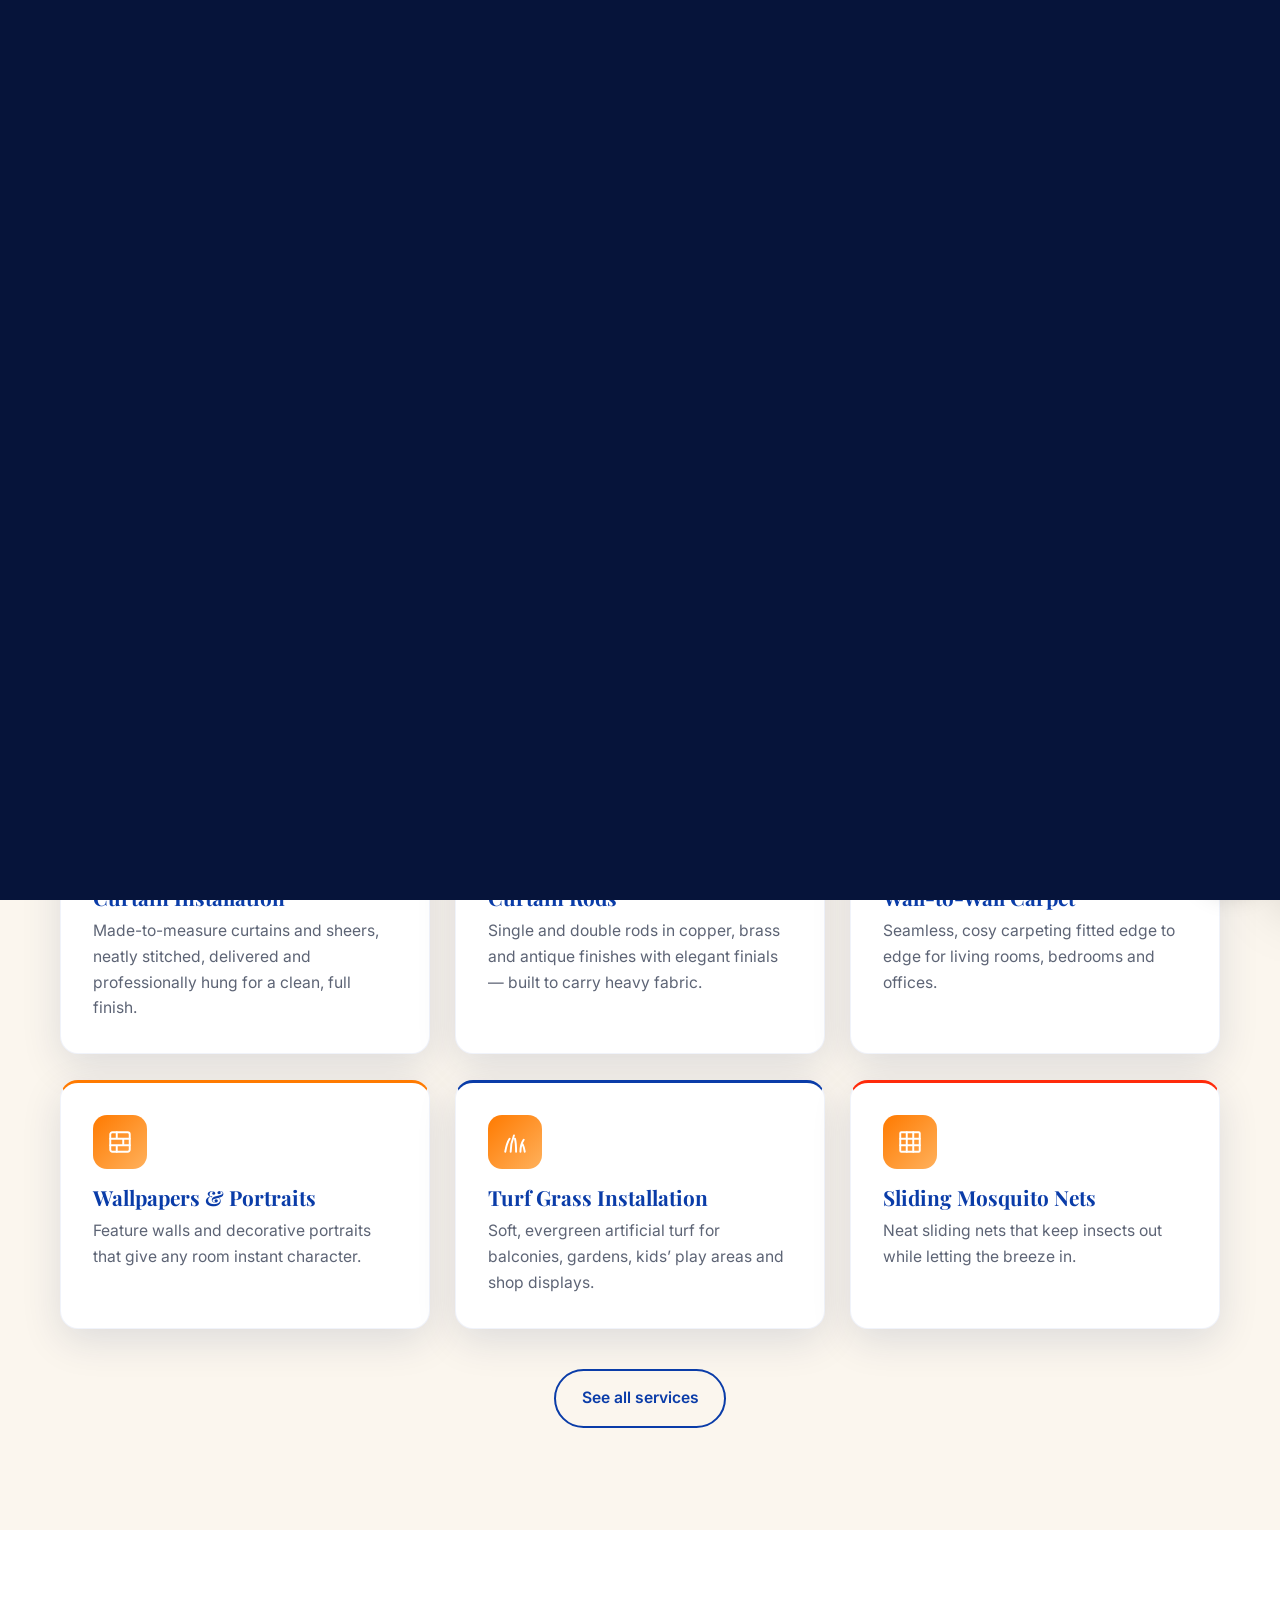
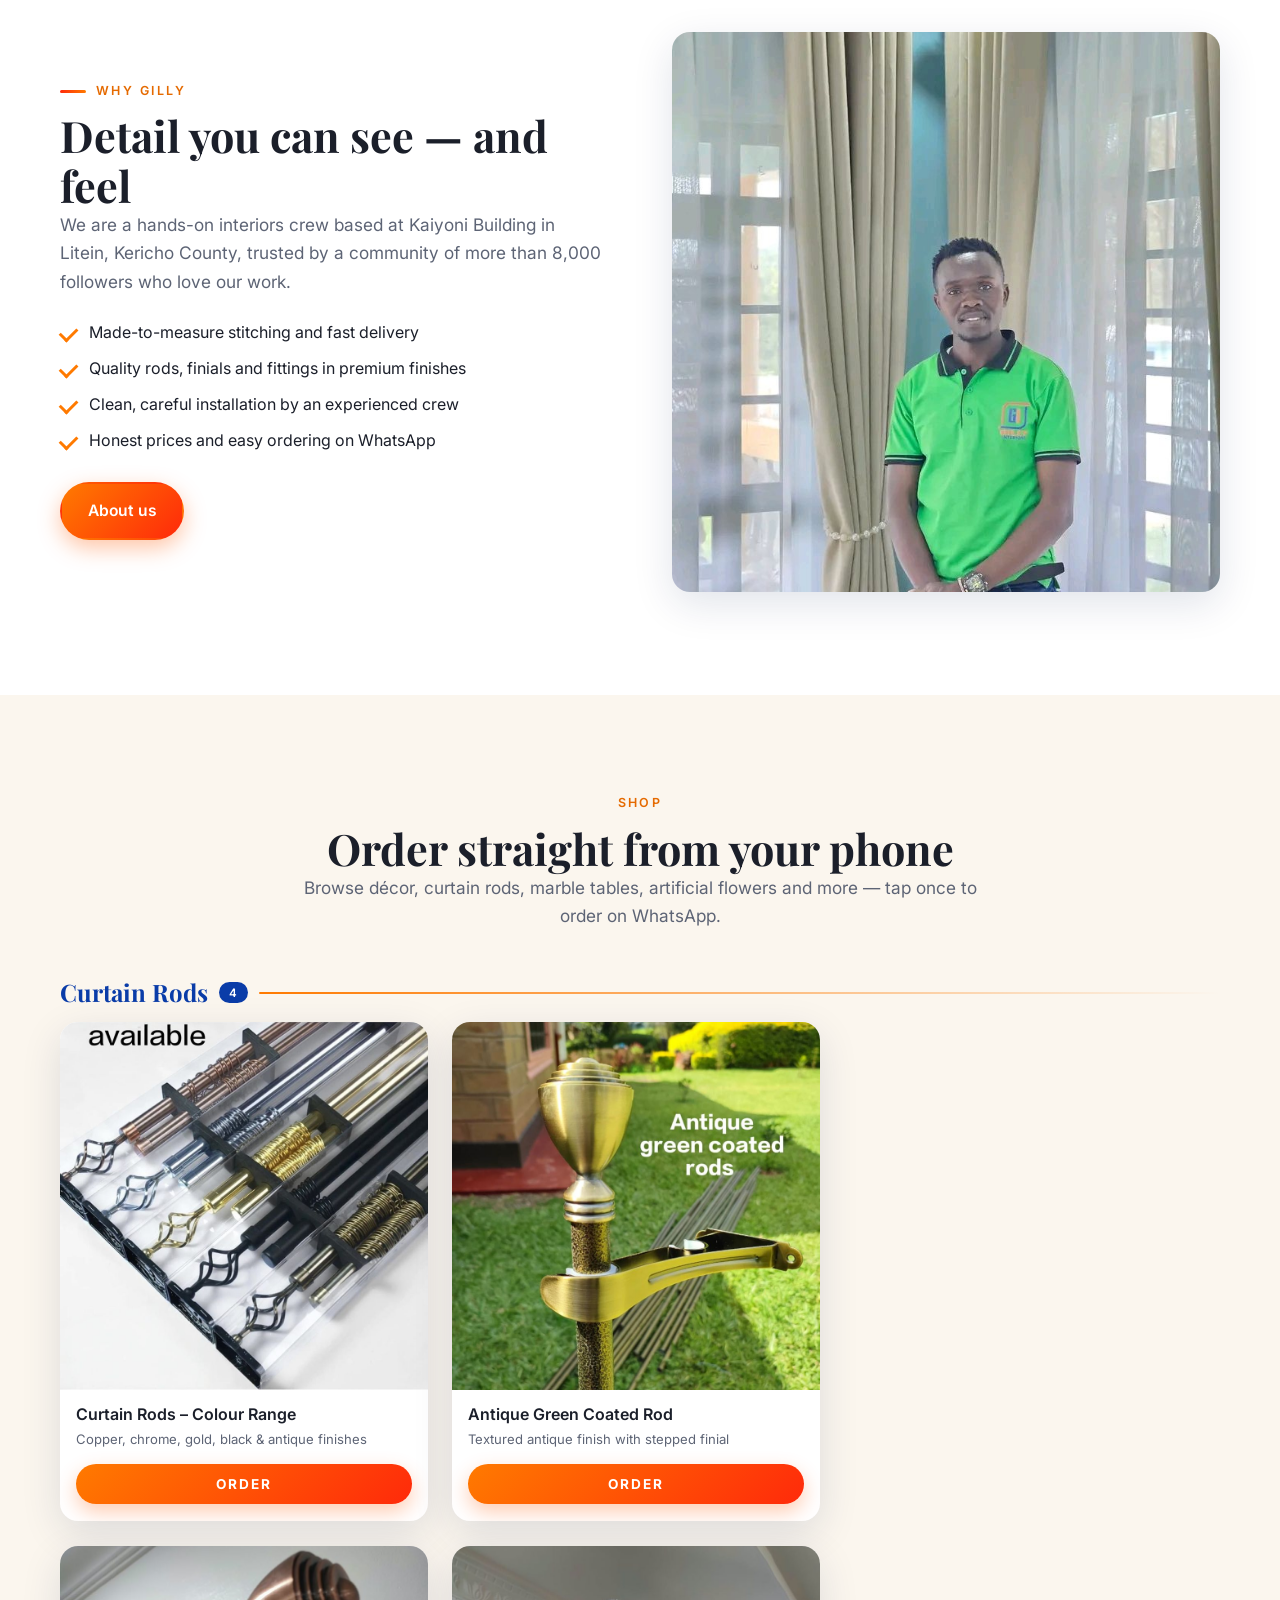
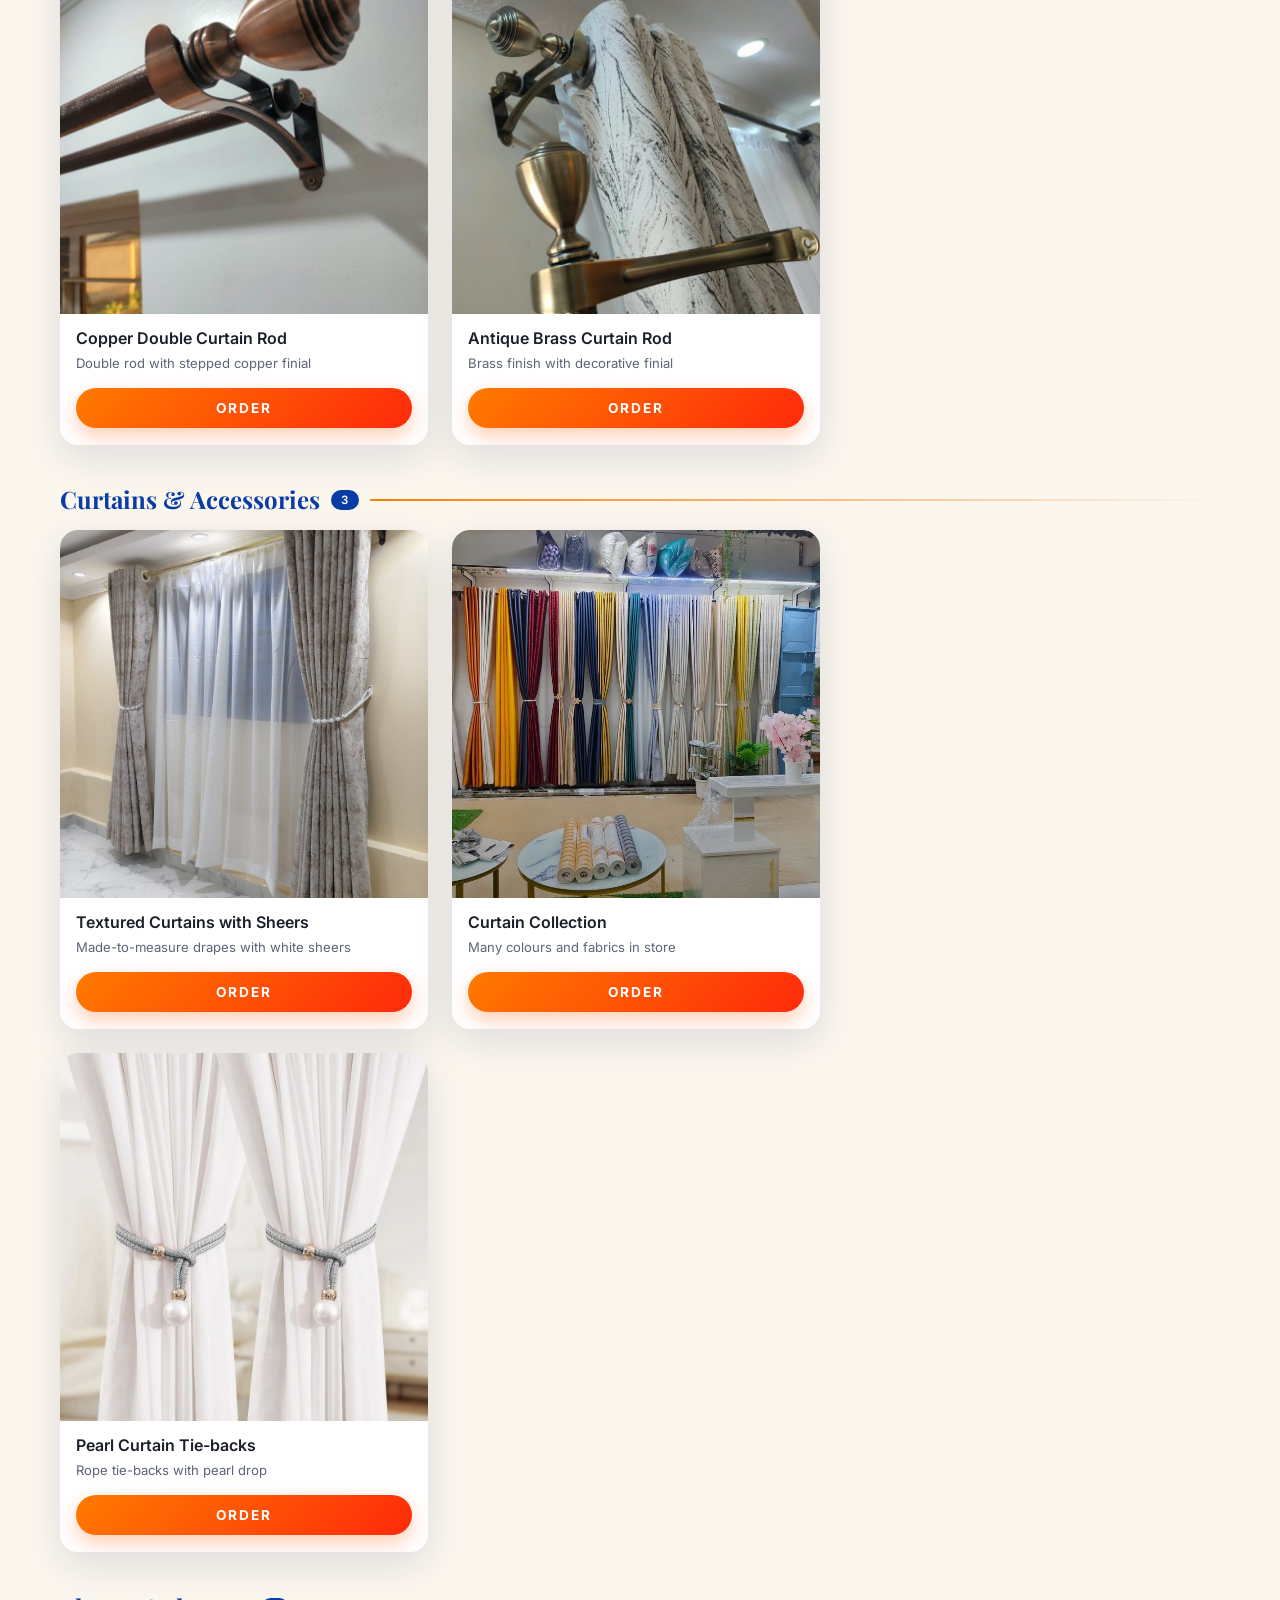
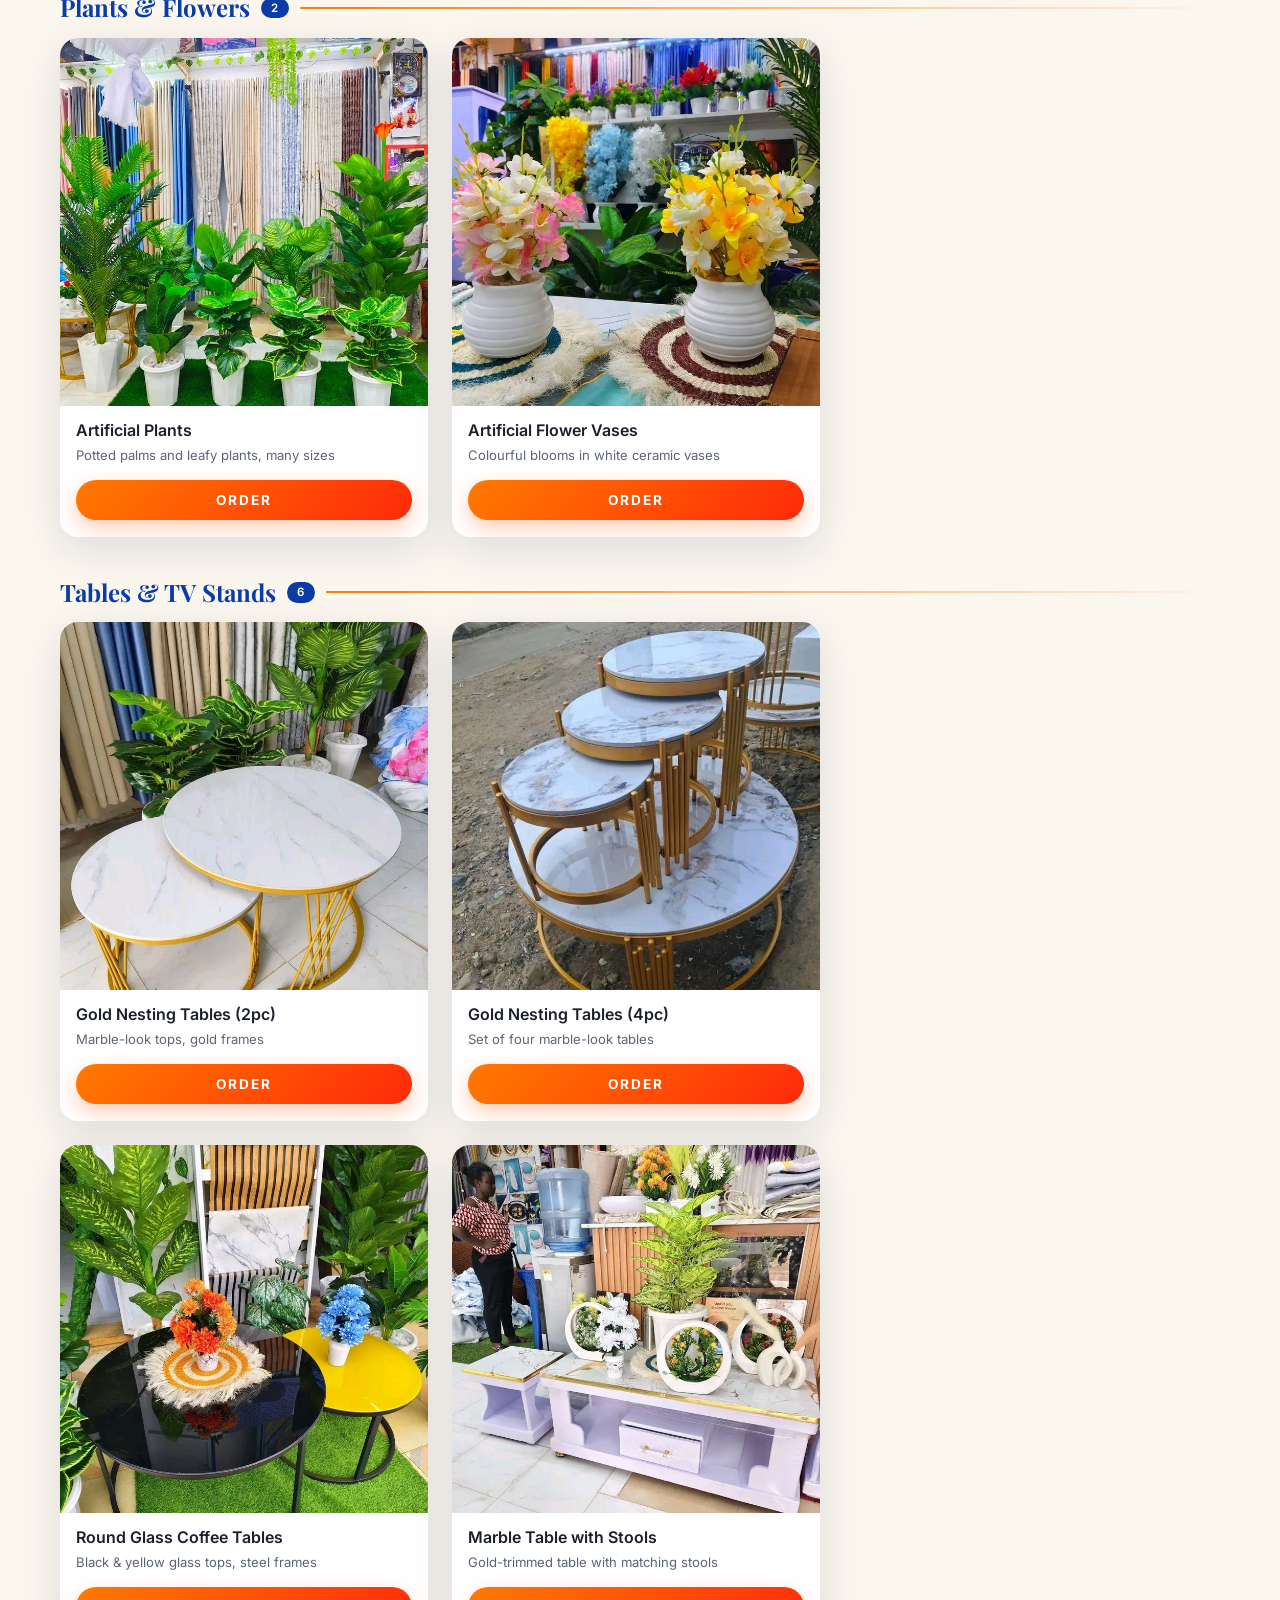
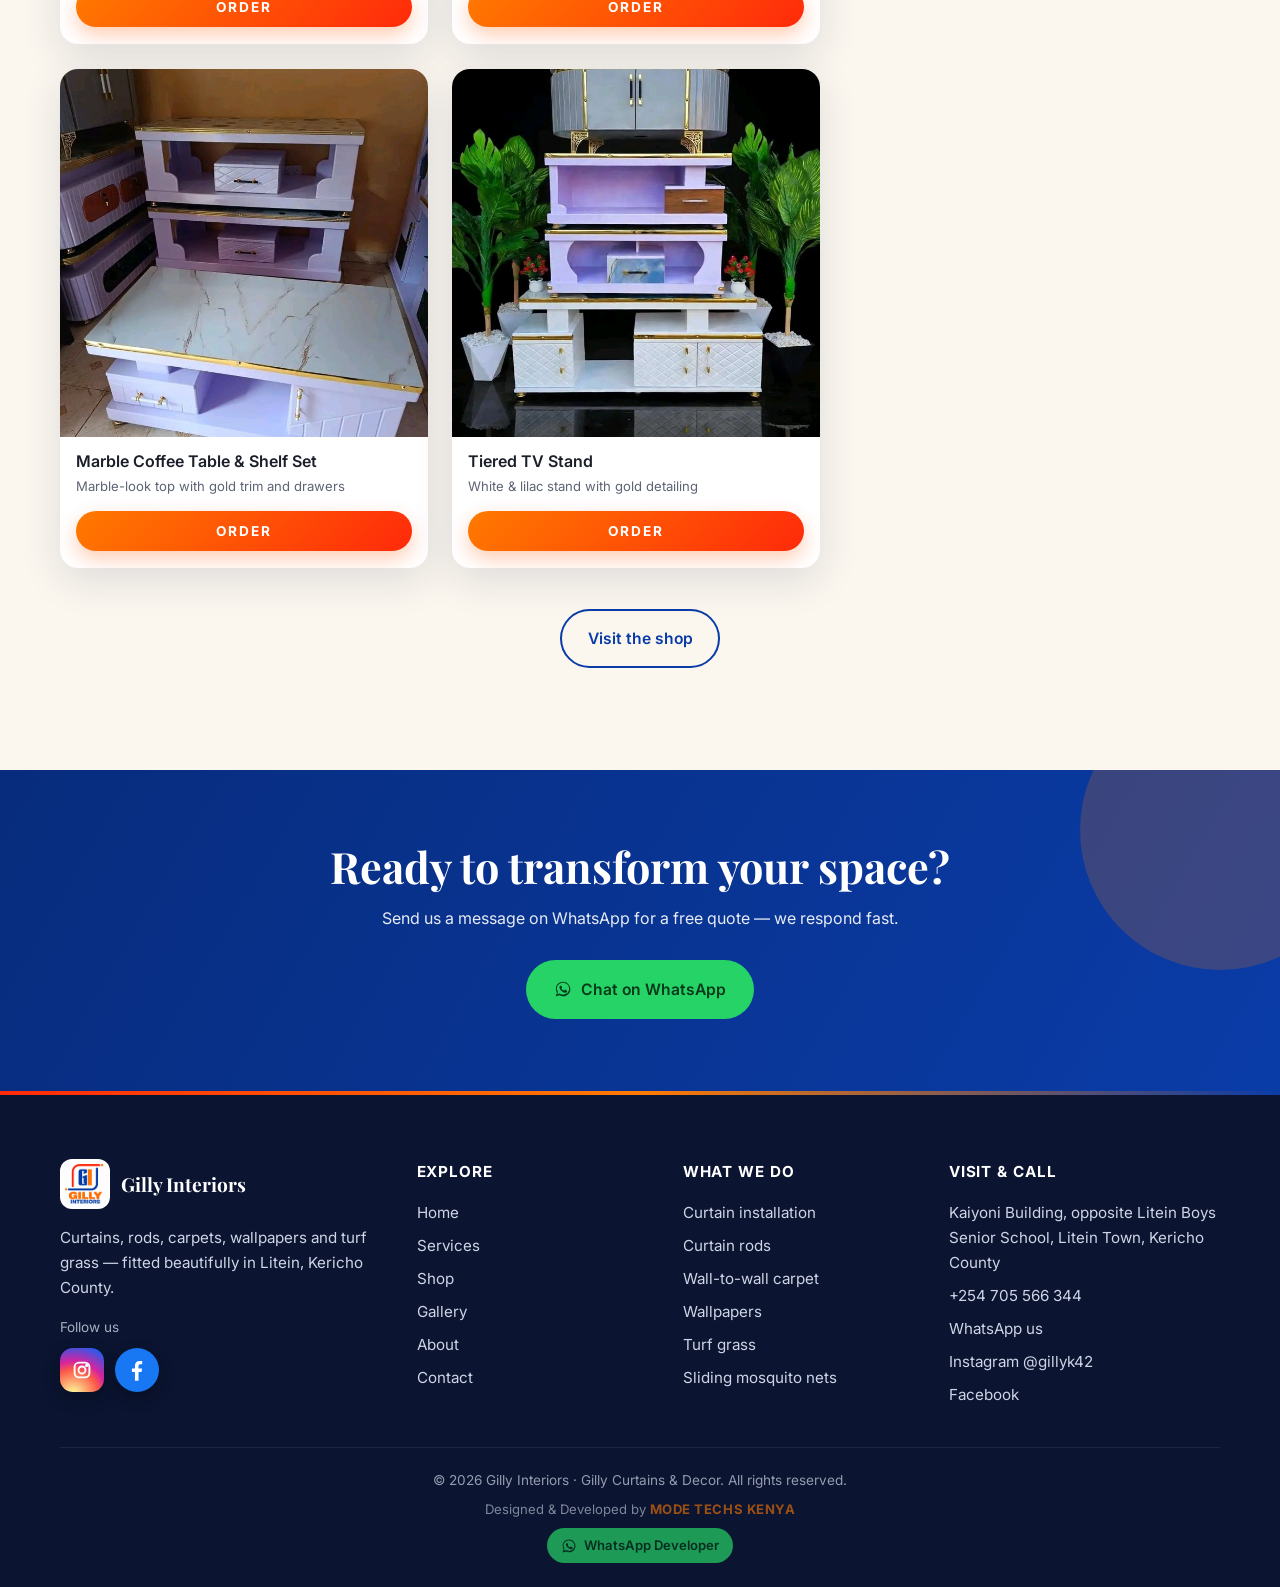
<file: index.html>
<!DOCTYPE html>
<html lang="en"><head>
<meta charset="utf-8"><meta name="viewport" content="width=device-width,initial-scale=1">
<title>Gilly Interiors | Curtains, Rods, Carpets & Décor in Litein, Kericho County</title>
<meta name="description" content="Gilly Interiors – curtain stitching & installation, curtain rods, wall-to-wall carpet, wallpapers, turf grass and sliding mosquito nets. Order online.">
<meta property="og:title" content="Gilly Interiors | Curtains, Rods, Carpets & Décor in Litein, Kericho County"><meta property="og:description" content="Gilly Interiors – curtain stitching & installation, curtain rods, wall-to-wall carpet, wallpapers, turf grass and sliding mosquito nets. Order online."><meta property="og:image" content="https://gillyinteriors.co.ke/img/logo.png"><meta property="og:image:secure_url" content="https://gillyinteriors.co.ke/img/logo.png"><meta property="og:image:type" content="image/png"><meta property="og:image:width" content="480"><meta property="og:image:height" content="480"><meta property="og:url" content="https://gillyinteriors.co.ke/"><meta property="og:site_name" content="Gilly Interiors"><meta name="twitter:card" content="summary"><meta name="twitter:image" content="https://gillyinteriors.co.ke/img/logo.png"><meta property="og:type" content="website">
<meta name="theme-color" content="#0a3ca8">
<link rel="icon" href="https://gillyinteriors.co.ke/favicon.ico" sizes="48x48"><link rel="icon" type="image/png" href="https://gillyinteriors.co.ke/img/favicon-96.png" sizes="96x96"><link rel="icon" type="image/png" href="https://gillyinteriors.co.ke/img/favicon-192.png" sizes="192x192"><link rel="apple-touch-icon" href="https://gillyinteriors.co.ke/img/apple-touch-icon.png">
<link rel="preconnect" href="https://fonts.googleapis.com"><link rel="preconnect" href="https://fonts.gstatic.com" crossorigin>
<link href="https://fonts.googleapis.com/css2?family=Inter:wght@400;500;600;700&family=Playfair+Display:ital,wght@0,600;0,700;1,600&display=swap" rel="stylesheet">
<link rel="stylesheet" href="./style.css">
<script type="application/ld+json">{"@context":"https://schema.org","@type":"HomeAndConstructionBusiness","name":"Gilly Interiors","image":"img/logo.png","telephone":"+254705566344","address":{"@type":"PostalAddress","streetAddress":"Kaiyoni Building, opposite Litein Boys Senior School","addressLocality":"Litein","addressRegion":"Kericho County","addressCountry":"KE"},"sameAs":["https://instagram.com/gillyk42","https://www.facebook.com/share/1J3zjnJ5XR/"]}</script>
<noscript><style>#loader{display:none!important}</style></noscript>
<link rel="preload" as="image" href="img/intro.jpg">
</head><body>
<div id="loader" aria-hidden="true"><div class="ld-half l"><div class="ld-img"></div></div><div class="ld-half r"><div class="ld-img"></div></div><div class="ld-ui"><div class="ld-bar"><i></i></div><span class="ld-txt">Dressing your space <b>0%</b></span></div></div>
<header class="site-header hero-top"><div class="container nav">
<a href="index.html" class="brand"><img decoding="async" src="img/logo.png" alt="Gilly Interiors logo"><span>Gilly Interiors</span></a>
<button class="burger" aria-label="Menu"><span></span><span></span><span></span></button>
<ul class="nav-links"><li><a href="index.html" class="active">Home</a></li><li><a href="services.html" class="">Services</a></li><li><a href="shop.html" class="">Shop</a></li><li><a href="gallery.html" class="">Gallery</a></li><li><a href="about.html" class="">About</a></li><li><a href="contact.html" class="">Contact</a></li><li><a class="btn btn-wa" style="color:#07391b!important" target="_blank" rel="noopener" href="https://wa.me/254705566344?text=Hello%20Gilly%20Interiors">WhatsApp Us</a></li><li class="nav-social"><div class="social"><a class="soc ig" href="https://instagram.com/gillyk42" target="_blank" rel="noopener" aria-label="Gilly Interiors on Instagram"><svg viewBox="0 0 24 24" fill="none" stroke="#fff" stroke-width="1.9"><rect x="4.6" y="4.6" width="14.8" height="14.8" rx="4.4"/><circle cx="12" cy="12" r="3.5"/><circle cx="16.6" cy="7.4" r=".6" fill="#fff"/></svg></a><a class="soc fb" href="https://www.facebook.com/share/1J3zjnJ5XR/" target="_blank" rel="noopener" aria-label="Gilly Interiors on Facebook"><svg viewBox="0 0 24 24" fill="#fff"><path d="M13.4 22v-8.2h2.8l.5-3.3h-3.3V8.4c0-.9.4-1.7 1.8-1.7h1.6V3.8s-1.3-.2-2.5-.2c-2.6 0-4.2 1.600-4.200 4.400v2.500H7.300v3.300h2.800V22z"/></svg></a></div></li></ul>
</div></header>
<section class="hero"><div class="slides"><div class="slide" data-src="img/sunlit-palms.jpg"></div><div class="slide" data-src="img/arched-corridor.jpg"></div><div class="slide" data-src="img/golden-arches.jpg"></div><div class="slide" data-src="img/teal-lounge.jpg"></div><div class="slide" data-src="img/sage-wall.jpg"></div><div class="slide" data-src="img/sunset-glow.jpg"></div><div class="slide" data-src="img/bright-living.jpg"></div><div class="slide" data-src="img/orange-accent.jpg"></div></div>
<div class="container hero-inner"><img decoding="async" class="hero-logo" src="img/logo.png" alt="Gilly Interiors logo">
<h1>Interiors that feel like <em>home</em></h1>
<p>Curtains, rods, carpets, wallpapers and turf grass — stitched, delivered and installed with care.</p>
<div class="hero-cta"><a class="btn btn-primary" href="services.html">Our Services</a><a class="btn btn-ghost" href="shop.html">Shop &amp; Order</a></div></div>
<span class="scroll-hint">Scroll</span><div class="dots"></div></section>
<div class="strip"><div class="container"><ul><li>Curtain stitching &amp; delivery</li><li>Professional installation</li><li>Order via WhatsApp</li><li>Serving from Litein, Kaiyoni Building Opposite Litein Boys Senior School</li></ul></div></div>
<section class="section"><div class="container"><div class="head center reveal"><span class="eyebrow">What we do</span><h2>Everything for a finished room</h2><p class="lead">From the first measurement to the last fold of fabric, one trusted team handles it all.</p></div>
<div class="grid g3"><div class="card reveal"><div class="ico"><svg viewBox="0 0 24 24"><path d="M3 4h18M5 4v16M19 4v16M5 8c3 2 4 6 3 12M19 8c-3 2-4 6-3 12M10 4c0 6 2 10 2 16M14 4c0 6-2 10-2 16"/></svg></div><h3>Curtain Installation</h3><p>Made-to-measure curtains and sheers, neatly stitched, delivered and professionally hung for a clean, full finish.</p></div><div class="card reveal"><div class="ico"><svg viewBox="0 0 24 24"><path d="M2 8h20M2 8v-2M22 8v-2M6 8v4M18 8v4M3 4h2M19 4h2"/><circle cx="3" cy="5" r="1.500"/><circle cx="21" cy="5" r="1.500"/></svg></div><h3>Curtain Rods</h3><p>Single and double rods in copper, brass and antique finishes with elegant finials — built to carry heavy fabric.</p></div><div class="card reveal"><div class="ico"><svg viewBox="0 0 24 24"><rect x="3" y="6" width="18" height="12" rx="1.500"/><path d="M3 10h18M3 14h18M7 6v12M17 6v12"/></svg></div><h3>Wall-to-Wall Carpet</h3><p>Seamless, cosy carpeting fitted edge to edge for living rooms, bedrooms and offices.</p></div><div class="card reveal"><div class="ico"><svg viewBox="0 0 24 24"><rect x="3" y="3" width="18" height="18" rx="2"/><path d="M3 9h18M3 15h18M9 3v6M15 9v6M9 15v6"/></svg></div><h3>Wallpapers & Portraits</h3><p>Feature walls and decorative portraits that give any room instant character.</p></div><div class="card reveal"><div class="ico"><svg viewBox="0 0 24 24"><path d="M3 21c1-6 2-9 4-12M8 21c0-6 1-10 3-15M13 21c0-5 0-8-1-12M17 21c0-5 1-8 3-11M21 21c-.5-3-1-5-2-7"/></svg></div><h3>Turf Grass Installation</h3><p>Soft, evergreen artificial turf for balconies, gardens, kids’ play areas and shop displays.</p></div><div class="card reveal"><div class="ico"><svg viewBox="0 0 24 24"><rect x="3" y="3" width="18" height="18" rx="1"/><path d="M3 9h18M3 15h18M9 3v18M15 3v18"/></svg></div><h3>Sliding Mosquito Nets</h3><p>Neat sliding nets that keep insects out while letting the breeze in.</p></div></div>
<div class="center reveal" style="margin-top:2.5rem"><a class="btn btn-outline" href="services.html">See all services</a></div></div></section>
<section class="section alt"><div class="container split"><div class="reveal"><span class="eyebrow">Why Gilly</span><h2>Detail you can see — and feel</h2>
<p class="lead">We are a hands-on interiors crew based at Kaiyoni Building in Litein, Kericho County, trusted by a community of more than 8,000 followers who love our work.</p>
<ul class="ticks"><li>Made-to-measure stitching and fast delivery</li><li>Quality rods, finials and fittings in premium finishes</li><li>Clean, careful installation by an experienced crew</li><li>Honest prices and easy ordering on WhatsApp</li></ul>
<a class="btn btn-primary" href="about.html">About us</a></div>
<div class="stack reveal"><img decoding="async" src="img/gilly-green.jpg" alt="Gilly Interiors team member beside installed curtains" loading="lazy"></div></div></section>
<section class="section"><div class="container"><div class="head center reveal"><span class="eyebrow">Shop</span><h2>Order straight from your phone</h2><p class="lead">Browse décor, curtain rods, marble tables, artificial flowers and more — tap once to order on WhatsApp.</p></div>
<div id="products" class="products" ></div><div class="center reveal" style="margin-top:2rem"><a class="btn btn-outline" href="shop.html">Visit the shop</a></div></div></section>
<section class="cta-band"><div class="container reveal"><h2>Ready to transform your space?</h2><p>Send us a message on WhatsApp for a free quote — we respond fast.</p><a class="btn btn-wa" target="_blank" rel="noopener" href="https://wa.me/254705566344?text=Hello%20Gilly%20Interiors%2C%20I%20would%20like%20a%20quote"><svg viewBox="0 0 32 32"><path d="M16 3C9 3 3.3 8.6 3.3 15.5c0 2.4.7 4.7 1.9 6.6L3 29l7.100-1.900c1.900 1 4 1.600 6.200 1.600 7 0 12.700-5.600 12.700-12.500S23 3 16 3zm0 22.800c-2 0-3.900-.6-5.500-1.600l-.4-.2-4.200 1.100 1.100-4.100-.3-.4a10.200 10.200 0 0 1-1.600-5.500C5.100 9.600 10 5.100 16 5.100s10.900 4.500 10.900 10.400S22 25.800 16 25.800zm6-7.700c-.3-.2-1.900-.9-2.200-1s-.5-.2-.7.200-.8 1-1 1.200-.4.200-.7.100a8.400 8.400 0 0 1-4.100-3.600c-.3-.6.300-.5.900-1.700.1-.2 0-.4 0-.5l-1-2.300c-.3-.6-.5-.5-.7-.5h-.6c-.2 0-.6.100-.9.400s-1.200 1.200-1.200 2.800 1.200 3.300 1.400 3.500 2.300 3.600 5.700 5c2.100.9 2.900 1 3.900.8.600-.1 1.900-.8 2.200-1.500s.3-1.400.2-1.500-.3-.2-.6-.4z"/></svg> Chat on WhatsApp</a></div></section><footer><div class="container"><div class="fgrid">
<div><div class="flogo"><img decoding="async" src="img/logo.png" alt=""><span>Gilly Interiors</span></div><p style="max-width:32ch;font-size:.95rem">Curtains, rods, carpets, wallpapers and turf grass — fitted beautifully in Litein, Kericho County.</p><p style="margin-top:1rem;font-size:.85rem;opacity:.8">Follow us</p><div class="social"><a class="soc ig" href="https://instagram.com/gillyk42" target="_blank" rel="noopener" aria-label="Gilly Interiors on Instagram"><svg viewBox="0 0 24 24" fill="none" stroke="#fff" stroke-width="1.9"><rect x="4.6" y="4.6" width="14.8" height="14.8" rx="4.4"/><circle cx="12" cy="12" r="3.5"/><circle cx="16.6" cy="7.4" r=".6" fill="#fff"/></svg></a><a class="soc fb" href="https://www.facebook.com/share/1J3zjnJ5XR/" target="_blank" rel="noopener" aria-label="Gilly Interiors on Facebook"><svg viewBox="0 0 24 24" fill="#fff"><path d="M13.4 22v-8.2h2.8l.5-3.3h-3.3V8.4c0-.9.4-1.7 1.8-1.7h1.6V3.8s-1.3-.2-2.5-.2c-2.6 0-4.2 1.600-4.200 4.400v2.500H7.300v3.300h2.800V22z"/></svg></a></div></div>
<div><h4>EXPLORE</h4><ul><li><a href="index.html">Home</a></li><li><a href="services.html">Services</a></li><li><a href="shop.html">Shop</a></li><li><a href="gallery.html">Gallery</a></li><li><a href="about.html">About</a></li><li><a href="contact.html">Contact</a></li></ul></div>
<div><h4>WHAT WE DO</h4><ul><li>Curtain installation</li><li>Curtain rods</li><li>Wall-to-wall carpet</li><li>Wallpapers</li><li>Turf grass</li><li>Sliding mosquito nets</li></ul></div>
<div><h4>VISIT &amp; CALL</h4><ul><li>Kaiyoni Building, opposite Litein Boys Senior School, Litein Town, Kericho County</li><li><a href="tel:+254705566344">+254 705 566 344</a></li><li><a href="https://wa.me/254705566344" target="_blank" rel="noopener">WhatsApp us</a></li><li><a href="https://www.instagram.com/gillyk42" target="_blank" rel="noopener">Instagram @gillyk42</a></li><li><a href="https://www.facebook.com/share/1J3zjnJ5XR/" target="_blank" rel="noopener">Facebook</a></li></ul></div>
</div><div class="copy">© 2026 Gilly Interiors · Gilly Curtains &amp; Decor. All rights reserved.<br><span class="credit">Designed &amp; Developed by <strong>MODE TECHS KENYA</strong></span><br><a class="dev-wa" href="https://wa.me/254141116200?text=Hello%20MODE%20TECHS%20KENYA%2C%20I%20saw%20your%20work%20on%20the%20Gilly%20Interiors%20website." target="_blank" rel="noopener" aria-label="WhatsApp the developer"><svg viewBox="0 0 32 32" aria-hidden="true"><path d="M16 3C9 3 3.3 8.6 3.3 15.5c0 2.4.7 4.7 1.9 6.6L3 29l7.100-1.900c1.900 1 4 1.600 6.200 1.600 7 0 12.700-5.600 12.700-12.500S23 3 16 3zm0 22.800c-2 0-3.900-.6-5.500-1.600l-.4-.2-4.200 1.100 1.100-4.100-.3-.4a10.200 10.200 0 0 1-1.600-5.500C5.100 9.600 10 5.100 16 5.100s10.900 4.500 10.900 10.400S22 25.800 16 25.800zm6-7.700c-.3-.2-1.900-.9-2.200-1s-.5-.2-.7.200-.8 1-1 1.200-.4.200-.7.100a8.400 8.400 0 0 1-4.100-3.600c-.3-.6.300-.5.900-1.700.1-.2 0-.4 0-.5l-1-2.300c-.3-.6-.5-.5-.7-.5h-.6c-.2 0-.6.100-.9.400s-1.200 1.200-1.200 2.800 1.200 3.300 1.400 3.500 2.300 3.600 5.700 5c2.100.9 2.900 1 3.900.8.600-.1 1.900-.8 2.200-1.500s.3-1.400.2-1.500-.3-.2-.6-.4z"/></svg>WhatsApp Developer</a></div></div></footer>
<a class="wa-float" aria-label="Chat on WhatsApp" target="_blank" rel="noopener" href="https://wa.me/254705566344?text=Hello%20Gilly%20Interiors"><svg viewBox="0 0 32 32"><path d="M16 3C9 3 3.3 8.6 3.3 15.5c0 2.4.7 4.7 1.9 6.6L3 29l7.100-1.900c1.900 1 4 1.600 6.200 1.600 7 0 12.700-5.600 12.700-12.500S23 3 16 3zm0 22.800c-2 0-3.900-.6-5.500-1.600l-.4-.2-4.200 1.100 1.100-4.100-.3-.4a10.200 10.200 0 0 1-1.600-5.500C5.100 9.600 10 5.100 16 5.100s10.900 4.500 10.900 10.400S22 25.800 16 25.800zm6-7.700c-.3-.2-1.900-.9-2.200-1s-.5-.2-.7.200-.8 1-1 1.200-.4.200-.7.100a8.400 8.400 0 0 1-4.100-3.600c-.3-.6.300-.5.900-1.700.1-.2 0-.4 0-.5l-1-2.300c-.3-.6-.5-.5-.7-.5h-.6c-.2 0-.6.100-.9.400s-1.200 1.200-1.200 2.800 1.200 3.300 1.400 3.500 2.300 3.600 5.700 5c2.100.9 2.900 1 3.900.8.600-.1 1.900-.8 2.200-1.500s.3-1.400.2-1.500-.3-.2-.6-.4z"/></svg></a>
<script src="./products.js?v=20261018"></script><script src="./live.js?v=20261018"></script>
</body></html>
</file>
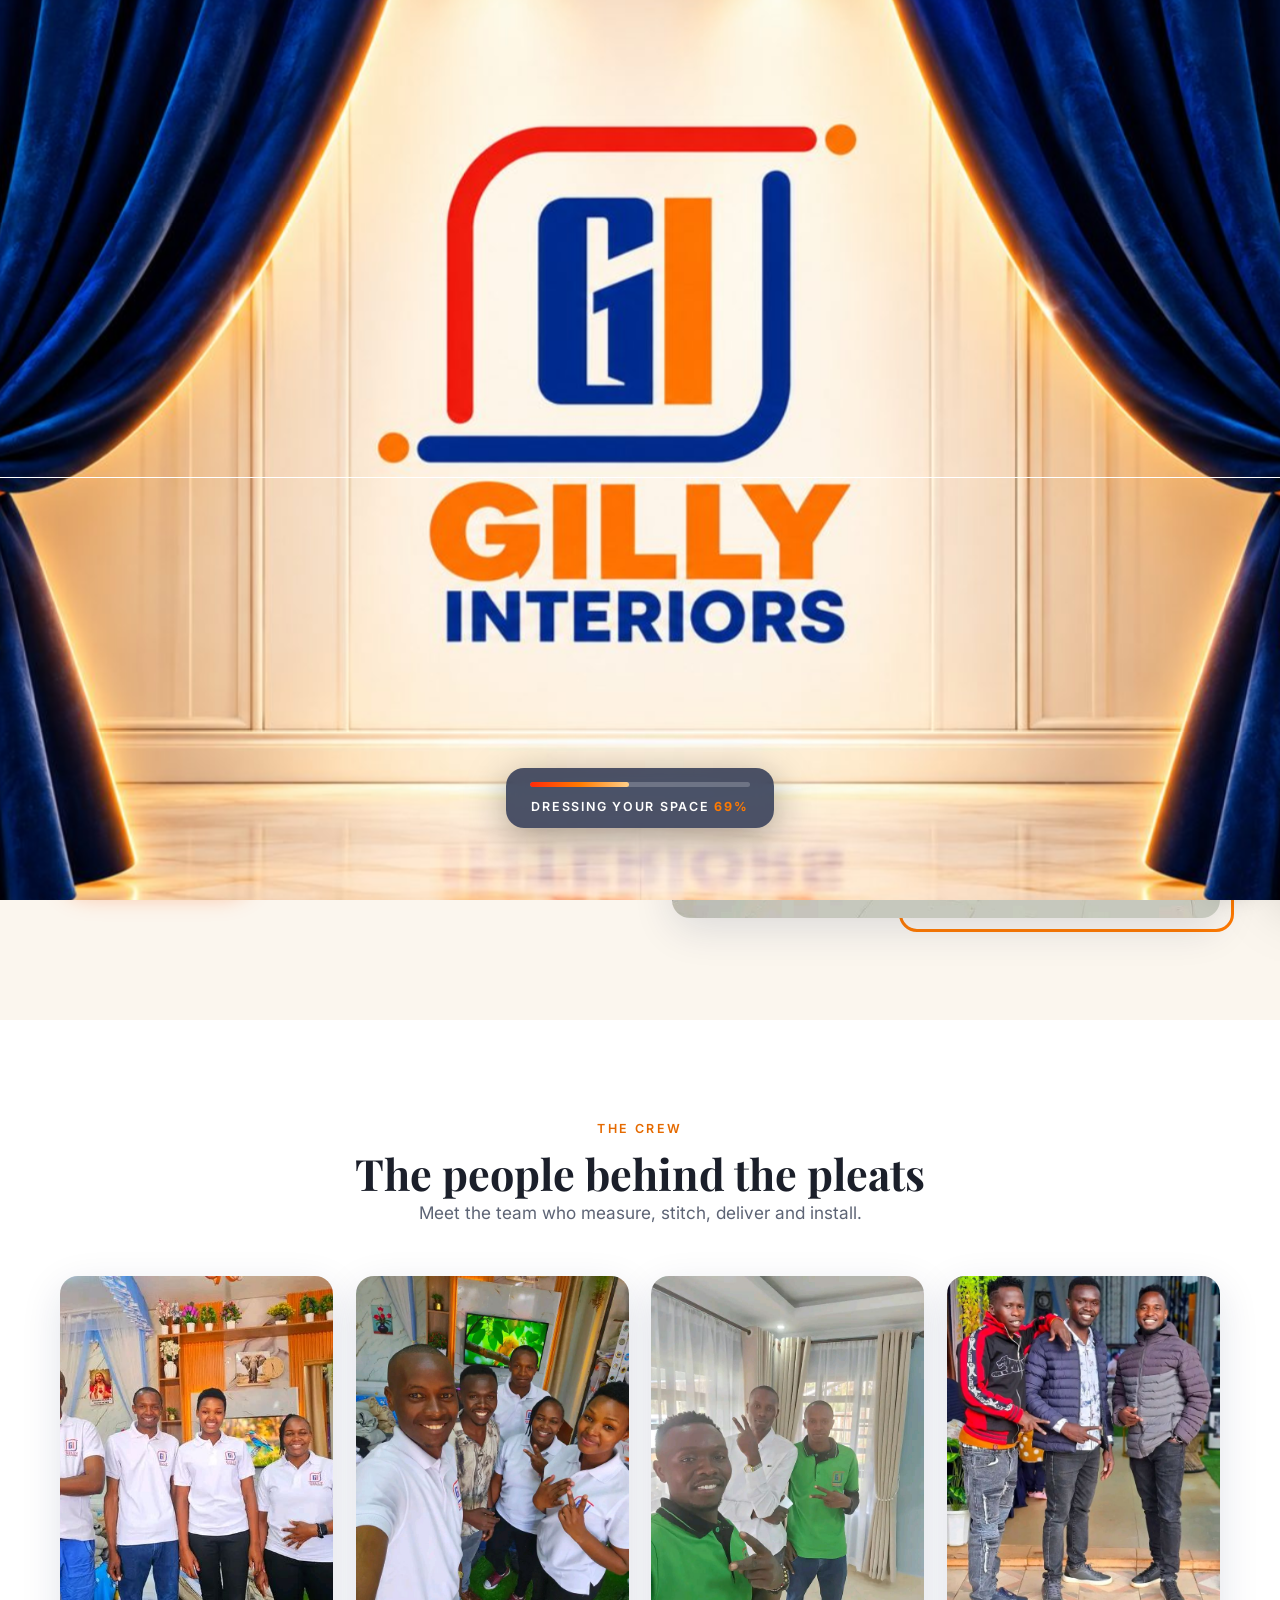
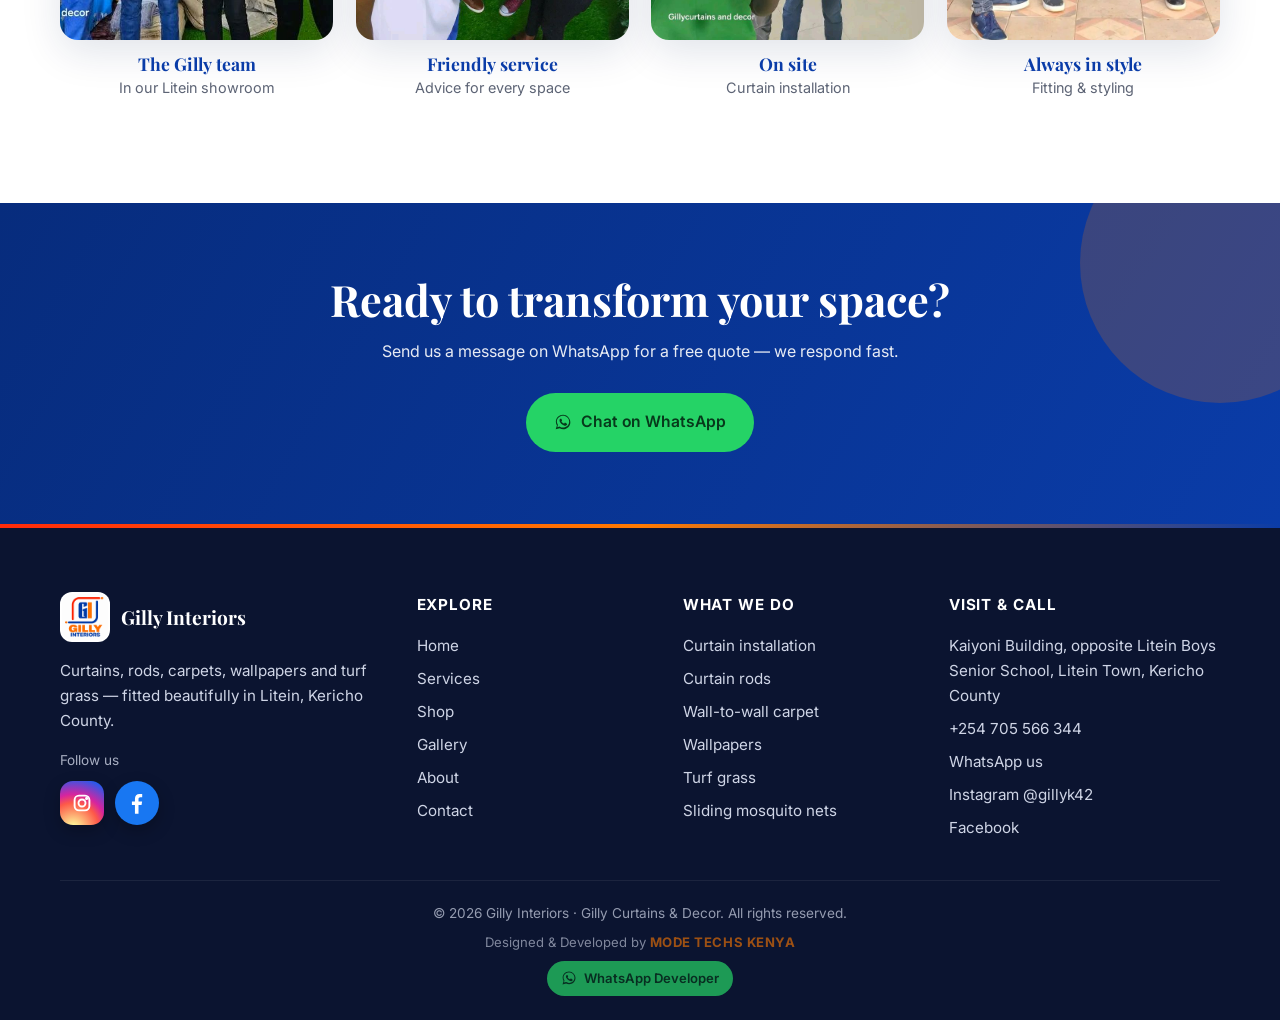
<file: about.html>
<!DOCTYPE html>
<html lang="en"><head>
<meta charset="utf-8"><meta name="viewport" content="width=device-width,initial-scale=1">
<title>About | Gilly Interiors</title>
<meta name="description" content="Meet the Gilly Interiors team – curtain, rod, carpet and décor specialists in Litein, Kericho County.">
<meta property="og:title" content="About | Gilly Interiors"><meta property="og:description" content="Meet the Gilly Interiors team – curtain, rod, carpet and décor specialists in Litein, Kericho County."><meta property="og:image" content="https://gillyinteriors.co.ke/img/logo.png"><meta property="og:image:secure_url" content="https://gillyinteriors.co.ke/img/logo.png"><meta property="og:image:type" content="image/png"><meta property="og:image:width" content="480"><meta property="og:image:height" content="480"><meta property="og:url" content="https://gillyinteriors.co.ke/about"><meta property="og:site_name" content="Gilly Interiors"><meta name="twitter:card" content="summary"><meta name="twitter:image" content="https://gillyinteriors.co.ke/img/logo.png"><meta property="og:type" content="website">
<meta name="theme-color" content="#0a3ca8">
<link rel="icon" href="https://gillyinteriors.co.ke/favicon.ico" sizes="48x48"><link rel="icon" type="image/png" href="https://gillyinteriors.co.ke/img/favicon-96.png" sizes="96x96"><link rel="icon" type="image/png" href="https://gillyinteriors.co.ke/img/favicon-192.png" sizes="192x192"><link rel="apple-touch-icon" href="https://gillyinteriors.co.ke/img/apple-touch-icon.png">
<link rel="preconnect" href="https://fonts.googleapis.com"><link rel="preconnect" href="https://fonts.gstatic.com" crossorigin>
<link href="https://fonts.googleapis.com/css2?family=Inter:wght@400;500;600;700&family=Playfair+Display:ital,wght@0,600;0,700;1,600&display=swap" rel="stylesheet">
<link rel="stylesheet" href="./style.css">
<script type="application/ld+json">{"@context":"https://schema.org","@type":"HomeAndConstructionBusiness","name":"Gilly Interiors","image":"img/logo.png","telephone":"+254705566344","address":{"@type":"PostalAddress","streetAddress":"Kaiyoni Building, opposite Litein Boys Senior School","addressLocality":"Litein","addressRegion":"Kericho County","addressCountry":"KE"},"sameAs":["https://instagram.com/gillyk42","https://www.facebook.com/share/1J3zjnJ5XR/"]}</script>
<noscript><style>#loader{display:none!important}</style></noscript>
<link rel="preload" as="image" href="img/intro.jpg">
</head><body>
<div id="loader" aria-hidden="true"><div class="ld-half l"><div class="ld-img"></div></div><div class="ld-half r"><div class="ld-img"></div></div><div class="ld-ui"><div class="ld-bar"><i></i></div><span class="ld-txt">Dressing your space <b>0%</b></span></div></div>
<header class="site-header"><div class="container nav">
<a href="index.html" class="brand"><img decoding="async" src="img/logo.png" alt="Gilly Interiors logo"><span>Gilly Interiors</span></a>
<button class="burger" aria-label="Menu"><span></span><span></span><span></span></button>
<ul class="nav-links"><li><a href="index.html" class="">Home</a></li><li><a href="services.html" class="">Services</a></li><li><a href="shop.html" class="">Shop</a></li><li><a href="gallery.html" class="">Gallery</a></li><li><a href="about.html" class="active">About</a></li><li><a href="contact.html" class="">Contact</a></li><li><a class="btn btn-wa" style="color:#07391b!important" target="_blank" rel="noopener" href="https://wa.me/254705566344?text=Hello%20Gilly%20Interiors">WhatsApp Us</a></li><li class="nav-social"><div class="social"><a class="soc ig" href="https://instagram.com/gillyk42" target="_blank" rel="noopener" aria-label="Gilly Interiors on Instagram"><svg viewBox="0 0 24 24" fill="none" stroke="#fff" stroke-width="1.9"><rect x="4.6" y="4.6" width="14.8" height="14.8" rx="4.4"/><circle cx="12" cy="12" r="3.5"/><circle cx="16.6" cy="7.4" r=".6" fill="#fff"/></svg></a><a class="soc fb" href="https://www.facebook.com/share/1J3zjnJ5XR/" target="_blank" rel="noopener" aria-label="Gilly Interiors on Facebook"><svg viewBox="0 0 24 24" fill="#fff"><path d="M13.4 22v-8.2h2.8l.5-3.3h-3.3V8.4c0-.9.4-1.7 1.8-1.7h1.6V3.8s-1.3-.2-2.5-.2c-2.6 0-4.2 1.600-4.200 4.400v2.500H7.300v3.300h2.800V22z"/></svg></a></div></li></ul>
</div></header>
<section class="page-hero"><div class="slides"><div class="slide" data-src="img/arched-corridor.jpg"></div><div class="slide" data-src="img/sunlit-palms.jpg"></div><div class="slide" data-src="img/teal-lounge.jpg"></div></div><div class="container"><h1>About Gilly Interiors</h1><p>A small crew with a big eye for detail.</p></div></section><section class="section"><div class="container split"><div class="reveal"><span class="eyebrow">Our story</span><h2>Curtains and décor, done properly</h2>
<p class="lead">Gilly Interiors (also known as Gilly Curtains &amp; Decor) started with a simple idea: beautiful interiors should be easy to order and perfectly fitted. Today we stitch and deliver curtains, supply and install rods, carpets, wallpapers and turf grass, and stock décor pieces for homes, offices and shops.</p>
<ul class="ticks"><li>Based at Kaiyoni Building, opposite Litein Boys Senior School</li><li>Serving from Litein, Kaiyoni Building Opposite Litein Boys Senior School</li><li>8,000+ followers and growing on Facebook</li></ul><a class="btn btn-primary" href="contact.html">Visit or contact us</a></div>
<div class="stack reveal"><img decoding="async" src="img/gilly-blue.jpg" alt="Gilly Interiors team member in front of freshly installed curtains" loading="lazy"></div></div></section>
<section class="section alt"><div class="container"><div class="head center reveal"><span class="eyebrow">The crew</span><h2>The people behind the pleats</h2><p class="lead">Meet the team who measure, stitch, deliver and install.</p></div>
<div class="crew"><div class="person reveal"><img decoding="async" src="img/crew-2.jpg" alt="Gilly Interiors team" loading="lazy"><h3>The Gilly team</h3><span>In our Litein showroom</span></div><div class="person reveal"><img decoding="async" src="img/crew-1.jpg" alt="Gilly Interiors team" loading="lazy"><h3>Friendly service</h3><span>Advice for every space</span></div><div class="person reveal"><img decoding="async" src="img/crew-3.jpg" alt="Gilly Interiors team" loading="lazy"><h3>On site</h3><span>Curtain installation</span></div><div class="person reveal"><img decoding="async" src="img/crew-4.jpg" alt="Gilly Interiors team" loading="lazy"><h3>Always in style</h3><span>Fitting &amp; styling</span></div></div></div></section><section class="cta-band"><div class="container reveal"><h2>Ready to transform your space?</h2><p>Send us a message on WhatsApp for a free quote — we respond fast.</p><a class="btn btn-wa" target="_blank" rel="noopener" href="https://wa.me/254705566344?text=Hello%20Gilly%20Interiors%2C%20I%20would%20like%20a%20quote"><svg viewBox="0 0 32 32"><path d="M16 3C9 3 3.3 8.6 3.3 15.5c0 2.4.7 4.7 1.9 6.6L3 29l7.100-1.900c1.900 1 4 1.600 6.200 1.600 7 0 12.700-5.600 12.700-12.500S23 3 16 3zm0 22.800c-2 0-3.900-.6-5.500-1.600l-.4-.2-4.200 1.100 1.100-4.100-.3-.4a10.200 10.200 0 0 1-1.600-5.500C5.100 9.600 10 5.100 16 5.100s10.900 4.500 10.900 10.400S22 25.800 16 25.800zm6-7.700c-.3-.2-1.900-.9-2.200-1s-.5-.2-.7.200-.8 1-1 1.200-.4.200-.7.100a8.400 8.400 0 0 1-4.100-3.600c-.3-.6.300-.5.900-1.700.1-.2 0-.4 0-.5l-1-2.300c-.3-.6-.5-.5-.7-.5h-.6c-.2 0-.6.100-.9.400s-1.200 1.200-1.200 2.800 1.200 3.300 1.400 3.500 2.300 3.600 5.700 5c2.100.9 2.900 1 3.900.8.600-.1 1.900-.8 2.200-1.500s.3-1.400.2-1.500-.3-.2-.6-.4z"/></svg> Chat on WhatsApp</a></div></section><footer><div class="container"><div class="fgrid">
<div><div class="flogo"><img decoding="async" src="img/logo.png" alt=""><span>Gilly Interiors</span></div><p style="max-width:32ch;font-size:.95rem">Curtains, rods, carpets, wallpapers and turf grass — fitted beautifully in Litein, Kericho County.</p><p style="margin-top:1rem;font-size:.85rem;opacity:.8">Follow us</p><div class="social"><a class="soc ig" href="https://instagram.com/gillyk42" target="_blank" rel="noopener" aria-label="Gilly Interiors on Instagram"><svg viewBox="0 0 24 24" fill="none" stroke="#fff" stroke-width="1.9"><rect x="4.6" y="4.6" width="14.8" height="14.8" rx="4.4"/><circle cx="12" cy="12" r="3.5"/><circle cx="16.6" cy="7.4" r=".6" fill="#fff"/></svg></a><a class="soc fb" href="https://www.facebook.com/share/1J3zjnJ5XR/" target="_blank" rel="noopener" aria-label="Gilly Interiors on Facebook"><svg viewBox="0 0 24 24" fill="#fff"><path d="M13.4 22v-8.2h2.8l.5-3.3h-3.3V8.4c0-.9.4-1.7 1.8-1.7h1.6V3.8s-1.3-.2-2.5-.2c-2.6 0-4.2 1.600-4.200 4.400v2.500H7.300v3.300h2.800V22z"/></svg></a></div></div>
<div><h4>EXPLORE</h4><ul><li><a href="index.html">Home</a></li><li><a href="services.html">Services</a></li><li><a href="shop.html">Shop</a></li><li><a href="gallery.html">Gallery</a></li><li><a href="about.html">About</a></li><li><a href="contact.html">Contact</a></li></ul></div>
<div><h4>WHAT WE DO</h4><ul><li>Curtain installation</li><li>Curtain rods</li><li>Wall-to-wall carpet</li><li>Wallpapers</li><li>Turf grass</li><li>Sliding mosquito nets</li></ul></div>
<div><h4>VISIT &amp; CALL</h4><ul><li>Kaiyoni Building, opposite Litein Boys Senior School, Litein Town, Kericho County</li><li><a href="tel:+254705566344">+254 705 566 344</a></li><li><a href="https://wa.me/254705566344" target="_blank" rel="noopener">WhatsApp us</a></li><li><a href="https://www.instagram.com/gillyk42" target="_blank" rel="noopener">Instagram @gillyk42</a></li><li><a href="https://www.facebook.com/share/1J3zjnJ5XR/" target="_blank" rel="noopener">Facebook</a></li></ul></div>
</div><div class="copy">© 2026 Gilly Interiors · Gilly Curtains &amp; Decor. All rights reserved.<br><span class="credit">Designed &amp; Developed by <strong>MODE TECHS KENYA</strong></span><br><a class="dev-wa" href="https://wa.me/254141116200?text=Hello%20MODE%20TECHS%20KENYA%2C%20I%20saw%20your%20work%20on%20the%20Gilly%20Interiors%20website." target="_blank" rel="noopener" aria-label="WhatsApp the developer"><svg viewBox="0 0 32 32" aria-hidden="true"><path d="M16 3C9 3 3.3 8.6 3.3 15.5c0 2.4.7 4.7 1.9 6.6L3 29l7.100-1.900c1.900 1 4 1.600 6.200 1.600 7 0 12.700-5.600 12.700-12.500S23 3 16 3zm0 22.800c-2 0-3.900-.6-5.500-1.600l-.4-.2-4.200 1.100 1.100-4.100-.3-.4a10.200 10.200 0 0 1-1.600-5.500C5.100 9.600 10 5.100 16 5.100s10.900 4.500 10.900 10.400S22 25.800 16 25.800zm6-7.700c-.3-.2-1.900-.9-2.200-1s-.5-.2-.7.200-.8 1-1 1.200-.4.200-.7.100a8.400 8.400 0 0 1-4.100-3.600c-.3-.6.300-.5.900-1.700.1-.2 0-.4 0-.5l-1-2.300c-.3-.6-.5-.5-.7-.5h-.6c-.2 0-.6.100-.9.400s-1.200 1.200-1.200 2.800 1.200 3.300 1.400 3.500 2.300 3.600 5.700 5c2.100.9 2.900 1 3.900.8.600-.1 1.900-.8 2.200-1.500s.3-1.400.2-1.500-.3-.2-.6-.4z"/></svg>WhatsApp Developer</a></div></div></footer>
<a class="wa-float" aria-label="Chat on WhatsApp" target="_blank" rel="noopener" href="https://wa.me/254705566344?text=Hello%20Gilly%20Interiors"><svg viewBox="0 0 32 32"><path d="M16 3C9 3 3.3 8.6 3.3 15.5c0 2.4.7 4.7 1.9 6.6L3 29l7.100-1.900c1.900 1 4 1.600 6.200 1.600 7 0 12.700-5.600 12.700-12.500S23 3 16 3zm0 22.800c-2 0-3.900-.6-5.500-1.600l-.4-.2-4.200 1.100 1.100-4.100-.3-.4a10.200 10.200 0 0 1-1.600-5.500C5.100 9.600 10 5.100 16 5.100s10.900 4.500 10.900 10.400S22 25.800 16 25.800zm6-7.700c-.3-.2-1.900-.9-2.200-1s-.5-.2-.7.200-.8 1-1 1.200-.4.200-.7.100a8.400 8.400 0 0 1-4.100-3.600c-.3-.6.300-.5.900-1.700.1-.2 0-.4 0-.5l-1-2.300c-.3-.6-.5-.5-.7-.5h-.6c-.2 0-.6.100-.9.400s-1.200 1.200-1.200 2.800 1.200 3.300 1.400 3.500 2.300 3.600 5.700 5c2.100.9 2.900 1 3.900.8.600-.1 1.900-.8 2.200-1.500s.3-1.400.2-1.500-.3-.2-.6-.4z"/></svg></a>
<script src="./products.js?v=20261018"></script><script src="./live.js?v=20261018"></script>
</body></html>
</file>
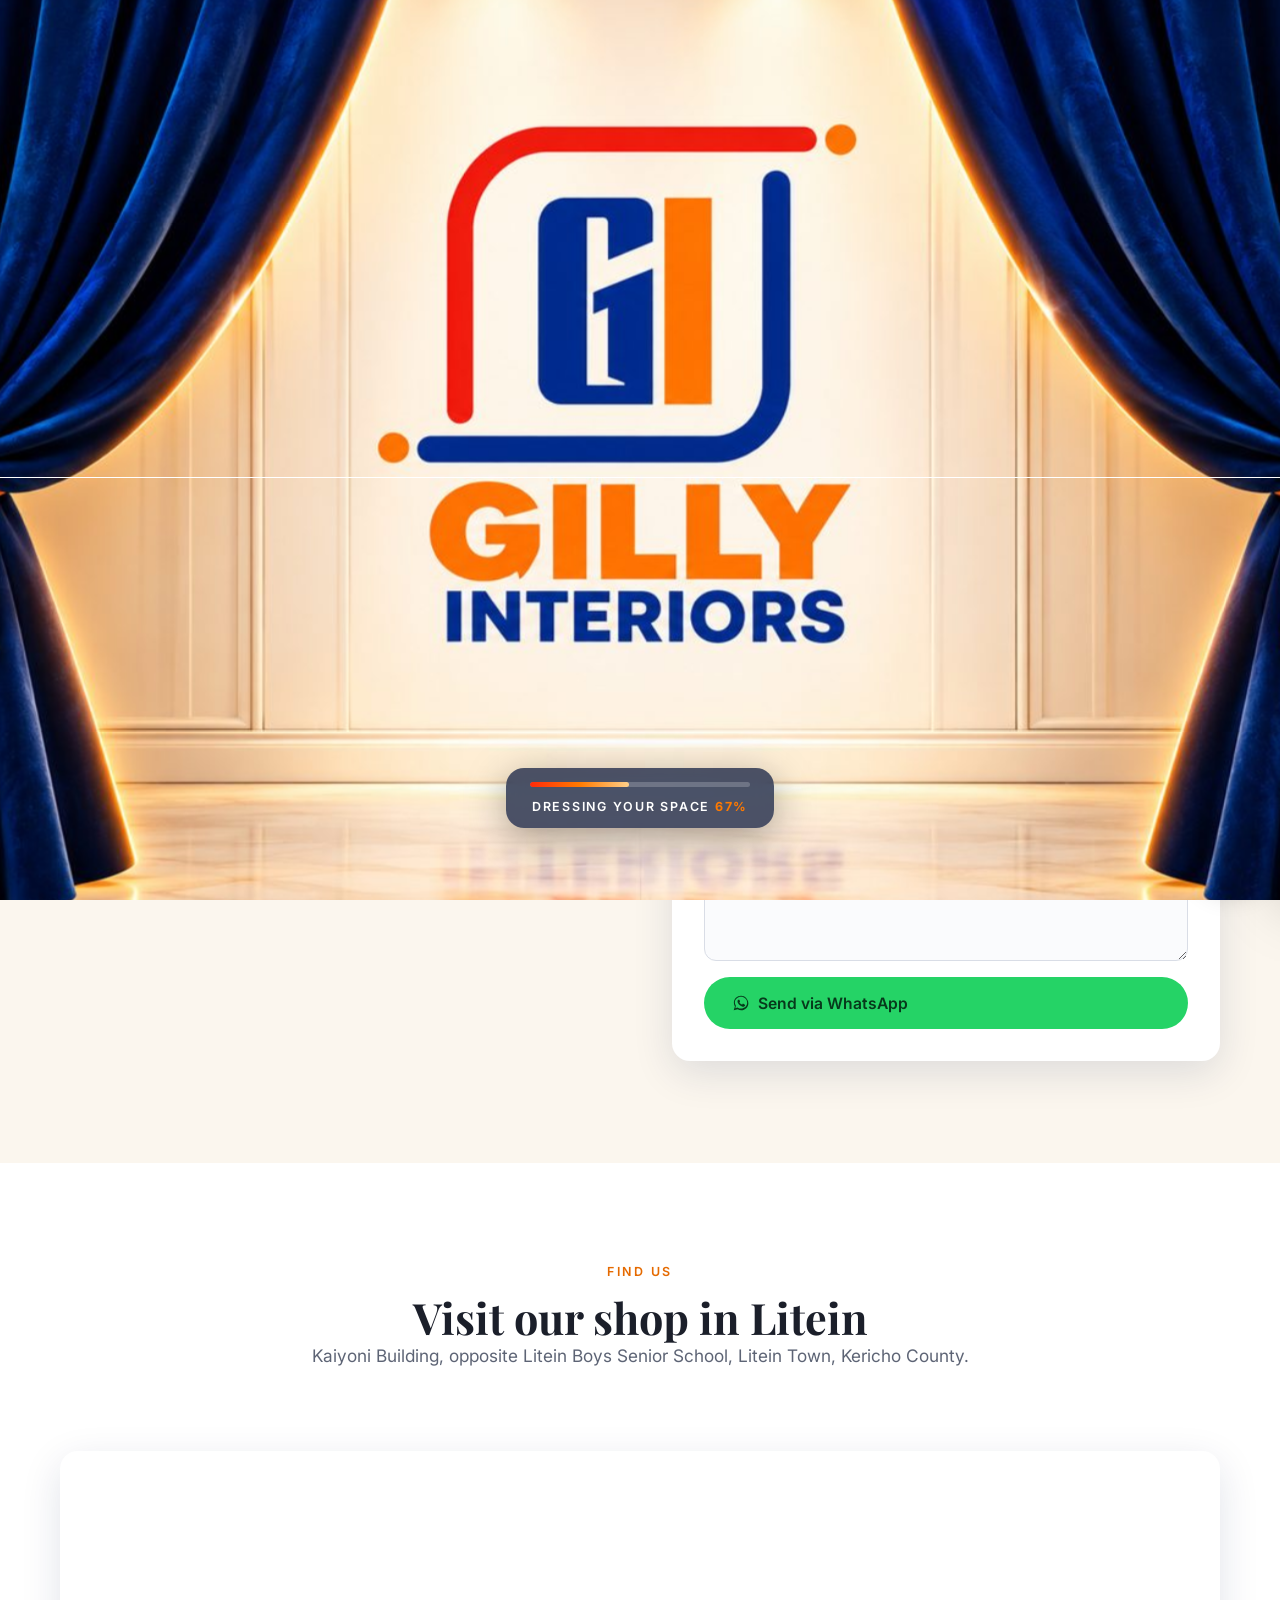
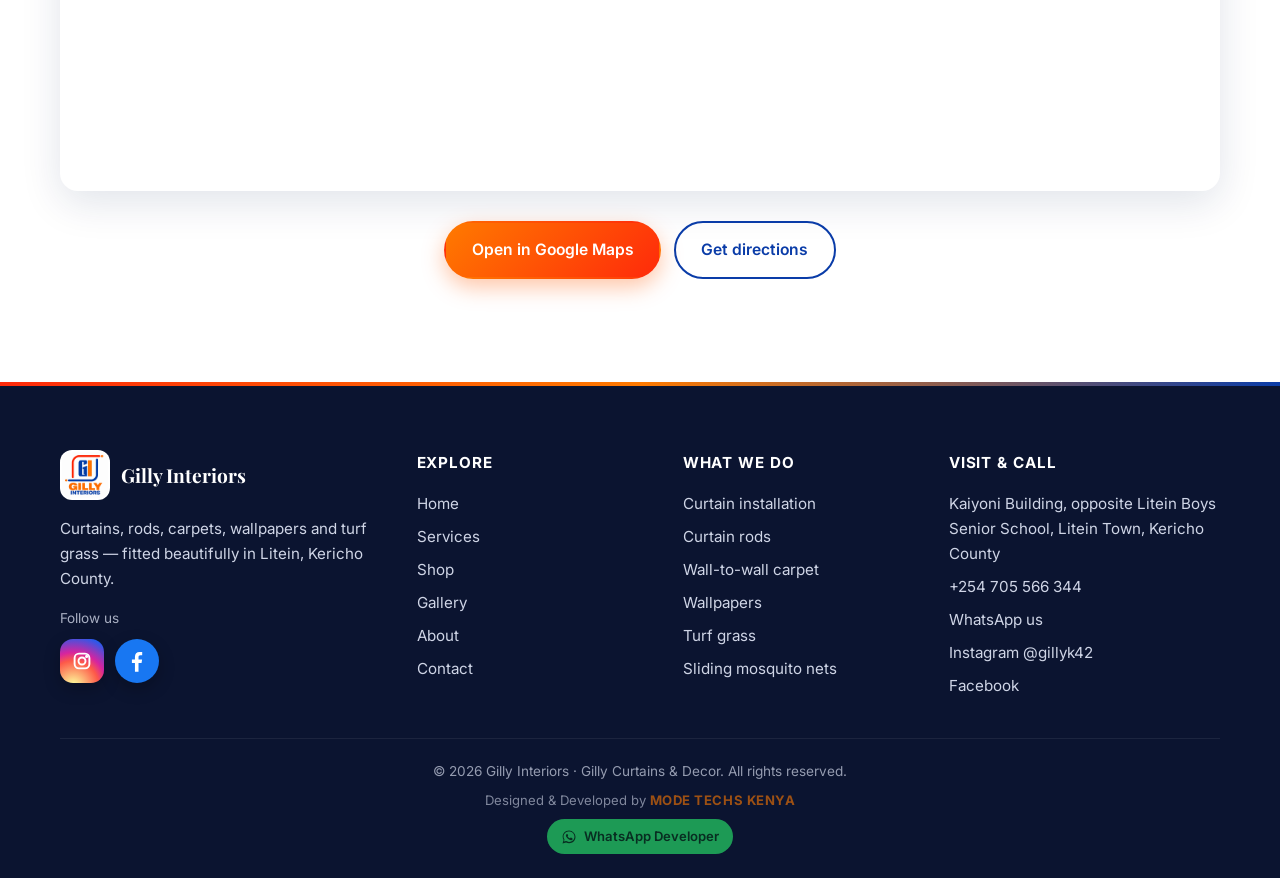
<file: contact.html>
<!DOCTYPE html>
<html lang="en"><head>
<meta charset="utf-8"><meta name="viewport" content="width=device-width,initial-scale=1">
<title>Contact | Gilly Interiors</title>
<meta name="description" content="Call, WhatsApp or visit Gilly Interiors at Kaiyoni Building opposite Litein Boys Senior School. +254 705 566 344.">
<meta property="og:title" content="Contact | Gilly Interiors"><meta property="og:description" content="Call, WhatsApp or visit Gilly Interiors at Kaiyoni Building opposite Litein Boys Senior School. +254 705 566 344."><meta property="og:image" content="https://gillyinteriors.co.ke/img/logo.png"><meta property="og:image:secure_url" content="https://gillyinteriors.co.ke/img/logo.png"><meta property="og:image:type" content="image/png"><meta property="og:image:width" content="480"><meta property="og:image:height" content="480"><meta property="og:url" content="https://gillyinteriors.co.ke/contact"><meta property="og:site_name" content="Gilly Interiors"><meta name="twitter:card" content="summary"><meta name="twitter:image" content="https://gillyinteriors.co.ke/img/logo.png"><meta property="og:type" content="website">
<meta name="theme-color" content="#0a3ca8">
<link rel="icon" href="https://gillyinteriors.co.ke/favicon.ico" sizes="48x48"><link rel="icon" type="image/png" href="https://gillyinteriors.co.ke/img/favicon-96.png" sizes="96x96"><link rel="icon" type="image/png" href="https://gillyinteriors.co.ke/img/favicon-192.png" sizes="192x192"><link rel="apple-touch-icon" href="https://gillyinteriors.co.ke/img/apple-touch-icon.png">
<link rel="preconnect" href="https://fonts.googleapis.com"><link rel="preconnect" href="https://fonts.gstatic.com" crossorigin>
<link href="https://fonts.googleapis.com/css2?family=Inter:wght@400;500;600;700&family=Playfair+Display:ital,wght@0,600;0,700;1,600&display=swap" rel="stylesheet">
<link rel="stylesheet" href="./style.css">
<script type="application/ld+json">{"@context":"https://schema.org","@type":"HomeAndConstructionBusiness","name":"Gilly Interiors","image":"img/logo.png","telephone":"+254705566344","address":{"@type":"PostalAddress","streetAddress":"Kaiyoni Building, opposite Litein Boys Senior School","addressLocality":"Litein","addressRegion":"Kericho County","addressCountry":"KE"},"sameAs":["https://instagram.com/gillyk42","https://www.facebook.com/share/1J3zjnJ5XR/"]}</script>
<noscript><style>#loader{display:none!important}</style></noscript>
<link rel="preload" as="image" href="img/intro.jpg">
</head><body>
<div id="loader" aria-hidden="true"><div class="ld-half l"><div class="ld-img"></div></div><div class="ld-half r"><div class="ld-img"></div></div><div class="ld-ui"><div class="ld-bar"><i></i></div><span class="ld-txt">Dressing your space <b>0%</b></span></div></div>
<header class="site-header"><div class="container nav">
<a href="index.html" class="brand"><img decoding="async" src="img/logo.png" alt="Gilly Interiors logo"><span>Gilly Interiors</span></a>
<button class="burger" aria-label="Menu"><span></span><span></span><span></span></button>
<ul class="nav-links"><li><a href="index.html" class="">Home</a></li><li><a href="services.html" class="">Services</a></li><li><a href="shop.html" class="">Shop</a></li><li><a href="gallery.html" class="">Gallery</a></li><li><a href="about.html" class="">About</a></li><li><a href="contact.html" class="active">Contact</a></li><li><a class="btn btn-wa" style="color:#07391b!important" target="_blank" rel="noopener" href="https://wa.me/254705566344?text=Hello%20Gilly%20Interiors">WhatsApp Us</a></li><li class="nav-social"><div class="social"><a class="soc ig" href="https://instagram.com/gillyk42" target="_blank" rel="noopener" aria-label="Gilly Interiors on Instagram"><svg viewBox="0 0 24 24" fill="none" stroke="#fff" stroke-width="1.9"><rect x="4.6" y="4.6" width="14.8" height="14.8" rx="4.4"/><circle cx="12" cy="12" r="3.5"/><circle cx="16.6" cy="7.4" r=".6" fill="#fff"/></svg></a><a class="soc fb" href="https://www.facebook.com/share/1J3zjnJ5XR/" target="_blank" rel="noopener" aria-label="Gilly Interiors on Facebook"><svg viewBox="0 0 24 24" fill="#fff"><path d="M13.4 22v-8.2h2.8l.5-3.3h-3.3V8.4c0-.9.4-1.7 1.8-1.7h1.6V3.8s-1.3-.2-2.5-.2c-2.6 0-4.2 1.600-4.200 4.400v2.500H7.300v3.300h2.800V22z"/></svg></a></div></li></ul>
</div></header>
<section class="page-hero"><div class="slides"><div class="slide" data-src="img/sunset-glow.jpg"></div><div class="slide" data-src="img/golden-arches.jpg"></div><div class="slide" data-src="img/bright-living.jpg"></div></div><div class="container"><h1>Contact Us</h1><p>Call, WhatsApp, or come see us in Litein, Kericho County.</p></div></section><section class="section"><div class="container split" style="align-items:start"><div class="reveal"><span class="eyebrow">Get in touch</span><h2>Let’s plan your space</h2>
<ul class="info-list"><li><span class="ic"><svg viewBox="0 0 24 24"><path d="M5 4h4l2 5-2.500 1.500a11 11 0 0 0 5 5L15 13l5 2v4a2 2 0 0 1-2 2A16 16 0 0 1 3 6a2 2 0 0 1 2-2z"/></svg></span><div><strong>Call / WhatsApp</strong><a href="tel:+254705566344">+254 705 566 344</a></div></li>
<li><span class="ic"><svg viewBox="0 0 24 24"><path d="M12 21s7-6.200 7-11a7 7 0 1 0-14 0c0 4.800 7 11 7 11z"/><circle cx="12" cy="10" r="2.500"/></svg></span><div><strong>Visit us</strong>Kaiyoni Building, opposite Litein Boys Senior School<br>Litein Town, Kericho County</div></li>
<li><span class="ic"><svg viewBox="0 0 24 24"><rect x="3" y="3" width="18" height="18" rx="5"/><circle cx="12" cy="12" r="4"/><circle cx="17.500" cy="6.500" r=".6"/></svg></span><div><strong>Follow us</strong><div class="social"><a class="soc ig" href="https://instagram.com/gillyk42" target="_blank" rel="noopener" aria-label="Follow Gilly Interiors on Instagram" title="Instagram"><svg viewBox="0 0 24 24" fill="none" stroke="#fff" stroke-width="1.9"><rect x="4.6" y="4.6" width="14.8" height="14.8" rx="4.4"/><circle cx="12" cy="12" r="3.5"/><circle cx="16.6" cy="7.4" r=".6" fill="#fff"/></svg></a><a class="soc fb" href="https://www.facebook.com/share/1J3zjnJ5XR/" target="_blank" rel="noopener" aria-label="Follow Gilly Interiors on Facebook" title="Facebook"><svg viewBox="0 0 24 24" fill="#fff"><path d="M13.4 22v-8.2h2.8l.5-3.3h-3.3V8.4c0-.9.4-1.7 1.8-1.7h1.6V3.8s-1.3-.2-2.5-.2c-2.6 0-4.2 1.600-4.200 4.400v2.500H7.300v3.300h2.800V22z"/></svg></a></div></div></li></ul>
<a class="btn btn-wa" target="_blank" rel="noopener" href="https://wa.me/254705566344?text=Hello%20Gilly%20Interiors"><svg viewBox="0 0 32 32"><path d="M16 3C9 3 3.3 8.6 3.3 15.5c0 2.4.7 4.7 1.9 6.6L3 29l7.100-1.900c1.900 1 4 1.600 6.200 1.600 7 0 12.700-5.600 12.700-12.500S23 3 16 3zm0 22.800c-2 0-3.900-.6-5.500-1.600l-.4-.2-4.200 1.100 1.100-4.100-.3-.4a10.200 10.200 0 0 1-1.600-5.500C5.100 9.600 10 5.100 16 5.100s10.900 4.500 10.900 10.400S22 25.800 16 25.800zm6-7.700c-.3-.2-1.900-.9-2.200-1s-.5-.2-.7.200-.8 1-1 1.200-.4.200-.7.100a8.400 8.400 0 0 1-4.100-3.600c-.3-.6.300-.5.900-1.700.1-.2 0-.4 0-.5l-1-2.300c-.3-.6-.5-.5-.7-.5h-.6c-.2 0-.6.100-.9.400s-1.200 1.200-1.200 2.800 1.200 3.300 1.400 3.500 2.300 3.600 5.700 5c2.100.9 2.900 1 3.900.8.600-.1 1.900-.8 2.200-1.500s.3-1.400.2-1.500-.3-.2-.6-.4z"/></svg> Chat on WhatsApp</a></div>
<form class="quote reveal" id="quoteForm"><h3 style="color:var(--blue)">Request a quote</h3>
<label>Your name<input name="name" required placeholder="e.g. Mary"></label>
<label>Phone number<input name="phone" type="tel" inputmode="tel" required minlength="9" placeholder="e.g. 0712 345 678"></label>
<label>What do you need?<select name="service"><option>Curtain Installation</option><option>Curtain Rods</option><option>Wall-to-Wall Carpet</option><option>Wallpapers & Portraits</option><option>Turf Grass Installation</option><option>Sliding Mosquito Nets</option><option>Marble tables / décor</option><option>Other</option></select></label>
<label>Location<input name="location" placeholder="Estate / town"></label>
<label>Details<textarea name="message" rows="4" placeholder="Room sizes, colours, number of windows…"></textarea></label>
<button class="btn btn-wa" type="submit"><svg viewBox="0 0 32 32"><path d="M16 3C9 3 3.3 8.6 3.3 15.5c0 2.4.7 4.7 1.9 6.6L3 29l7.100-1.900c1.900 1 4 1.600 6.200 1.600 7 0 12.700-5.600 12.700-12.500S23 3 16 3zm0 22.800c-2 0-3.900-.6-5.500-1.600l-.4-.2-4.200 1.100 1.100-4.100-.3-.4a10.200 10.200 0 0 1-1.600-5.500C5.100 9.600 10 5.100 16 5.100s10.900 4.500 10.900 10.400S22 25.800 16 25.800zm6-7.700c-.3-.2-1.900-.9-2.200-1s-.5-.2-.7.200-.8 1-1 1.200-.4.200-.7.100a8.400 8.400 0 0 1-4.100-3.600c-.3-.6.300-.5.900-1.700.1-.2 0-.4 0-.5l-1-2.300c-.3-.6-.5-.5-.7-.5h-.6c-.2 0-.6.100-.9.400s-1.200 1.200-1.200 2.800 1.200 3.300 1.400 3.500 2.300 3.600 5.700 5c2.100.9 2.900 1 3.900.8.600-.1 1.900-.8 2.200-1.500s.3-1.400.2-1.500-.3-.2-.6-.4z"/></svg> Send via WhatsApp</button></form></div></section><section class="section alt"><div class="container"><div class="head center reveal"><span class="eyebrow">Find us</span><h2>Visit our shop in Litein</h2><p class="lead">Kaiyoni Building, opposite Litein Boys Senior School, Litein Town, Kericho County.</p></div>
<iframe class="map" title="Gilly Interiors location on Google Maps" src="https://www.google.com/maps?q=-0.585345,35.189281&amp;z=17&amp;output=embed" loading="lazy" referrerpolicy="no-referrer-when-downgrade" allowfullscreen></iframe>
<div class="map-btns"><a class="btn btn-primary" href="https://maps.app.goo.gl/E9HSS84moZGgYNVV7" target="_blank" rel="noopener">Open in Google Maps</a><a class="btn btn-outline" href="https://www.google.com/maps/dir/?api=1&amp;destination=-0.585345,35.189281" target="_blank" rel="noopener">Get directions</a></div></div></section><footer><div class="container"><div class="fgrid">
<div><div class="flogo"><img decoding="async" src="img/logo.png" alt=""><span>Gilly Interiors</span></div><p style="max-width:32ch;font-size:.95rem">Curtains, rods, carpets, wallpapers and turf grass — fitted beautifully in Litein, Kericho County.</p><p style="margin-top:1rem;font-size:.85rem;opacity:.8">Follow us</p><div class="social"><a class="soc ig" href="https://instagram.com/gillyk42" target="_blank" rel="noopener" aria-label="Gilly Interiors on Instagram"><svg viewBox="0 0 24 24" fill="none" stroke="#fff" stroke-width="1.9"><rect x="4.6" y="4.6" width="14.8" height="14.8" rx="4.4"/><circle cx="12" cy="12" r="3.5"/><circle cx="16.6" cy="7.4" r=".6" fill="#fff"/></svg></a><a class="soc fb" href="https://www.facebook.com/share/1J3zjnJ5XR/" target="_blank" rel="noopener" aria-label="Gilly Interiors on Facebook"><svg viewBox="0 0 24 24" fill="#fff"><path d="M13.4 22v-8.2h2.8l.5-3.3h-3.3V8.4c0-.9.4-1.7 1.8-1.7h1.6V3.8s-1.3-.2-2.5-.2c-2.6 0-4.2 1.600-4.200 4.400v2.500H7.300v3.300h2.800V22z"/></svg></a></div></div>
<div><h4>EXPLORE</h4><ul><li><a href="index.html">Home</a></li><li><a href="services.html">Services</a></li><li><a href="shop.html">Shop</a></li><li><a href="gallery.html">Gallery</a></li><li><a href="about.html">About</a></li><li><a href="contact.html">Contact</a></li></ul></div>
<div><h4>WHAT WE DO</h4><ul><li>Curtain installation</li><li>Curtain rods</li><li>Wall-to-wall carpet</li><li>Wallpapers</li><li>Turf grass</li><li>Sliding mosquito nets</li></ul></div>
<div><h4>VISIT &amp; CALL</h4><ul><li>Kaiyoni Building, opposite Litein Boys Senior School, Litein Town, Kericho County</li><li><a href="tel:+254705566344">+254 705 566 344</a></li><li><a href="https://wa.me/254705566344" target="_blank" rel="noopener">WhatsApp us</a></li><li><a href="https://www.instagram.com/gillyk42" target="_blank" rel="noopener">Instagram @gillyk42</a></li><li><a href="https://www.facebook.com/share/1J3zjnJ5XR/" target="_blank" rel="noopener">Facebook</a></li></ul></div>
</div><div class="copy">© 2026 Gilly Interiors · Gilly Curtains &amp; Decor. All rights reserved.<br><span class="credit">Designed &amp; Developed by <strong>MODE TECHS KENYA</strong></span><br><a class="dev-wa" href="https://wa.me/254141116200?text=Hello%20MODE%20TECHS%20KENYA%2C%20I%20saw%20your%20work%20on%20the%20Gilly%20Interiors%20website." target="_blank" rel="noopener" aria-label="WhatsApp the developer"><svg viewBox="0 0 32 32" aria-hidden="true"><path d="M16 3C9 3 3.3 8.6 3.3 15.5c0 2.4.7 4.7 1.9 6.6L3 29l7.100-1.900c1.900 1 4 1.600 6.200 1.600 7 0 12.700-5.600 12.700-12.500S23 3 16 3zm0 22.800c-2 0-3.900-.6-5.500-1.600l-.4-.2-4.200 1.100 1.100-4.100-.3-.4a10.200 10.200 0 0 1-1.600-5.500C5.100 9.600 10 5.100 16 5.100s10.900 4.500 10.900 10.400S22 25.800 16 25.800zm6-7.700c-.3-.2-1.900-.9-2.200-1s-.5-.2-.7.200-.8 1-1 1.200-.4.200-.7.100a8.400 8.400 0 0 1-4.100-3.600c-.3-.6.300-.5.900-1.700.1-.2 0-.4 0-.5l-1-2.300c-.3-.6-.5-.5-.7-.5h-.6c-.2 0-.6.100-.9.400s-1.200 1.200-1.200 2.800 1.200 3.300 1.400 3.500 2.300 3.600 5.700 5c2.100.9 2.900 1 3.900.8.600-.1 1.900-.8 2.200-1.500s.3-1.400.2-1.500-.3-.2-.6-.4z"/></svg>WhatsApp Developer</a></div></div></footer>
<a class="wa-float" aria-label="Chat on WhatsApp" target="_blank" rel="noopener" href="https://wa.me/254705566344?text=Hello%20Gilly%20Interiors"><svg viewBox="0 0 32 32"><path d="M16 3C9 3 3.3 8.6 3.3 15.5c0 2.4.7 4.7 1.9 6.6L3 29l7.100-1.900c1.900 1 4 1.600 6.200 1.600 7 0 12.700-5.600 12.700-12.500S23 3 16 3zm0 22.800c-2 0-3.900-.6-5.500-1.600l-.4-.2-4.200 1.100 1.100-4.100-.3-.4a10.200 10.200 0 0 1-1.600-5.500C5.100 9.600 10 5.100 16 5.100s10.900 4.500 10.900 10.400S22 25.800 16 25.800zm6-7.700c-.3-.2-1.900-.9-2.200-1s-.5-.2-.7.200-.8 1-1 1.200-.4.200-.7.100a8.400 8.400 0 0 1-4.100-3.600c-.3-.6.300-.5.900-1.700.1-.2 0-.4 0-.5l-1-2.300c-.3-.6-.5-.5-.7-.5h-.6c-.2 0-.6.100-.9.400s-1.200 1.200-1.200 2.800 1.200 3.300 1.400 3.500 2.300 3.600 5.700 5c2.100.9 2.900 1 3.900.8.600-.1 1.900-.8 2.200-1.500s.3-1.400.2-1.500-.3-.2-.6-.4z"/></svg></a>
<script src="./products.js?v=20261018"></script><script src="./live.js?v=20261018"></script>
</body></html>
</file>
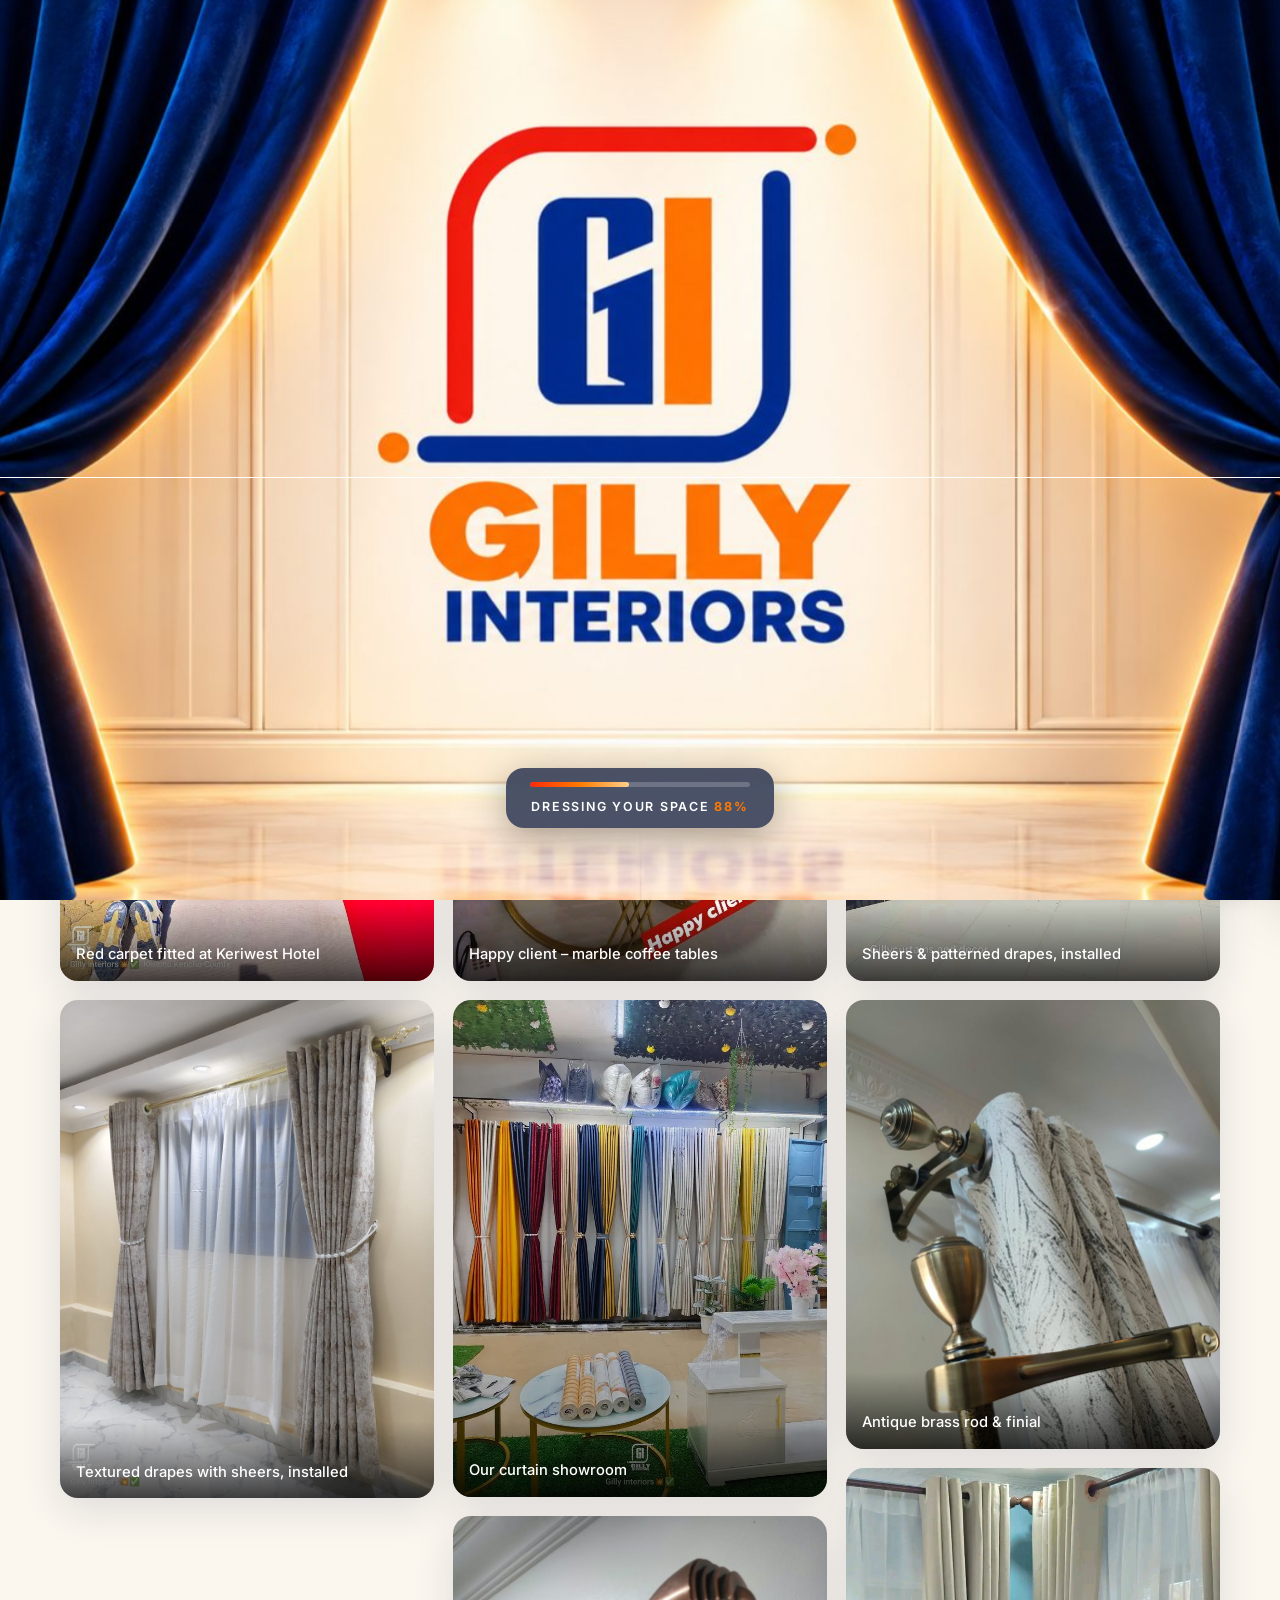
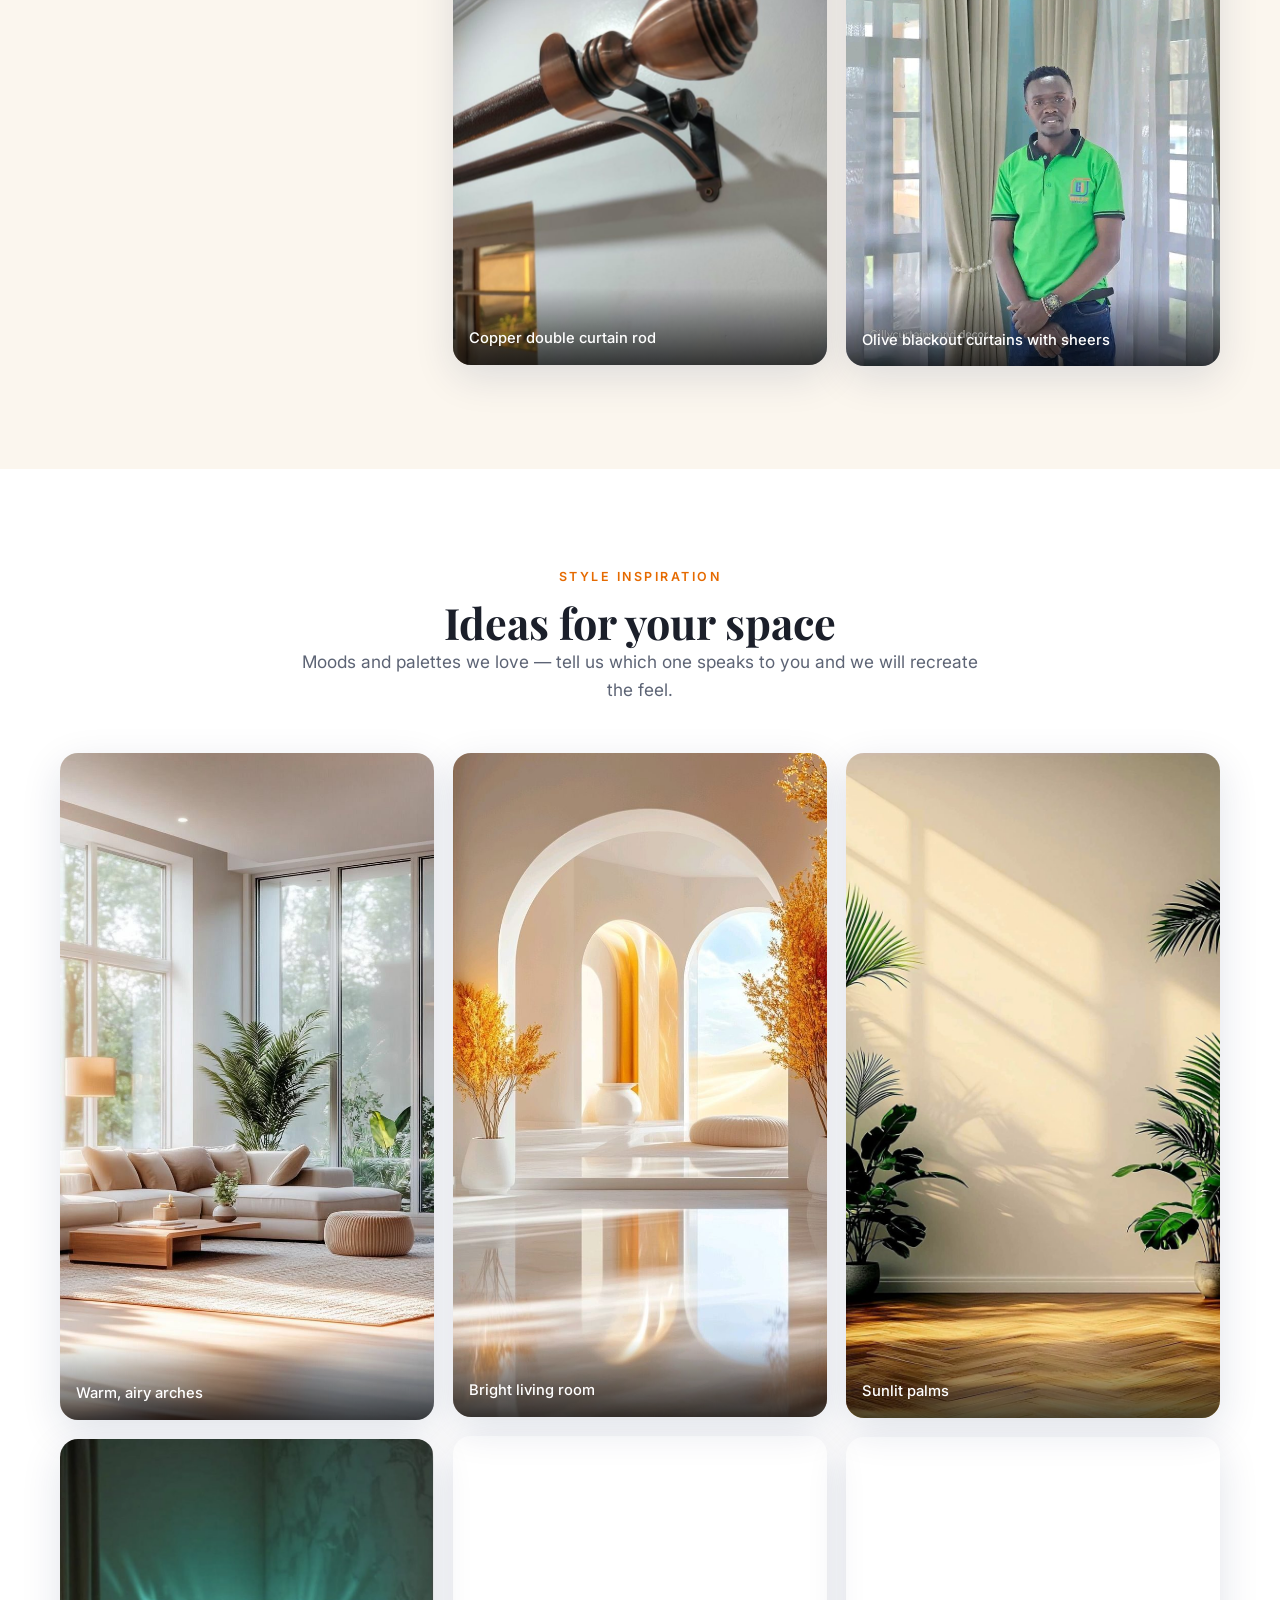
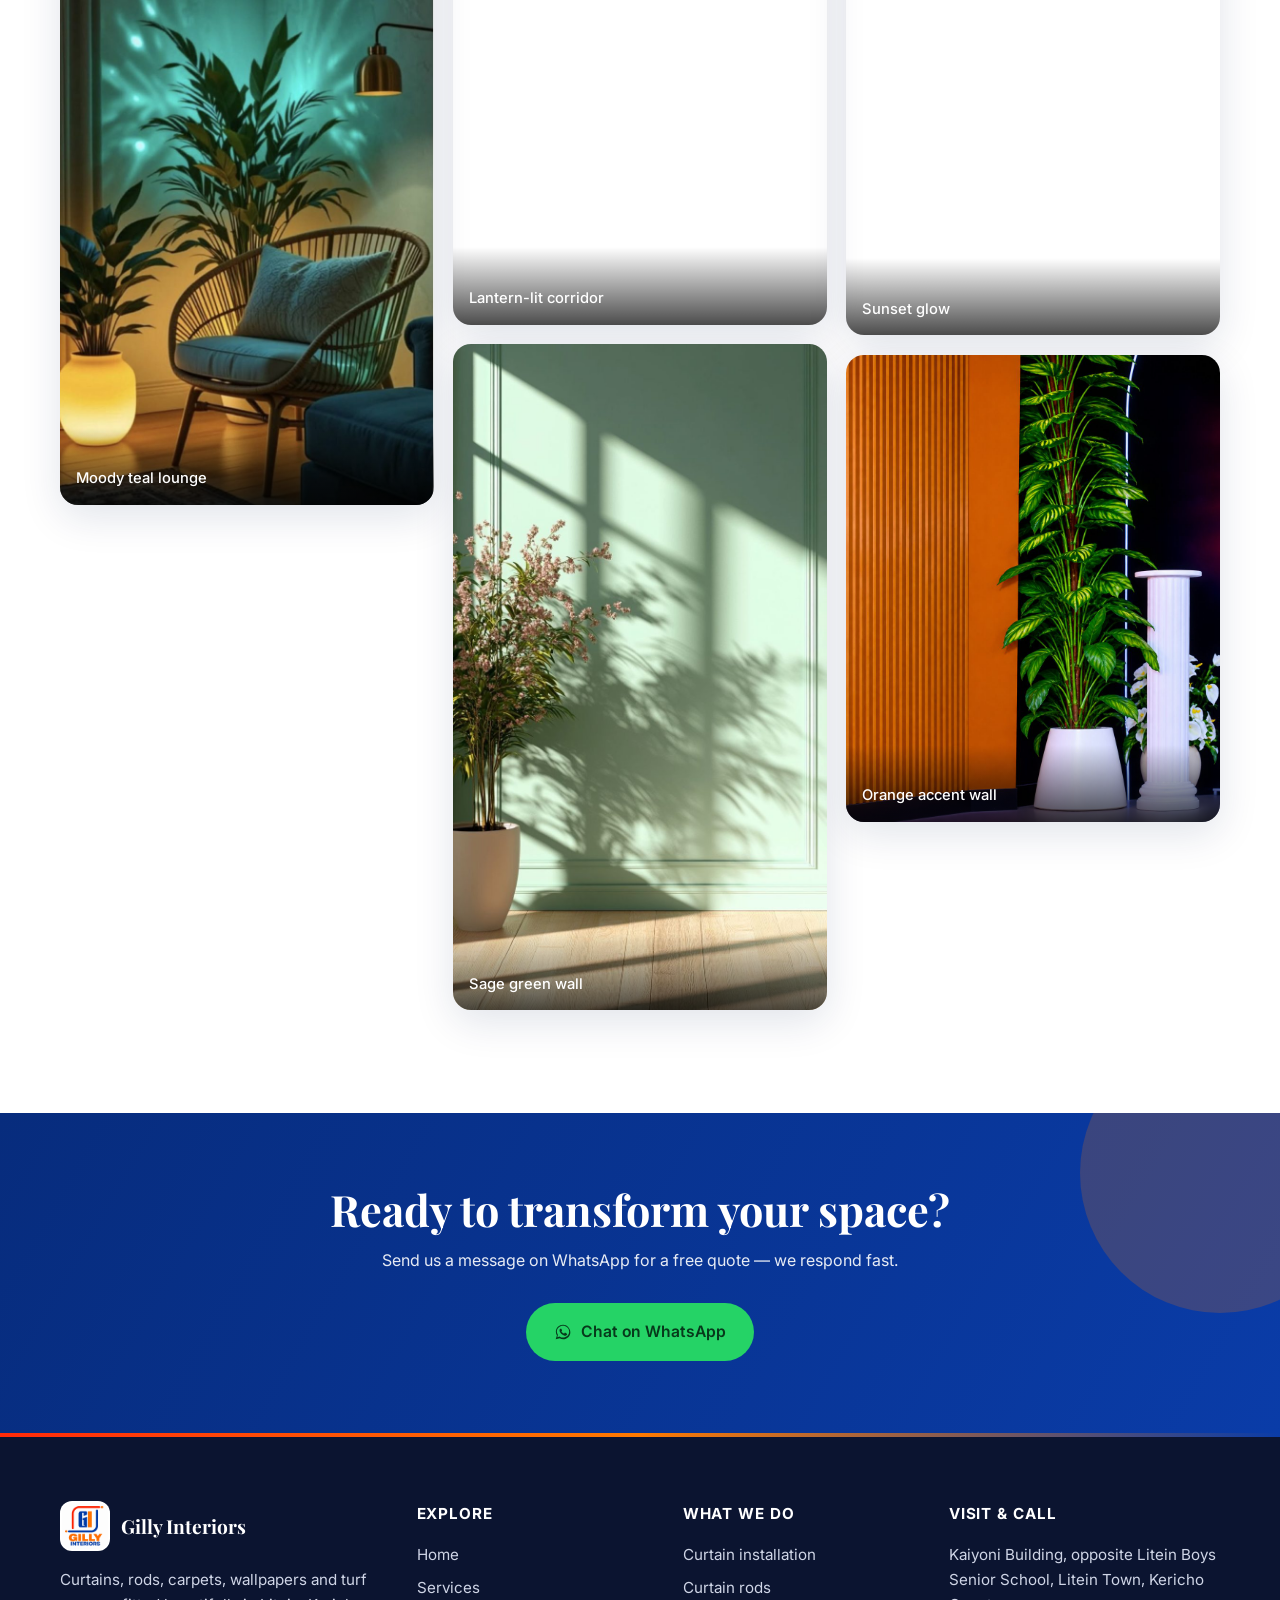
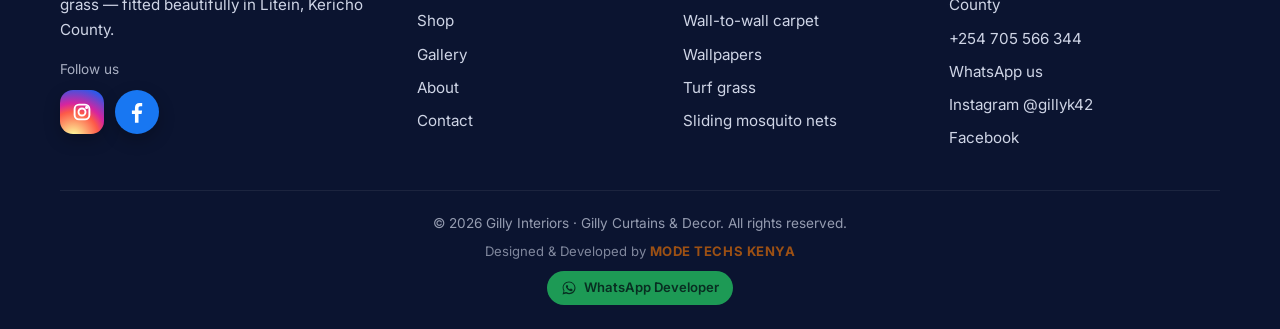
<file: gallery.html>
<!DOCTYPE html>
<html lang="en"><head>
<meta charset="utf-8"><meta name="viewport" content="width=device-width,initial-scale=1">
<title>Gallery | Gilly Interiors</title>
<meta name="description" content="See curtains, rods and interior styles by Gilly Interiors.">
<meta property="og:title" content="Gallery | Gilly Interiors"><meta property="og:description" content="See curtains, rods and interior styles by Gilly Interiors."><meta property="og:image" content="https://gillyinteriors.co.ke/img/logo.png"><meta property="og:image:secure_url" content="https://gillyinteriors.co.ke/img/logo.png"><meta property="og:image:type" content="image/png"><meta property="og:image:width" content="480"><meta property="og:image:height" content="480"><meta property="og:url" content="https://gillyinteriors.co.ke/gallery"><meta property="og:site_name" content="Gilly Interiors"><meta name="twitter:card" content="summary"><meta name="twitter:image" content="https://gillyinteriors.co.ke/img/logo.png"><meta property="og:type" content="website">
<meta name="theme-color" content="#0a3ca8">
<link rel="icon" href="https://gillyinteriors.co.ke/favicon.ico" sizes="48x48"><link rel="icon" type="image/png" href="https://gillyinteriors.co.ke/img/favicon-96.png" sizes="96x96"><link rel="icon" type="image/png" href="https://gillyinteriors.co.ke/img/favicon-192.png" sizes="192x192"><link rel="apple-touch-icon" href="https://gillyinteriors.co.ke/img/apple-touch-icon.png">
<link rel="preconnect" href="https://fonts.googleapis.com"><link rel="preconnect" href="https://fonts.gstatic.com" crossorigin>
<link href="https://fonts.googleapis.com/css2?family=Inter:wght@400;500;600;700&family=Playfair+Display:ital,wght@0,600;0,700;1,600&display=swap" rel="stylesheet">
<link rel="stylesheet" href="./style.css">
<script type="application/ld+json">{"@context":"https://schema.org","@type":"HomeAndConstructionBusiness","name":"Gilly Interiors","image":"img/logo.png","telephone":"+254705566344","address":{"@type":"PostalAddress","streetAddress":"Kaiyoni Building, opposite Litein Boys Senior School","addressLocality":"Litein","addressRegion":"Kericho County","addressCountry":"KE"},"sameAs":["https://instagram.com/gillyk42","https://www.facebook.com/share/1J3zjnJ5XR/"]}</script>
<noscript><style>#loader{display:none!important}</style></noscript>
<link rel="preload" as="image" href="img/intro.jpg">
</head><body>
<div id="loader" aria-hidden="true"><div class="ld-half l"><div class="ld-img"></div></div><div class="ld-half r"><div class="ld-img"></div></div><div class="ld-ui"><div class="ld-bar"><i></i></div><span class="ld-txt">Dressing your space <b>0%</b></span></div></div>
<header class="site-header"><div class="container nav">
<a href="index.html" class="brand"><img decoding="async" src="img/logo.png" alt="Gilly Interiors logo"><span>Gilly Interiors</span></a>
<button class="burger" aria-label="Menu"><span></span><span></span><span></span></button>
<ul class="nav-links"><li><a href="index.html" class="">Home</a></li><li><a href="services.html" class="">Services</a></li><li><a href="shop.html" class="">Shop</a></li><li><a href="gallery.html" class="active">Gallery</a></li><li><a href="about.html" class="">About</a></li><li><a href="contact.html" class="">Contact</a></li><li><a class="btn btn-wa" style="color:#07391b!important" target="_blank" rel="noopener" href="https://wa.me/254705566344?text=Hello%20Gilly%20Interiors">WhatsApp Us</a></li><li class="nav-social"><div class="social"><a class="soc ig" href="https://instagram.com/gillyk42" target="_blank" rel="noopener" aria-label="Gilly Interiors on Instagram"><svg viewBox="0 0 24 24" fill="none" stroke="#fff" stroke-width="1.9"><rect x="4.6" y="4.6" width="14.8" height="14.8" rx="4.4"/><circle cx="12" cy="12" r="3.5"/><circle cx="16.6" cy="7.4" r=".6" fill="#fff"/></svg></a><a class="soc fb" href="https://www.facebook.com/share/1J3zjnJ5XR/" target="_blank" rel="noopener" aria-label="Gilly Interiors on Facebook"><svg viewBox="0 0 24 24" fill="#fff"><path d="M13.4 22v-8.2h2.8l.5-3.3h-3.3V8.4c0-.9.4-1.7 1.8-1.7h1.6V3.8s-1.3-.2-2.5-.2c-2.6 0-4.2 1.600-4.200 4.400v2.500H7.300v3.300h2.800V22z"/></svg></a></div></li></ul>
</div></header>
<section class="page-hero"><div class="slides"><div class="slide" data-src="img/bright-living.jpg"></div><div class="slide" data-src="img/sage-wall.jpg"></div><div class="slide" data-src="img/golden-arches.jpg"></div></div><div class="container"><h1>Gallery</h1><p>Recent work and style inspiration for your next room.</p></div></section><section class="section"><div class="container"><div class="head center reveal"><span class="eyebrow">Our work</span><h2>Fitted by the Gilly crew</h2></div><div class="gallery"><figure class="reveal"><img decoding="async" loading="lazy" src="img/carpet-keriwest.jpg" alt="Red carpet fitted at Keriwest Hotel"><figcaption>Red carpet fitted at Keriwest Hotel</figcaption></figure><figure class="reveal"><img decoding="async" loading="lazy" src="img/curtains-sheer.jpg" alt="Textured drapes with sheers, installed"><figcaption>Textured drapes with sheers, installed</figcaption></figure><figure class="reveal"><img decoding="async" loading="lazy" src="img/happy-client.jpg" alt="Happy client – marble coffee tables"><figcaption>Happy client – marble coffee tables</figcaption></figure><figure class="reveal"><img decoding="async" loading="lazy" src="img/curtain-collection.jpg" alt="Our curtain showroom"><figcaption>Our curtain showroom</figcaption></figure><figure class="reveal"><img decoding="async" loading="lazy" src="img/copper-rod.jpg" alt="Copper double curtain rod"><figcaption>Copper double curtain rod</figcaption></figure><figure class="reveal"><img decoding="async" loading="lazy" src="img/gilly-blue.jpg" alt="Sheers &amp; patterned drapes, installed"><figcaption>Sheers &amp; patterned drapes, installed</figcaption></figure><figure class="reveal"><img decoding="async" loading="lazy" src="img/brass-rod.jpg" alt="Antique brass rod &amp; finial"><figcaption>Antique brass rod &amp; finial</figcaption></figure><figure class="reveal"><img decoding="async" loading="lazy" src="img/gilly-green.jpg" alt="Olive blackout curtains with sheers"><figcaption>Olive blackout curtains with sheers</figcaption></figure></div></div></section>
<section class="section alt"><div class="container"><div class="head center reveal"><span class="eyebrow">Style inspiration</span><h2>Ideas for your space</h2><p class="lead">Moods and palettes we love — tell us which one speaks to you and we will recreate the feel.</p></div><div class="gallery"><figure class="reveal"><img decoding="async" loading="lazy" src="img/golden-arches.jpg" alt="Warm, airy arches"><figcaption>Warm, airy arches</figcaption></figure><figure class="reveal"><img decoding="async" loading="lazy" src="img/teal-lounge.jpg" alt="Moody teal lounge"><figcaption>Moody teal lounge</figcaption></figure><figure class="reveal"><img decoding="async" loading="lazy" src="img/bright-living.jpg" alt="Bright living room"><figcaption>Bright living room</figcaption></figure><figure class="reveal"><img decoding="async" loading="lazy" src="img/arched-corridor.jpg" alt="Lantern-lit corridor"><figcaption>Lantern-lit corridor</figcaption></figure><figure class="reveal"><img decoding="async" loading="lazy" src="img/sage-wall.jpg" alt="Sage green wall"><figcaption>Sage green wall</figcaption></figure><figure class="reveal"><img decoding="async" loading="lazy" src="img/sunlit-palms.jpg" alt="Sunlit palms"><figcaption>Sunlit palms</figcaption></figure><figure class="reveal"><img decoding="async" loading="lazy" src="img/sunset-glow.jpg" alt="Sunset glow"><figcaption>Sunset glow</figcaption></figure><figure class="reveal"><img decoding="async" loading="lazy" src="img/orange-accent.jpg" alt="Orange accent wall"><figcaption>Orange accent wall</figcaption></figure></div></div></section>
<div class="lightbox"><img decoding="async" alt=""></div><section class="cta-band"><div class="container reveal"><h2>Ready to transform your space?</h2><p>Send us a message on WhatsApp for a free quote — we respond fast.</p><a class="btn btn-wa" target="_blank" rel="noopener" href="https://wa.me/254705566344?text=Hello%20Gilly%20Interiors%2C%20I%20would%20like%20a%20quote"><svg viewBox="0 0 32 32"><path d="M16 3C9 3 3.3 8.6 3.3 15.5c0 2.4.7 4.7 1.9 6.6L3 29l7.100-1.900c1.900 1 4 1.600 6.200 1.600 7 0 12.700-5.600 12.700-12.500S23 3 16 3zm0 22.800c-2 0-3.900-.6-5.500-1.600l-.4-.2-4.200 1.100 1.100-4.100-.3-.4a10.200 10.200 0 0 1-1.600-5.500C5.100 9.600 10 5.100 16 5.100s10.900 4.500 10.900 10.400S22 25.800 16 25.800zm6-7.700c-.3-.2-1.900-.9-2.200-1s-.5-.2-.7.200-.8 1-1 1.200-.4.200-.7.100a8.400 8.400 0 0 1-4.100-3.600c-.3-.6.300-.5.900-1.700.1-.2 0-.4 0-.5l-1-2.300c-.3-.6-.5-.5-.7-.5h-.6c-.2 0-.6.100-.9.400s-1.200 1.200-1.200 2.800 1.200 3.300 1.400 3.500 2.300 3.600 5.700 5c2.100.9 2.900 1 3.900.8.600-.1 1.900-.8 2.200-1.500s.3-1.400.2-1.500-.3-.2-.6-.4z"/></svg> Chat on WhatsApp</a></div></section><footer><div class="container"><div class="fgrid">
<div><div class="flogo"><img decoding="async" src="img/logo.png" alt=""><span>Gilly Interiors</span></div><p style="max-width:32ch;font-size:.95rem">Curtains, rods, carpets, wallpapers and turf grass — fitted beautifully in Litein, Kericho County.</p><p style="margin-top:1rem;font-size:.85rem;opacity:.8">Follow us</p><div class="social"><a class="soc ig" href="https://instagram.com/gillyk42" target="_blank" rel="noopener" aria-label="Gilly Interiors on Instagram"><svg viewBox="0 0 24 24" fill="none" stroke="#fff" stroke-width="1.9"><rect x="4.6" y="4.6" width="14.8" height="14.8" rx="4.4"/><circle cx="12" cy="12" r="3.5"/><circle cx="16.6" cy="7.4" r=".6" fill="#fff"/></svg></a><a class="soc fb" href="https://www.facebook.com/share/1J3zjnJ5XR/" target="_blank" rel="noopener" aria-label="Gilly Interiors on Facebook"><svg viewBox="0 0 24 24" fill="#fff"><path d="M13.4 22v-8.2h2.8l.5-3.3h-3.3V8.4c0-.9.4-1.7 1.8-1.7h1.6V3.8s-1.3-.2-2.5-.2c-2.6 0-4.2 1.600-4.200 4.400v2.500H7.300v3.300h2.800V22z"/></svg></a></div></div>
<div><h4>EXPLORE</h4><ul><li><a href="index.html">Home</a></li><li><a href="services.html">Services</a></li><li><a href="shop.html">Shop</a></li><li><a href="gallery.html">Gallery</a></li><li><a href="about.html">About</a></li><li><a href="contact.html">Contact</a></li></ul></div>
<div><h4>WHAT WE DO</h4><ul><li>Curtain installation</li><li>Curtain rods</li><li>Wall-to-wall carpet</li><li>Wallpapers</li><li>Turf grass</li><li>Sliding mosquito nets</li></ul></div>
<div><h4>VISIT &amp; CALL</h4><ul><li>Kaiyoni Building, opposite Litein Boys Senior School, Litein Town, Kericho County</li><li><a href="tel:+254705566344">+254 705 566 344</a></li><li><a href="https://wa.me/254705566344" target="_blank" rel="noopener">WhatsApp us</a></li><li><a href="https://www.instagram.com/gillyk42" target="_blank" rel="noopener">Instagram @gillyk42</a></li><li><a href="https://www.facebook.com/share/1J3zjnJ5XR/" target="_blank" rel="noopener">Facebook</a></li></ul></div>
</div><div class="copy">© 2026 Gilly Interiors · Gilly Curtains &amp; Decor. All rights reserved.<br><span class="credit">Designed &amp; Developed by <strong>MODE TECHS KENYA</strong></span><br><a class="dev-wa" href="https://wa.me/254141116200?text=Hello%20MODE%20TECHS%20KENYA%2C%20I%20saw%20your%20work%20on%20the%20Gilly%20Interiors%20website." target="_blank" rel="noopener" aria-label="WhatsApp the developer"><svg viewBox="0 0 32 32" aria-hidden="true"><path d="M16 3C9 3 3.3 8.6 3.3 15.5c0 2.4.7 4.7 1.9 6.6L3 29l7.100-1.900c1.900 1 4 1.600 6.200 1.600 7 0 12.700-5.600 12.700-12.500S23 3 16 3zm0 22.800c-2 0-3.900-.6-5.500-1.600l-.4-.2-4.200 1.100 1.100-4.100-.3-.4a10.200 10.200 0 0 1-1.600-5.500C5.100 9.600 10 5.100 16 5.100s10.900 4.500 10.900 10.400S22 25.800 16 25.800zm6-7.700c-.3-.2-1.900-.9-2.200-1s-.5-.2-.7.200-.8 1-1 1.200-.4.200-.7.100a8.400 8.400 0 0 1-4.100-3.600c-.3-.6.300-.5.900-1.700.1-.2 0-.4 0-.5l-1-2.300c-.3-.6-.5-.5-.7-.5h-.6c-.2 0-.6.100-.9.400s-1.200 1.200-1.200 2.800 1.200 3.300 1.400 3.500 2.300 3.600 5.700 5c2.100.9 2.900 1 3.900.8.600-.1 1.900-.8 2.200-1.500s.3-1.400.2-1.500-.3-.2-.6-.4z"/></svg>WhatsApp Developer</a></div></div></footer>
<a class="wa-float" aria-label="Chat on WhatsApp" target="_blank" rel="noopener" href="https://wa.me/254705566344?text=Hello%20Gilly%20Interiors"><svg viewBox="0 0 32 32"><path d="M16 3C9 3 3.3 8.6 3.3 15.5c0 2.4.7 4.7 1.9 6.6L3 29l7.100-1.900c1.900 1 4 1.600 6.200 1.600 7 0 12.700-5.600 12.700-12.500S23 3 16 3zm0 22.800c-2 0-3.900-.6-5.500-1.600l-.4-.2-4.200 1.100 1.100-4.100-.3-.4a10.200 10.200 0 0 1-1.600-5.500C5.100 9.600 10 5.100 16 5.100s10.900 4.500 10.900 10.400S22 25.800 16 25.800zm6-7.700c-.3-.2-1.900-.9-2.200-1s-.5-.2-.7.200-.8 1-1 1.200-.4.200-.7.100a8.400 8.400 0 0 1-4.100-3.600c-.3-.6.300-.5.900-1.700.1-.2 0-.4 0-.5l-1-2.300c-.3-.6-.5-.5-.7-.5h-.6c-.2 0-.6.100-.9.400s-1.200 1.200-1.200 2.800 1.200 3.300 1.400 3.500 2.300 3.600 5.700 5c2.100.9 2.900 1 3.900.8.600-.1 1.900-.8 2.200-1.500s.3-1.400.2-1.500-.3-.2-.6-.4z"/></svg></a>
<script src="./products.js?v=20261018"></script><script src="./live.js?v=20261018"></script>
</body></html>
</file>
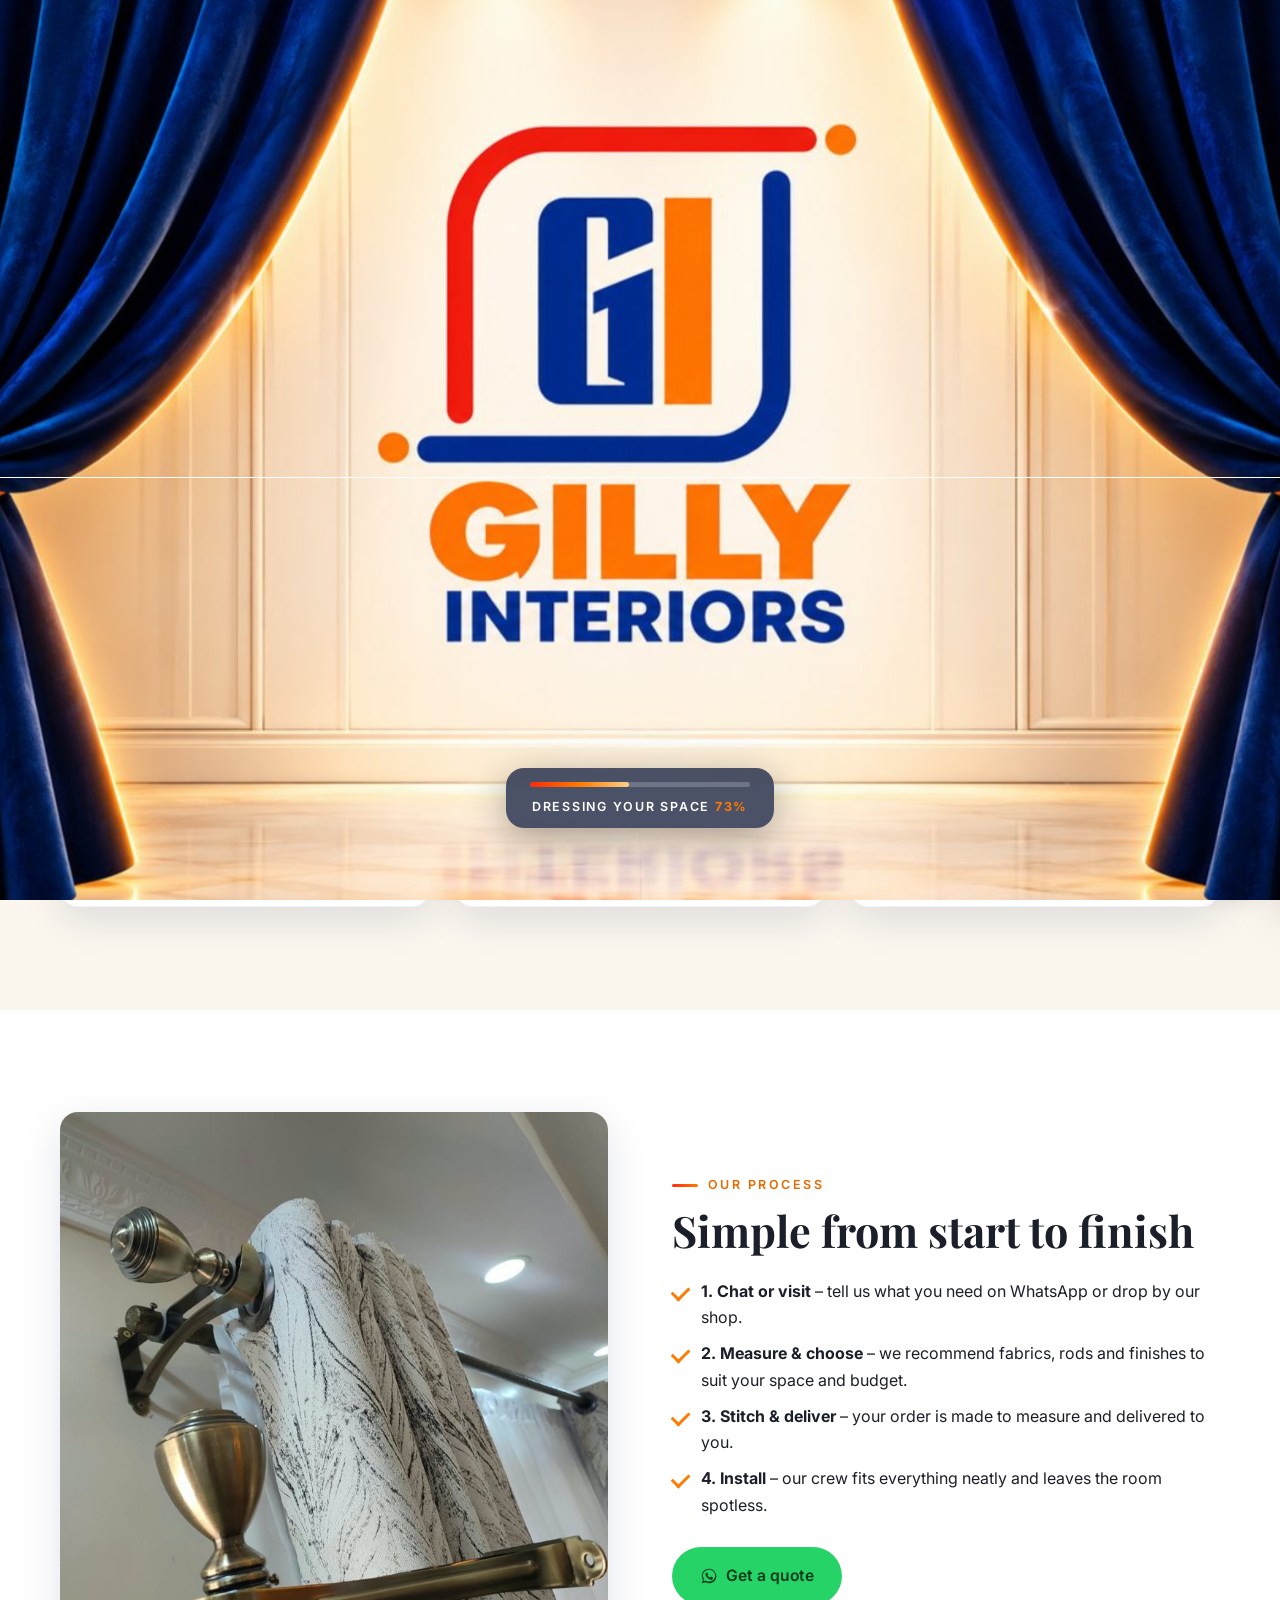
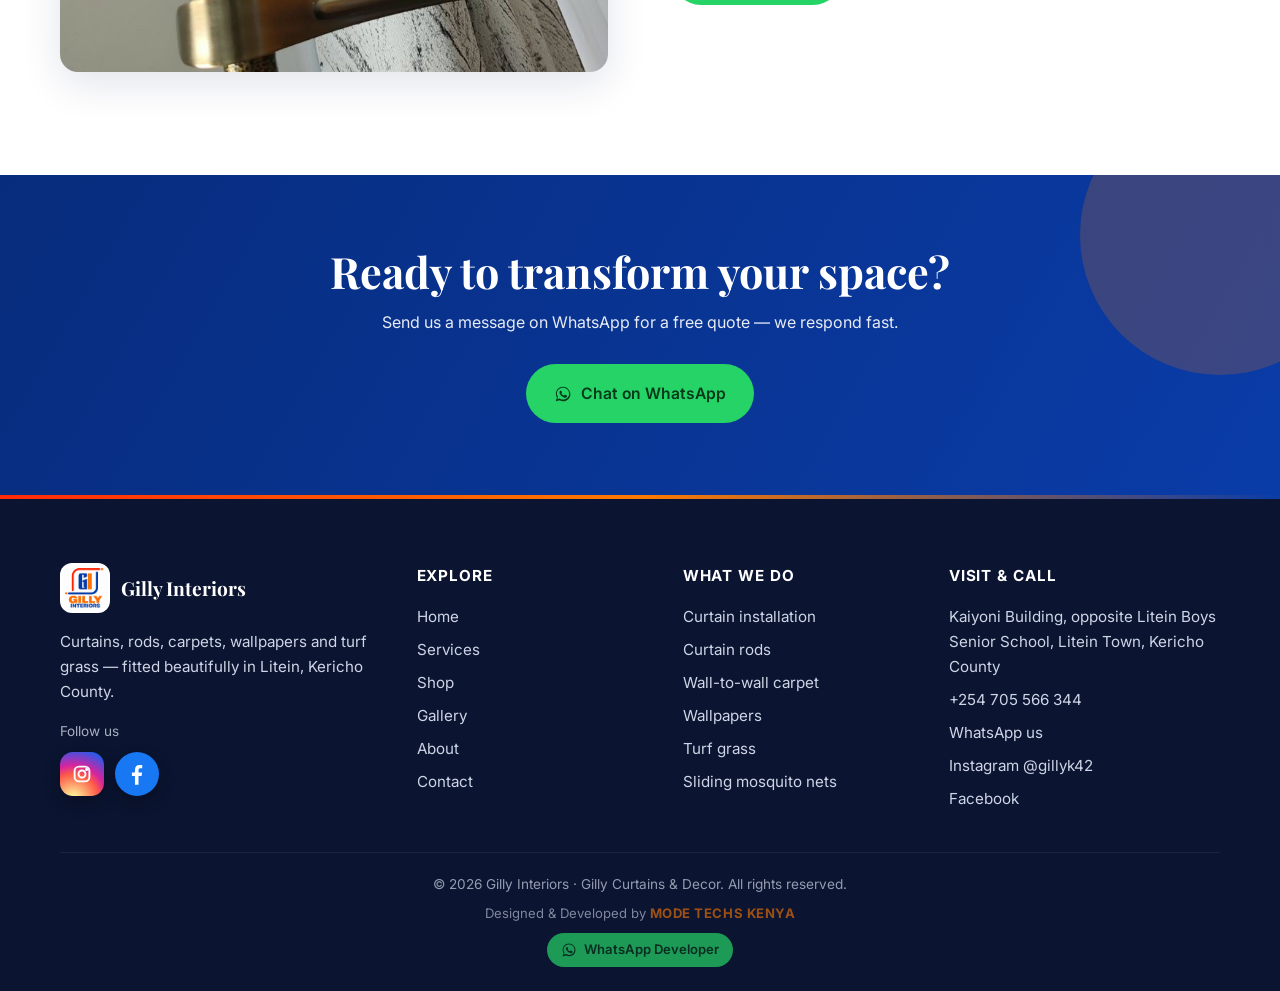
<file: services.html>
<!DOCTYPE html>
<html lang="en"><head>
<meta charset="utf-8"><meta name="viewport" content="width=device-width,initial-scale=1">
<title>Services | Gilly Interiors</title>
<meta name="description" content="Curtain installation, curtain rods, wall-to-wall carpet, wallpapers, turf grass and sliding mosquito nets.">
<meta property="og:title" content="Services | Gilly Interiors"><meta property="og:description" content="Curtain installation, curtain rods, wall-to-wall carpet, wallpapers, turf grass and sliding mosquito nets."><meta property="og:image" content="https://gillyinteriors.co.ke/img/logo.png"><meta property="og:image:secure_url" content="https://gillyinteriors.co.ke/img/logo.png"><meta property="og:image:type" content="image/png"><meta property="og:image:width" content="480"><meta property="og:image:height" content="480"><meta property="og:url" content="https://gillyinteriors.co.ke/services"><meta property="og:site_name" content="Gilly Interiors"><meta name="twitter:card" content="summary"><meta name="twitter:image" content="https://gillyinteriors.co.ke/img/logo.png"><meta property="og:type" content="website">
<meta name="theme-color" content="#0a3ca8">
<link rel="icon" href="https://gillyinteriors.co.ke/favicon.ico" sizes="48x48"><link rel="icon" type="image/png" href="https://gillyinteriors.co.ke/img/favicon-96.png" sizes="96x96"><link rel="icon" type="image/png" href="https://gillyinteriors.co.ke/img/favicon-192.png" sizes="192x192"><link rel="apple-touch-icon" href="https://gillyinteriors.co.ke/img/apple-touch-icon.png">
<link rel="preconnect" href="https://fonts.googleapis.com"><link rel="preconnect" href="https://fonts.gstatic.com" crossorigin>
<link href="https://fonts.googleapis.com/css2?family=Inter:wght@400;500;600;700&family=Playfair+Display:ital,wght@0,600;0,700;1,600&display=swap" rel="stylesheet">
<link rel="stylesheet" href="./style.css">
<script type="application/ld+json">{"@context":"https://schema.org","@type":"HomeAndConstructionBusiness","name":"Gilly Interiors","image":"img/logo.png","telephone":"+254705566344","address":{"@type":"PostalAddress","streetAddress":"Kaiyoni Building, opposite Litein Boys Senior School","addressLocality":"Litein","addressRegion":"Kericho County","addressCountry":"KE"},"sameAs":["https://instagram.com/gillyk42","https://www.facebook.com/share/1J3zjnJ5XR/"]}</script>
<noscript><style>#loader{display:none!important}</style></noscript>
<link rel="preload" as="image" href="img/intro.jpg">
</head><body>
<div id="loader" aria-hidden="true"><div class="ld-half l"><div class="ld-img"></div></div><div class="ld-half r"><div class="ld-img"></div></div><div class="ld-ui"><div class="ld-bar"><i></i></div><span class="ld-txt">Dressing your space <b>0%</b></span></div></div>
<header class="site-header"><div class="container nav">
<a href="index.html" class="brand"><img decoding="async" src="img/logo.png" alt="Gilly Interiors logo"><span>Gilly Interiors</span></a>
<button class="burger" aria-label="Menu"><span></span><span></span><span></span></button>
<ul class="nav-links"><li><a href="index.html" class="">Home</a></li><li><a href="services.html" class="active">Services</a></li><li><a href="shop.html" class="">Shop</a></li><li><a href="gallery.html" class="">Gallery</a></li><li><a href="about.html" class="">About</a></li><li><a href="contact.html" class="">Contact</a></li><li><a class="btn btn-wa" style="color:#07391b!important" target="_blank" rel="noopener" href="https://wa.me/254705566344?text=Hello%20Gilly%20Interiors">WhatsApp Us</a></li><li class="nav-social"><div class="social"><a class="soc ig" href="https://instagram.com/gillyk42" target="_blank" rel="noopener" aria-label="Gilly Interiors on Instagram"><svg viewBox="0 0 24 24" fill="none" stroke="#fff" stroke-width="1.9"><rect x="4.6" y="4.6" width="14.8" height="14.8" rx="4.4"/><circle cx="12" cy="12" r="3.5"/><circle cx="16.6" cy="7.4" r=".6" fill="#fff"/></svg></a><a class="soc fb" href="https://www.facebook.com/share/1J3zjnJ5XR/" target="_blank" rel="noopener" aria-label="Gilly Interiors on Facebook"><svg viewBox="0 0 24 24" fill="#fff"><path d="M13.4 22v-8.2h2.8l.5-3.3h-3.3V8.4c0-.9.4-1.7 1.8-1.7h1.6V3.8s-1.3-.2-2.5-.2c-2.6 0-4.2 1.600-4.200 4.400v2.500H7.300v3.300h2.800V22z"/></svg></a></div></li></ul>
</div></header>
<section class="page-hero"><div class="slides"><div class="slide" data-src="img/golden-arches.jpg"></div><div class="slide" data-src="img/bright-living.jpg"></div><div class="slide" data-src="img/sage-wall.jpg"></div></div><div class="container"><h1>Our Services</h1><p>Six ways we make your home or office feel finished.</p></div></section><section class="section"><div class="container"><div class="grid g3"><div class="card reveal"><div class="ico"><svg viewBox="0 0 24 24"><path d="M3 4h18M5 4v16M19 4v16M5 8c3 2 4 6 3 12M19 8c-3 2-4 6-3 12M10 4c0 6 2 10 2 16M14 4c0 6-2 10-2 16"/></svg></div><h3>Curtain Installation</h3><p>Made-to-measure curtains and sheers, neatly stitched, delivered and professionally hung for a clean, full finish.</p></div><div class="card reveal"><div class="ico"><svg viewBox="0 0 24 24"><path d="M2 8h20M2 8v-2M22 8v-2M6 8v4M18 8v4M3 4h2M19 4h2"/><circle cx="3" cy="5" r="1.500"/><circle cx="21" cy="5" r="1.500"/></svg></div><h3>Curtain Rods</h3><p>Single and double rods in copper, brass and antique finishes with elegant finials — built to carry heavy fabric.</p></div><div class="card reveal"><div class="ico"><svg viewBox="0 0 24 24"><rect x="3" y="6" width="18" height="12" rx="1.500"/><path d="M3 10h18M3 14h18M7 6v12M17 6v12"/></svg></div><h3>Wall-to-Wall Carpet</h3><p>Seamless, cosy carpeting fitted edge to edge for living rooms, bedrooms and offices.</p></div><div class="card reveal"><div class="ico"><svg viewBox="0 0 24 24"><rect x="3" y="3" width="18" height="18" rx="2"/><path d="M3 9h18M3 15h18M9 3v6M15 9v6M9 15v6"/></svg></div><h3>Wallpapers & Portraits</h3><p>Feature walls and decorative portraits that give any room instant character.</p></div><div class="card reveal"><div class="ico"><svg viewBox="0 0 24 24"><path d="M3 21c1-6 2-9 4-12M8 21c0-6 1-10 3-15M13 21c0-5 0-8-1-12M17 21c0-5 1-8 3-11M21 21c-.5-3-1-5-2-7"/></svg></div><h3>Turf Grass Installation</h3><p>Soft, evergreen artificial turf for balconies, gardens, kids’ play areas and shop displays.</p></div><div class="card reveal"><div class="ico"><svg viewBox="0 0 24 24"><rect x="3" y="3" width="18" height="18" rx="1"/><path d="M3 9h18M3 15h18M9 3v18M15 3v18"/></svg></div><h3>Sliding Mosquito Nets</h3><p>Neat sliding nets that keep insects out while letting the breeze in.</p></div></div></div></section><section class="section alt"><div class="container split"><div class="stack reveal"><img decoding="async" src="img/brass-rod.jpg" alt="Brass curtain rod with finial and patterned curtain" loading="lazy"></div>
<div class="reveal"><span class="eyebrow">Our process</span><h2>Simple from start to finish</h2><ul class="ticks"><li><b>1. Chat or visit</b> – tell us what you need on WhatsApp or drop by our shop.</li><li><b>2. Measure &amp; choose</b> – we recommend fabrics, rods and finishes to suit your space and budget.</li><li><b>3. Stitch &amp; deliver</b> – your order is made to measure and delivered to you.</li><li><b>4. Install</b> – our crew fits everything neatly and leaves the room spotless.</li></ul><a class="btn btn-wa" target="_blank" rel="noopener" href="https://wa.me/254705566344?text=Hello%20Gilly%20Interiors%2C%20I%20need%20a%20quote"><svg viewBox="0 0 32 32"><path d="M16 3C9 3 3.3 8.6 3.3 15.5c0 2.4.7 4.7 1.9 6.6L3 29l7.100-1.900c1.900 1 4 1.600 6.200 1.600 7 0 12.700-5.600 12.700-12.500S23 3 16 3zm0 22.800c-2 0-3.900-.6-5.500-1.600l-.4-.2-4.200 1.100 1.100-4.100-.3-.4a10.200 10.200 0 0 1-1.600-5.500C5.100 9.600 10 5.100 16 5.100s10.900 4.500 10.900 10.400S22 25.800 16 25.800zm6-7.700c-.3-.2-1.900-.9-2.200-1s-.5-.2-.7.200-.8 1-1 1.200-.4.200-.7.100a8.400 8.400 0 0 1-4.100-3.600c-.3-.6.300-.5.900-1.700.1-.2 0-.4 0-.5l-1-2.300c-.3-.6-.5-.5-.7-.5h-.6c-.2 0-.6.100-.9.400s-1.200 1.200-1.200 2.800 1.200 3.300 1.400 3.500 2.300 3.600 5.700 5c2.100.9 2.900 1 3.900.8.600-.1 1.900-.8 2.200-1.500s.3-1.400.2-1.500-.3-.2-.6-.4z"/></svg> Get a quote</a></div></div></section><section class="cta-band"><div class="container reveal"><h2>Ready to transform your space?</h2><p>Send us a message on WhatsApp for a free quote — we respond fast.</p><a class="btn btn-wa" target="_blank" rel="noopener" href="https://wa.me/254705566344?text=Hello%20Gilly%20Interiors%2C%20I%20would%20like%20a%20quote"><svg viewBox="0 0 32 32"><path d="M16 3C9 3 3.3 8.6 3.3 15.5c0 2.4.7 4.7 1.9 6.6L3 29l7.100-1.900c1.900 1 4 1.600 6.200 1.600 7 0 12.700-5.600 12.700-12.500S23 3 16 3zm0 22.800c-2 0-3.900-.6-5.500-1.600l-.4-.2-4.200 1.100 1.100-4.100-.3-.4a10.200 10.200 0 0 1-1.600-5.500C5.100 9.600 10 5.100 16 5.100s10.900 4.500 10.900 10.400S22 25.800 16 25.800zm6-7.700c-.3-.2-1.900-.9-2.200-1s-.5-.2-.7.200-.8 1-1 1.200-.4.200-.7.100a8.400 8.400 0 0 1-4.100-3.600c-.3-.6.300-.5.900-1.700.1-.2 0-.4 0-.5l-1-2.300c-.3-.6-.5-.5-.7-.5h-.6c-.2 0-.6.100-.9.400s-1.200 1.200-1.200 2.800 1.200 3.300 1.400 3.500 2.300 3.600 5.700 5c2.100.9 2.900 1 3.900.8.600-.1 1.900-.8 2.200-1.500s.3-1.400.2-1.500-.3-.2-.6-.4z"/></svg> Chat on WhatsApp</a></div></section><footer><div class="container"><div class="fgrid">
<div><div class="flogo"><img decoding="async" src="img/logo.png" alt=""><span>Gilly Interiors</span></div><p style="max-width:32ch;font-size:.95rem">Curtains, rods, carpets, wallpapers and turf grass — fitted beautifully in Litein, Kericho County.</p><p style="margin-top:1rem;font-size:.85rem;opacity:.8">Follow us</p><div class="social"><a class="soc ig" href="https://instagram.com/gillyk42" target="_blank" rel="noopener" aria-label="Gilly Interiors on Instagram"><svg viewBox="0 0 24 24" fill="none" stroke="#fff" stroke-width="1.9"><rect x="4.6" y="4.6" width="14.8" height="14.8" rx="4.4"/><circle cx="12" cy="12" r="3.5"/><circle cx="16.6" cy="7.4" r=".6" fill="#fff"/></svg></a><a class="soc fb" href="https://www.facebook.com/share/1J3zjnJ5XR/" target="_blank" rel="noopener" aria-label="Gilly Interiors on Facebook"><svg viewBox="0 0 24 24" fill="#fff"><path d="M13.4 22v-8.2h2.8l.5-3.3h-3.3V8.4c0-.9.4-1.7 1.8-1.7h1.6V3.8s-1.3-.2-2.5-.2c-2.6 0-4.2 1.600-4.200 4.400v2.500H7.300v3.300h2.800V22z"/></svg></a></div></div>
<div><h4>EXPLORE</h4><ul><li><a href="index.html">Home</a></li><li><a href="services.html">Services</a></li><li><a href="shop.html">Shop</a></li><li><a href="gallery.html">Gallery</a></li><li><a href="about.html">About</a></li><li><a href="contact.html">Contact</a></li></ul></div>
<div><h4>WHAT WE DO</h4><ul><li>Curtain installation</li><li>Curtain rods</li><li>Wall-to-wall carpet</li><li>Wallpapers</li><li>Turf grass</li><li>Sliding mosquito nets</li></ul></div>
<div><h4>VISIT &amp; CALL</h4><ul><li>Kaiyoni Building, opposite Litein Boys Senior School, Litein Town, Kericho County</li><li><a href="tel:+254705566344">+254 705 566 344</a></li><li><a href="https://wa.me/254705566344" target="_blank" rel="noopener">WhatsApp us</a></li><li><a href="https://www.instagram.com/gillyk42" target="_blank" rel="noopener">Instagram @gillyk42</a></li><li><a href="https://www.facebook.com/share/1J3zjnJ5XR/" target="_blank" rel="noopener">Facebook</a></li></ul></div>
</div><div class="copy">© 2026 Gilly Interiors · Gilly Curtains &amp; Decor. All rights reserved.<br><span class="credit">Designed &amp; Developed by <strong>MODE TECHS KENYA</strong></span><br><a class="dev-wa" href="https://wa.me/254141116200?text=Hello%20MODE%20TECHS%20KENYA%2C%20I%20saw%20your%20work%20on%20the%20Gilly%20Interiors%20website." target="_blank" rel="noopener" aria-label="WhatsApp the developer"><svg viewBox="0 0 32 32" aria-hidden="true"><path d="M16 3C9 3 3.3 8.6 3.3 15.5c0 2.4.7 4.7 1.9 6.6L3 29l7.100-1.900c1.900 1 4 1.600 6.200 1.600 7 0 12.700-5.600 12.700-12.500S23 3 16 3zm0 22.800c-2 0-3.900-.6-5.500-1.600l-.4-.2-4.200 1.100 1.100-4.100-.3-.4a10.200 10.200 0 0 1-1.600-5.500C5.100 9.600 10 5.100 16 5.100s10.900 4.500 10.900 10.400S22 25.800 16 25.800zm6-7.700c-.3-.2-1.900-.9-2.200-1s-.5-.2-.7.200-.8 1-1 1.200-.4.200-.7.100a8.400 8.400 0 0 1-4.100-3.600c-.3-.6.300-.5.900-1.700.1-.2 0-.4 0-.5l-1-2.300c-.3-.6-.5-.5-.7-.5h-.6c-.2 0-.6.100-.9.400s-1.200 1.200-1.200 2.800 1.200 3.300 1.400 3.500 2.300 3.600 5.700 5c2.100.9 2.900 1 3.900.8.600-.1 1.900-.8 2.200-1.500s.3-1.400.2-1.500-.3-.2-.6-.4z"/></svg>WhatsApp Developer</a></div></div></footer>
<a class="wa-float" aria-label="Chat on WhatsApp" target="_blank" rel="noopener" href="https://wa.me/254705566344?text=Hello%20Gilly%20Interiors"><svg viewBox="0 0 32 32"><path d="M16 3C9 3 3.3 8.6 3.3 15.5c0 2.4.7 4.7 1.9 6.6L3 29l7.100-1.900c1.900 1 4 1.600 6.200 1.600 7 0 12.700-5.600 12.700-12.500S23 3 16 3zm0 22.800c-2 0-3.900-.6-5.500-1.600l-.4-.2-4.200 1.100 1.100-4.100-.3-.4a10.200 10.200 0 0 1-1.600-5.500C5.100 9.600 10 5.100 16 5.100s10.900 4.500 10.900 10.400S22 25.800 16 25.800zm6-7.700c-.3-.2-1.900-.9-2.200-1s-.5-.2-.7.200-.8 1-1 1.200-.4.200-.7.100a8.400 8.400 0 0 1-4.100-3.600c-.3-.6.300-.5.900-1.700.1-.2 0-.4 0-.5l-1-2.300c-.3-.6-.5-.5-.7-.5h-.6c-.2 0-.6.100-.9.400s-1.200 1.200-1.200 2.800 1.200 3.300 1.400 3.500 2.300 3.600 5.700 5c2.100.9 2.900 1 3.900.8.600-.1 1.900-.8 2.200-1.500s.3-1.400.2-1.500-.3-.2-.6-.4z"/></svg></a>
<script src="./products.js?v=20261018"></script><script src="./live.js?v=20261018"></script>
</body></html>
</file>
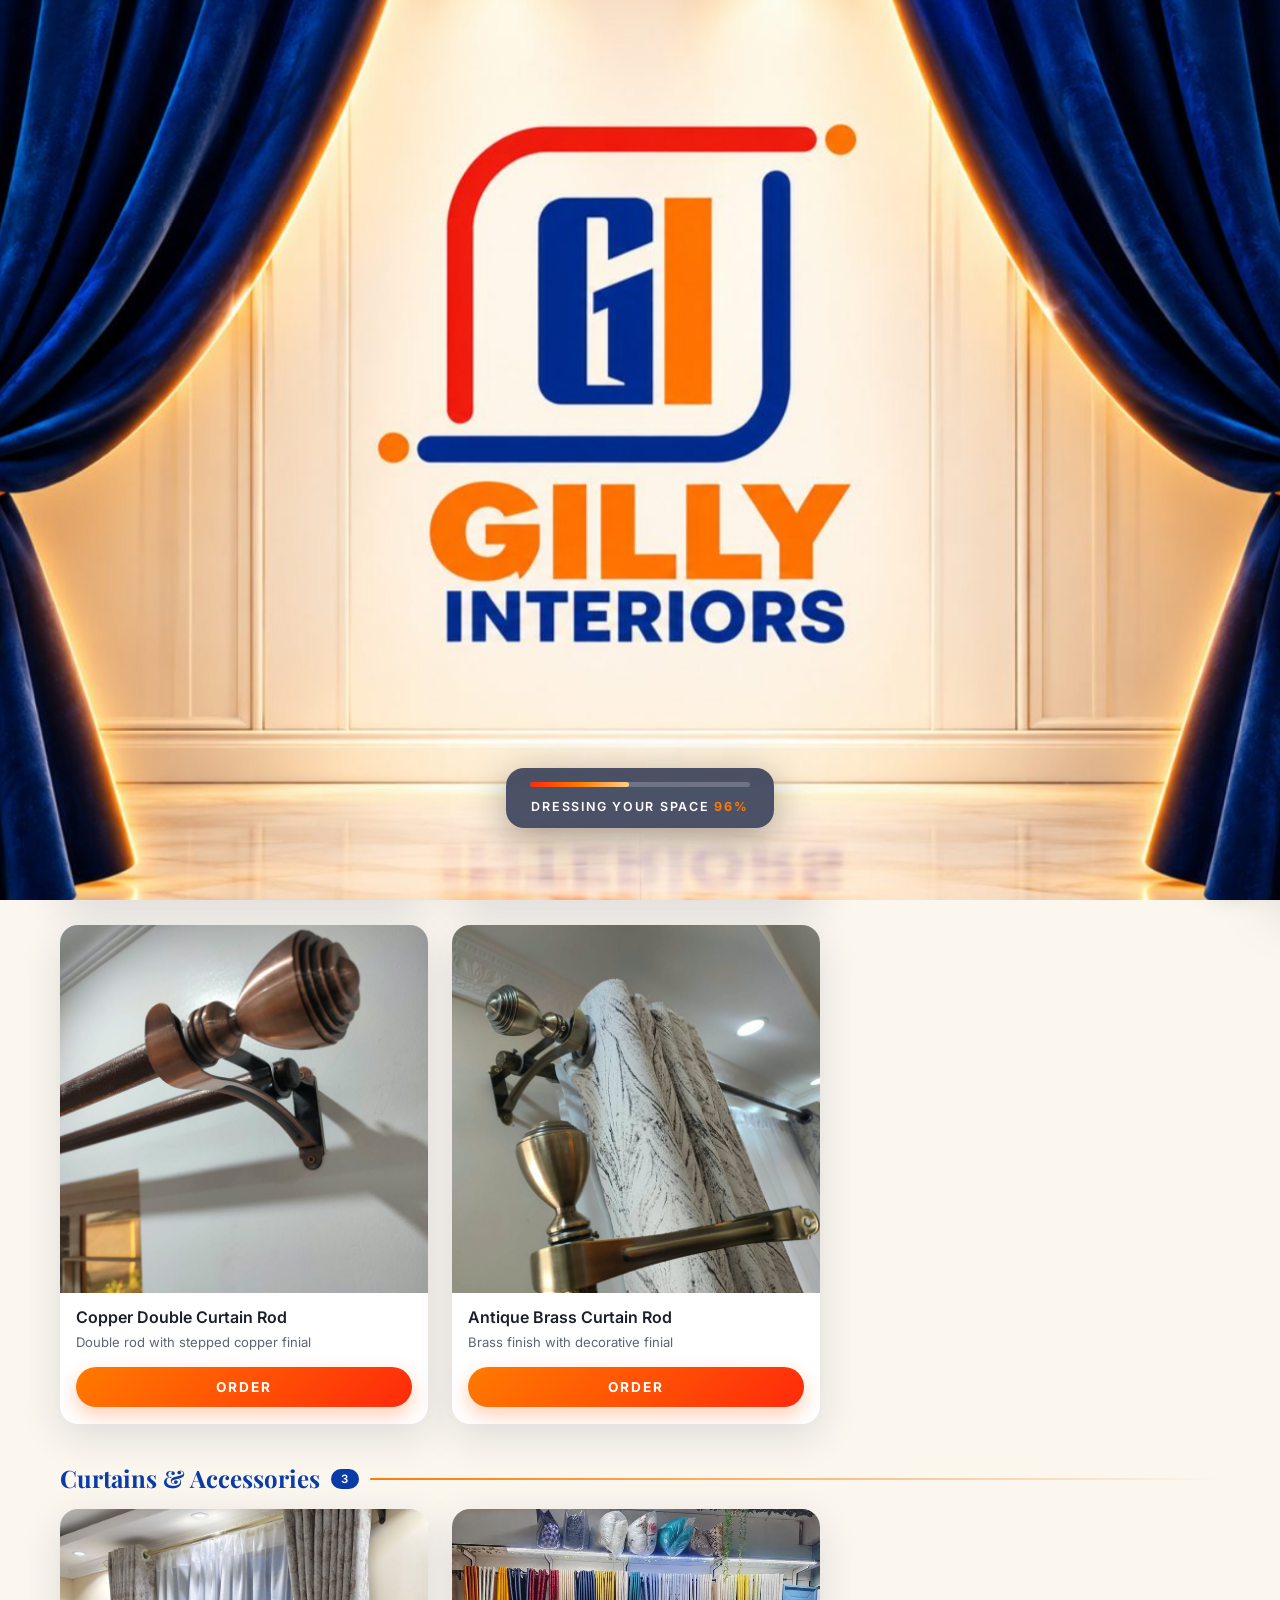
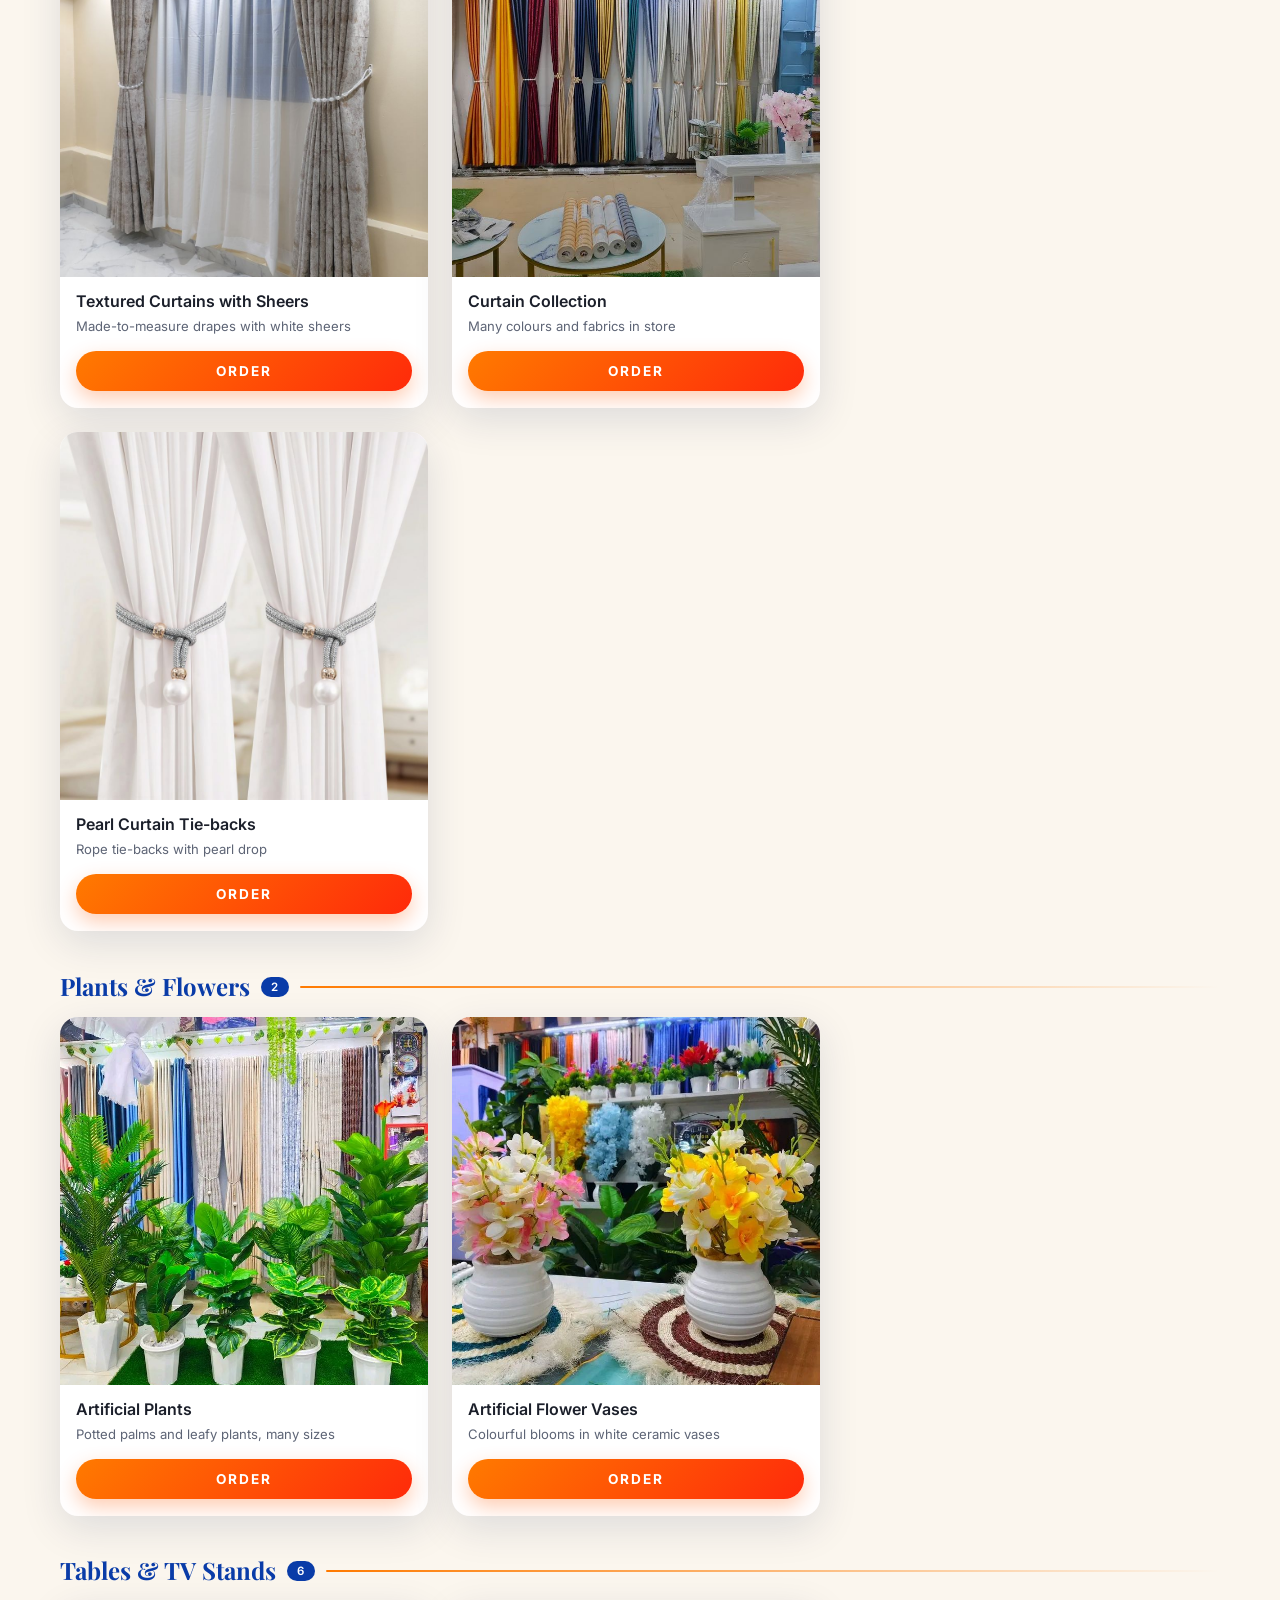
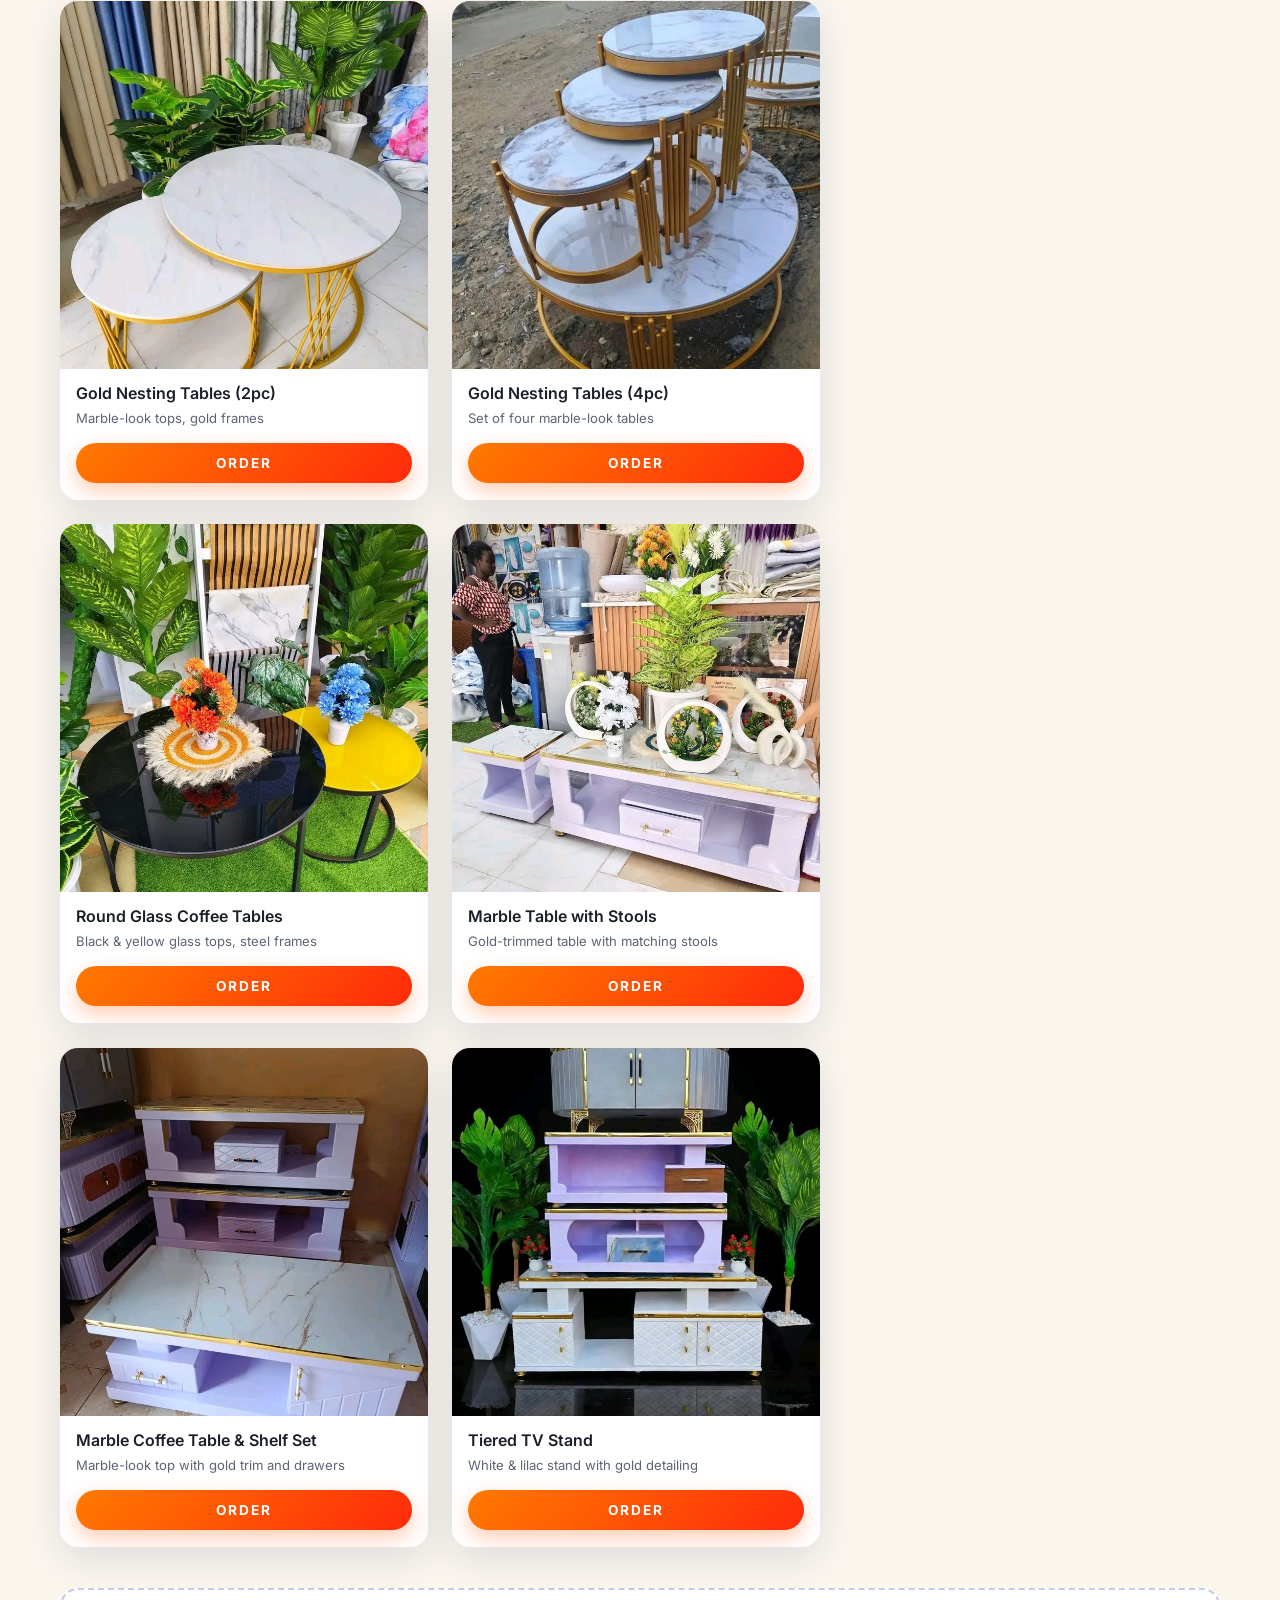
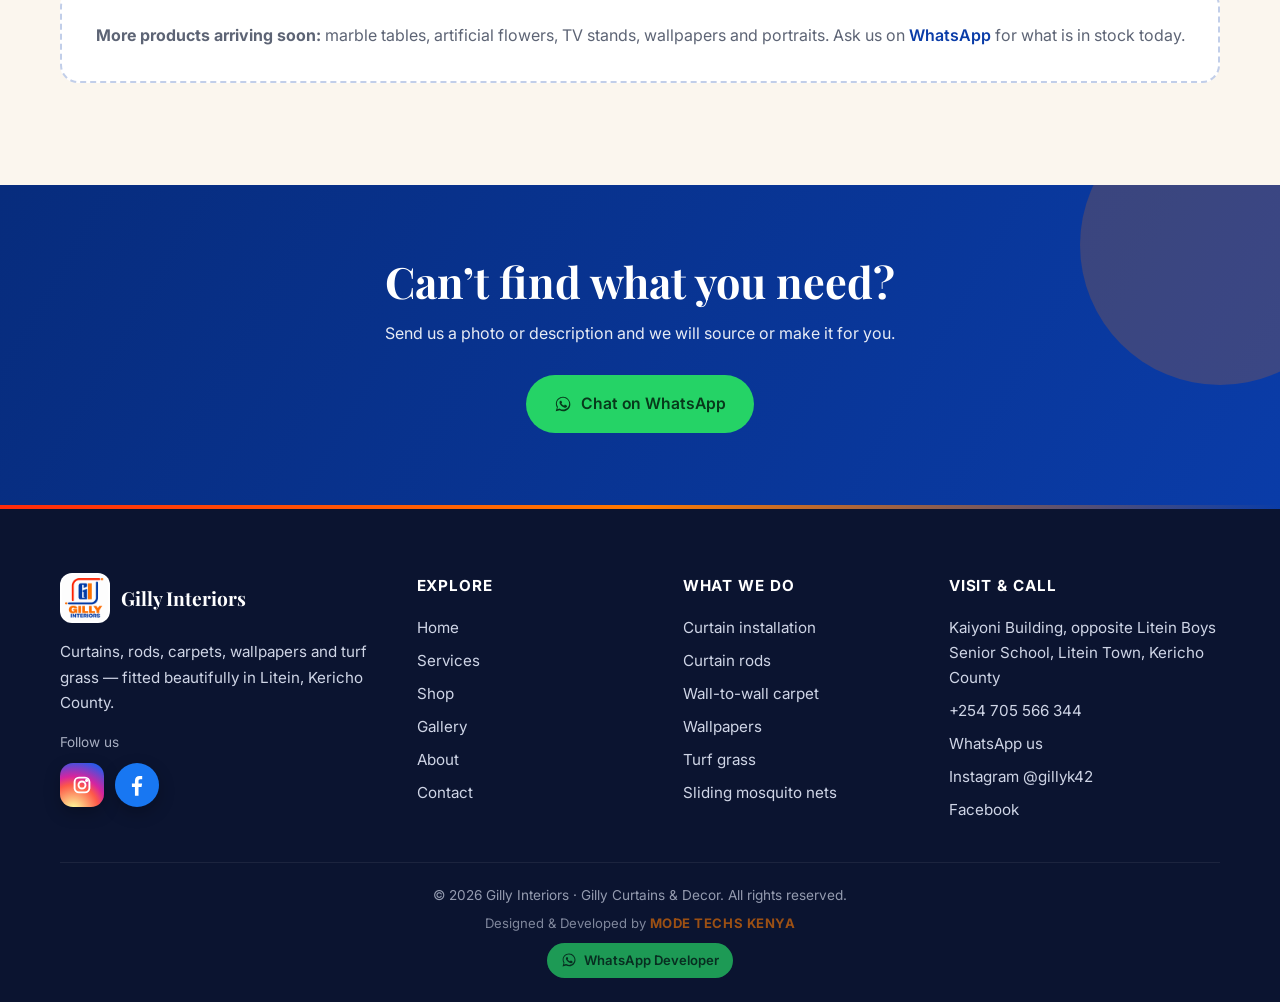
<file: shop.html>
<!DOCTYPE html>
<html lang="en"><head>
<meta charset="utf-8"><meta name="viewport" content="width=device-width,initial-scale=1">
<title>Shop | Gilly Interiors</title>
<meta name="description" content="Order curtain rods, décor, marble tables, artificial flowers, TV stands, wallpapers and portraits on WhatsApp.">
<meta property="og:title" content="Shop | Gilly Interiors"><meta property="og:description" content="Order curtain rods, décor, marble tables, artificial flowers, TV stands, wallpapers and portraits on WhatsApp."><meta property="og:image" content="https://gillyinteriors.co.ke/img/logo.png"><meta property="og:image:secure_url" content="https://gillyinteriors.co.ke/img/logo.png"><meta property="og:image:type" content="image/png"><meta property="og:image:width" content="480"><meta property="og:image:height" content="480"><meta property="og:url" content="https://gillyinteriors.co.ke/shop"><meta property="og:site_name" content="Gilly Interiors"><meta name="twitter:card" content="summary"><meta name="twitter:image" content="https://gillyinteriors.co.ke/img/logo.png"><meta property="og:type" content="website">
<meta name="theme-color" content="#0a3ca8">
<link rel="icon" href="https://gillyinteriors.co.ke/favicon.ico" sizes="48x48"><link rel="icon" type="image/png" href="https://gillyinteriors.co.ke/img/favicon-96.png" sizes="96x96"><link rel="icon" type="image/png" href="https://gillyinteriors.co.ke/img/favicon-192.png" sizes="192x192"><link rel="apple-touch-icon" href="https://gillyinteriors.co.ke/img/apple-touch-icon.png">
<link rel="preconnect" href="https://fonts.googleapis.com"><link rel="preconnect" href="https://fonts.gstatic.com" crossorigin>
<link href="https://fonts.googleapis.com/css2?family=Inter:wght@400;500;600;700&family=Playfair+Display:ital,wght@0,600;0,700;1,600&display=swap" rel="stylesheet">
<link rel="stylesheet" href="./style.css">
<script type="application/ld+json">{"@context":"https://schema.org","@type":"HomeAndConstructionBusiness","name":"Gilly Interiors","image":"img/logo.png","telephone":"+254705566344","address":{"@type":"PostalAddress","streetAddress":"Kaiyoni Building, opposite Litein Boys Senior School","addressLocality":"Litein","addressRegion":"Kericho County","addressCountry":"KE"},"sameAs":["https://instagram.com/gillyk42","https://www.facebook.com/share/1J3zjnJ5XR/"]}</script>
<noscript><style>#loader{display:none!important}</style></noscript>
<link rel="preload" as="image" href="img/intro.jpg">
</head><body>
<div id="loader" aria-hidden="true"><div class="ld-half l"><div class="ld-img"></div></div><div class="ld-half r"><div class="ld-img"></div></div><div class="ld-ui"><div class="ld-bar"><i></i></div><span class="ld-txt">Dressing your space <b>0%</b></span></div></div>
<header class="site-header"><div class="container nav">
<a href="index.html" class="brand"><img decoding="async" src="img/logo.png" alt="Gilly Interiors logo"><span>Gilly Interiors</span></a>
<button class="burger" aria-label="Menu"><span></span><span></span><span></span></button>
<ul class="nav-links"><li><a href="index.html" class="">Home</a></li><li><a href="services.html" class="">Services</a></li><li><a href="shop.html" class="active">Shop</a></li><li><a href="gallery.html" class="">Gallery</a></li><li><a href="about.html" class="">About</a></li><li><a href="contact.html" class="">Contact</a></li><li><a class="btn btn-wa" style="color:#07391b!important" target="_blank" rel="noopener" href="https://wa.me/254705566344?text=Hello%20Gilly%20Interiors">WhatsApp Us</a></li><li class="nav-social"><div class="social"><a class="soc ig" href="https://instagram.com/gillyk42" target="_blank" rel="noopener" aria-label="Gilly Interiors on Instagram"><svg viewBox="0 0 24 24" fill="none" stroke="#fff" stroke-width="1.9"><rect x="4.6" y="4.6" width="14.8" height="14.8" rx="4.4"/><circle cx="12" cy="12" r="3.5"/><circle cx="16.6" cy="7.4" r=".6" fill="#fff"/></svg></a><a class="soc fb" href="https://www.facebook.com/share/1J3zjnJ5XR/" target="_blank" rel="noopener" aria-label="Gilly Interiors on Facebook"><svg viewBox="0 0 24 24" fill="#fff"><path d="M13.4 22v-8.2h2.8l.5-3.3h-3.3V8.4c0-.9.4-1.7 1.8-1.7h1.6V3.8s-1.3-.2-2.5-.2c-2.6 0-4.2 1.600-4.200 4.400v2.500H7.300v3.300h2.800V22z"/></svg></a></div></li></ul>
</div></header>
<section class="page-hero"><div class="slides"><div class="slide" data-src="img/teal-lounge.jpg"></div><div class="slide" data-src="img/sunset-glow.jpg"></div><div class="slide" data-src="img/orange-accent.jpg"></div></div><div class="container"><h1>Shop</h1><p>Tap “Order on WhatsApp” and we will confirm availability and delivery.</p></div></section><section class="section"><div class="container"><div id="filters" class="filters"></div><div id="products" class="products"></div>
<div class="empty-note reveal"><b>More products arriving soon:</b> marble tables, artificial flowers, TV stands, wallpapers and portraits. Ask us on <a href="https://wa.me/254705566344" target="_blank" rel="noopener" style="color:var(--blue);font-weight:600">WhatsApp</a> for what is in stock today.</div></div></section><section class="cta-band"><div class="container reveal"><h2>Can’t find what you need?</h2><p>Send us a photo or description and we will source or make it for you.</p><a class="btn btn-wa" target="_blank" rel="noopener" href="https://wa.me/254705566344?text=Hello%20Gilly%20Interiors%2C%20I%20would%20like%20a%20quote"><svg viewBox="0 0 32 32"><path d="M16 3C9 3 3.3 8.6 3.3 15.5c0 2.4.7 4.7 1.9 6.6L3 29l7.100-1.900c1.900 1 4 1.600 6.200 1.600 7 0 12.700-5.600 12.700-12.500S23 3 16 3zm0 22.800c-2 0-3.900-.6-5.500-1.600l-.4-.2-4.200 1.100 1.100-4.100-.3-.4a10.200 10.200 0 0 1-1.600-5.500C5.100 9.600 10 5.100 16 5.100s10.900 4.500 10.900 10.400S22 25.800 16 25.800zm6-7.700c-.3-.2-1.900-.9-2.200-1s-.5-.2-.7.200-.8 1-1 1.200-.4.200-.7.100a8.400 8.400 0 0 1-4.100-3.600c-.3-.6.300-.5.900-1.700.1-.2 0-.4 0-.5l-1-2.300c-.3-.6-.5-.5-.7-.5h-.6c-.2 0-.6.100-.9.400s-1.200 1.200-1.200 2.800 1.200 3.300 1.400 3.500 2.300 3.600 5.700 5c2.100.9 2.900 1 3.900.8.600-.1 1.900-.8 2.200-1.500s.3-1.400.2-1.500-.3-.2-.6-.4z"/></svg> Chat on WhatsApp</a></div></section><footer><div class="container"><div class="fgrid">
<div><div class="flogo"><img decoding="async" src="img/logo.png" alt=""><span>Gilly Interiors</span></div><p style="max-width:32ch;font-size:.95rem">Curtains, rods, carpets, wallpapers and turf grass — fitted beautifully in Litein, Kericho County.</p><p style="margin-top:1rem;font-size:.85rem;opacity:.8">Follow us</p><div class="social"><a class="soc ig" href="https://instagram.com/gillyk42" target="_blank" rel="noopener" aria-label="Gilly Interiors on Instagram"><svg viewBox="0 0 24 24" fill="none" stroke="#fff" stroke-width="1.9"><rect x="4.6" y="4.6" width="14.8" height="14.8" rx="4.4"/><circle cx="12" cy="12" r="3.5"/><circle cx="16.6" cy="7.4" r=".6" fill="#fff"/></svg></a><a class="soc fb" href="https://www.facebook.com/share/1J3zjnJ5XR/" target="_blank" rel="noopener" aria-label="Gilly Interiors on Facebook"><svg viewBox="0 0 24 24" fill="#fff"><path d="M13.4 22v-8.2h2.8l.5-3.3h-3.3V8.4c0-.9.4-1.7 1.8-1.7h1.6V3.8s-1.3-.2-2.5-.2c-2.6 0-4.2 1.600-4.200 4.400v2.500H7.300v3.300h2.800V22z"/></svg></a></div></div>
<div><h4>EXPLORE</h4><ul><li><a href="index.html">Home</a></li><li><a href="services.html">Services</a></li><li><a href="shop.html">Shop</a></li><li><a href="gallery.html">Gallery</a></li><li><a href="about.html">About</a></li><li><a href="contact.html">Contact</a></li></ul></div>
<div><h4>WHAT WE DO</h4><ul><li>Curtain installation</li><li>Curtain rods</li><li>Wall-to-wall carpet</li><li>Wallpapers</li><li>Turf grass</li><li>Sliding mosquito nets</li></ul></div>
<div><h4>VISIT &amp; CALL</h4><ul><li>Kaiyoni Building, opposite Litein Boys Senior School, Litein Town, Kericho County</li><li><a href="tel:+254705566344">+254 705 566 344</a></li><li><a href="https://wa.me/254705566344" target="_blank" rel="noopener">WhatsApp us</a></li><li><a href="https://www.instagram.com/gillyk42" target="_blank" rel="noopener">Instagram @gillyk42</a></li><li><a href="https://www.facebook.com/share/1J3zjnJ5XR/" target="_blank" rel="noopener">Facebook</a></li></ul></div>
</div><div class="copy">© 2026 Gilly Interiors · Gilly Curtains &amp; Decor. All rights reserved.<br><span class="credit">Designed &amp; Developed by <strong>MODE TECHS KENYA</strong></span><br><a class="dev-wa" href="https://wa.me/254141116200?text=Hello%20MODE%20TECHS%20KENYA%2C%20I%20saw%20your%20work%20on%20the%20Gilly%20Interiors%20website." target="_blank" rel="noopener" aria-label="WhatsApp the developer"><svg viewBox="0 0 32 32" aria-hidden="true"><path d="M16 3C9 3 3.3 8.6 3.3 15.5c0 2.4.7 4.7 1.9 6.6L3 29l7.100-1.900c1.900 1 4 1.600 6.200 1.600 7 0 12.700-5.600 12.700-12.500S23 3 16 3zm0 22.800c-2 0-3.900-.6-5.500-1.600l-.4-.2-4.200 1.100 1.100-4.100-.3-.4a10.200 10.200 0 0 1-1.600-5.500C5.100 9.600 10 5.100 16 5.100s10.900 4.500 10.900 10.400S22 25.800 16 25.800zm6-7.700c-.3-.2-1.900-.9-2.200-1s-.5-.2-.7.200-.8 1-1 1.200-.4.200-.7.100a8.400 8.400 0 0 1-4.100-3.600c-.3-.6.300-.5.900-1.700.1-.2 0-.4 0-.5l-1-2.300c-.3-.6-.5-.5-.7-.5h-.6c-.2 0-.6.100-.9.400s-1.200 1.200-1.200 2.800 1.200 3.300 1.400 3.500 2.300 3.600 5.700 5c2.100.9 2.900 1 3.900.8.600-.1 1.900-.8 2.200-1.500s.3-1.400.2-1.500-.3-.2-.6-.4z"/></svg>WhatsApp Developer</a></div></div></footer>
<a class="wa-float" aria-label="Chat on WhatsApp" target="_blank" rel="noopener" href="https://wa.me/254705566344?text=Hello%20Gilly%20Interiors"><svg viewBox="0 0 32 32"><path d="M16 3C9 3 3.3 8.6 3.3 15.5c0 2.4.7 4.7 1.9 6.6L3 29l7.100-1.900c1.900 1 4 1.600 6.200 1.600 7 0 12.700-5.600 12.700-12.500S23 3 16 3zm0 22.800c-2 0-3.900-.6-5.500-1.600l-.4-.2-4.200 1.100 1.100-4.100-.3-.4a10.200 10.200 0 0 1-1.600-5.500C5.100 9.600 10 5.100 16 5.100s10.900 4.500 10.900 10.400S22 25.800 16 25.800zm6-7.700c-.3-.2-1.900-.9-2.200-1s-.5-.2-.7.200-.8 1-1 1.200-.4.200-.7.100a8.400 8.400 0 0 1-4.100-3.600c-.3-.6.300-.5.900-1.700.1-.2 0-.4 0-.5l-1-2.300c-.3-.6-.5-.5-.7-.5h-.6c-.2 0-.6.100-.9.400s-1.200 1.200-1.200 2.800 1.200 3.300 1.400 3.500 2.300 3.600 5.700 5c2.100.9 2.900 1 3.900.8.600-.1 1.900-.8 2.200-1.500s.3-1.400.2-1.500-.3-.2-.6-.4z"/></svg></a>
<script src="./products.js?v=20261018"></script><script src="./live.js?v=20261018"></script>
</body></html>
</file>
<file: style.css>
:root{
  --orange:#ff7a00; --orange-d:#e56a00; --blue:#0a3ca8; --blue-d:#072c7d; --red:#ff2a0a;
  --ink:#1b1f2a; --muted:#5d6475; --cream:#fbf6ee; --sand:#f3e9d8; --white:#fff;
  --wa:#25d366; --radius:18px; --shadow:0 12px 40px rgba(10,30,80,.12);
  --serif:'Playfair Display',Georgia,serif; --sans:'Inter',system-ui,-apple-system,Segoe UI,Roboto,sans-serif;
}
*{box-sizing:border-box;margin:0;padding:0}
html{scroll-behavior:smooth}
body{font-family:var(--sans);color:var(--ink);background:var(--cream);line-height:1.65;-webkit-font-smoothing:antialiased}
img{max-width:100%;display:block}
a{color:inherit;text-decoration:none}
.container{width:min(1160px,92%);margin-inline:auto}
h1,h2,h3{font-family:var(--serif);line-height:1.15;font-weight:700}
h2{font-size:clamp(1.8rem,4vw,2.7rem)}
.eyebrow{font:600 .78rem/1 var(--sans);letter-spacing:.2em;text-transform:uppercase;color:var(--orange-d);margin-bottom:.9rem;display:block}
.lead{color:var(--muted);font-size:1.08rem;max-width:62ch}
.section{padding:clamp(3.5rem,8vw,6.5rem) 0}
.section.alt{background:var(--white)}
.center{text-align:center}.center .lead{margin-inline:auto}

/* buttons */
.btn{display:inline-flex;align-items:center;gap:.55rem;padding:.9rem 1.6rem;border-radius:999px;font-weight:600;font-size:.98rem;border:2px solid transparent;cursor:pointer;transition:.25s;font-family:var(--sans)}
.btn-primary{background:var(--orange);color:#fff}.btn-primary:hover{background:var(--orange-d);transform:translateY(-2px)}
.btn-wa{background:var(--wa);color:#07391b}.btn-wa:hover{filter:brightness(.95);transform:translateY(-2px)}
.btn-ghost{border-color:rgba(255,255,255,.75);color:#fff}.btn-ghost:hover{background:#fff;color:var(--blue)}
.btn-outline{border-color:var(--blue);color:var(--blue)}.btn-outline:hover{background:var(--blue);color:#fff}
.btn svg{width:1.15em;height:1.15em;fill:currentColor}

/* header */
.site-header{position:fixed;inset:0 0 auto 0;z-index:50;transition:.3s;padding:.9rem 0}
.site-header.solid,.site-header.always-solid{background:rgba(255,255,255,.96);backdrop-filter:blur(10px);box-shadow:0 2px 18px rgba(0,0,0,.08);padding:.55rem 0}
.nav{display:flex;align-items:center;justify-content:space-between;gap:1rem}
.brand{display:flex;align-items:center;gap:.7rem;font:700 1.15rem var(--serif);color:#fff}
.brand img{width:46px;height:46px;border-radius:12px;background:#fff;padding:2px}
.solid .brand,.always-solid .brand{color:var(--blue)}
.nav-links{display:flex;gap:1.6rem;align-items:center;list-style:none}
.nav-links a{font-weight:500;font-size:.95rem;color:#fff;position:relative;padding:.3rem 0}
.solid .nav-links a,.always-solid .nav-links a{color:var(--ink)}
.nav-links a:not(.btn)::after{content:"";position:absolute;left:0;bottom:-2px;height:2px;width:0;background:var(--orange);transition:.25s}
.nav-links a:hover::after,.nav-links a.active::after{width:100%}
.nav-links .btn{padding:.6rem 1.2rem;font-size:.9rem;color:#fff!important}
.burger{display:none;background:none;border:0;cursor:pointer;width:42px;height:42px;position:relative}
.burger span{position:absolute;left:9px;right:9px;height:2px;background:#fff;transition:.3s}
.solid .burger span,.always-solid .burger span{background:var(--ink)}
.burger span:nth-child(1){top:13px}.burger span:nth-child(2){top:20px}.burger span:nth-child(3){top:27px}
.burger.open span:nth-child(1){top:20px;transform:rotate(45deg)}
.burger.open span:nth-child(2){opacity:0}
.burger.open span:nth-child(3){top:20px;transform:rotate(-45deg)}
@media(max-width:860px){
  .burger{display:block}
  .nav-links{position:fixed;inset:0 0 0 30%;background:#fff;flex-direction:column;justify-content:center;gap:1.6rem;transform:translateX(100%);transition:.35s;box-shadow:-20px 0 50px rgba(0,0,0,.2)}
  .nav-links.open{transform:none}
  .nav-links a{color:var(--ink)!important;font-size:1.1rem}
  .burger.open span{background:var(--ink)}
  .burger{z-index:60}
}

/* hero */
.hero{position:relative;min-height:100svh;display:grid;place-items:center;color:#fff;overflow:hidden;isolation:isolate;text-align:center}
.slides{position:absolute;inset:0;z-index:-2;background:#1a1a1a}
.slide{position:absolute;inset:0;background-size:cover;background-position:center;opacity:0;transform:scale(1.04);transition:opacity 2.4s ease-in-out,transform 9s ease-out;will-change:opacity,transform}
.slide.active{opacity:1;transform:scale(1.14)}
.hero::before{content:"";position:absolute;inset:0;z-index:-1;background:
  radial-gradient(ellipse at center,rgba(8,20,55,.22) 0%,rgba(8,20,55,.5) 75%),
  linear-gradient(180deg,rgba(8,20,55,.5),rgba(8,20,55,.08) 35%,rgba(8,20,55,.6))}
.hero-inner{padding:7rem 0 5.5rem;display:flex;flex-direction:column;align-items:center}
.hero-logo{width:clamp(150px,22vw,230px);aspect-ratio:1;border-radius:50%;background:#fff;padding:12px;box-shadow:0 18px 60px rgba(0,0,0,.45),0 0 0 8px rgba(255,255,255,.18);margin-bottom:1.8rem;object-fit:contain;animation:float 6s ease-in-out infinite}
@keyframes float{50%{transform:translateY(-8px)}}
.hero h1{font-size:clamp(2.2rem,6.2vw,4.4rem);text-shadow:0 3px 24px rgba(0,0,0,.45);max-width:16ch}
.hero h1 em{font-style:italic;color:#ffc27a}
.hero p{max-width:56ch;margin:1.2rem auto 2rem;font-size:clamp(1rem,2.2vw,1.2rem);color:rgba(255,255,255,.92);text-shadow:0 2px 12px rgba(0,0,0,.4)}
.hero-cta{display:flex;gap:.9rem;flex-wrap:wrap;justify-content:center}
.dots{position:absolute;bottom:1.6rem;left:50%;transform:translateX(-50%);display:flex;gap:.5rem}
.dots button{width:9px;height:9px;border-radius:99px;border:0;background:rgba(255,255,255,.45);cursor:pointer;transition:.3s;padding:0}
.dots button.active{width:28px;background:var(--orange)}
.scroll-hint{position:absolute;bottom:3.4rem;left:50%;transform:translateX(-50%);font-size:.72rem;letter-spacing:.25em;text-transform:uppercase;opacity:.75}

/* page hero */
.page-hero{position:relative;padding:9rem 0 4.5rem;color:#fff;text-align:center;isolation:isolate;overflow:hidden}
.page-hero .slides{z-index:-2}.page-hero::before{content:"";position:absolute;inset:0;z-index:-1;background:linear-gradient(180deg,rgba(8,20,55,.72),rgba(8,20,55,.55))}
.page-hero h1{font-size:clamp(2rem,5vw,3.4rem)}
.page-hero p{opacity:.9;margin-top:.8rem;max-width:56ch;margin-inline:auto}

/* trust strip */
.strip{background:var(--blue);color:#fff;padding:1.4rem 0}
.strip ul{list-style:none;display:flex;flex-wrap:wrap;justify-content:space-around;gap:.8rem 2rem;font-weight:600;font-size:.95rem}
.strip li::before{content:"✦";color:var(--orange);margin-right:.5rem}

/* cards */
.grid{display:grid;gap:1.6rem}
.g3{grid-template-columns:repeat(auto-fit,minmax(280px,1fr))}
.g2{grid-template-columns:repeat(auto-fit,minmax(320px,1fr))}
.card{background:#fff;border-radius:var(--radius);padding:2rem;box-shadow:var(--shadow);transition:.3s;border:1px solid rgba(10,60,168,.06)}
.card:hover{transform:translateY(-6px)}
.card .ico{width:54px;height:54px;border-radius:14px;background:linear-gradient(135deg,var(--orange),#ffb15c);display:grid;place-items:center;margin-bottom:1.1rem;color:#fff}
.card .ico svg{width:26px;height:26px;stroke:#fff;fill:none;stroke-width:1.8;stroke-linecap:round;stroke-linejoin:round}
.card h3{font-size:1.3rem;margin-bottom:.5rem;color:var(--blue)}
.card p{color:var(--muted);font-size:.98rem}
.head{margin-bottom:3rem}

/* split */
.split{display:grid;grid-template-columns:1fr 1fr;gap:clamp(2rem,5vw,4.5rem);align-items:center}
.split img{border-radius:var(--radius);box-shadow:var(--shadow);width:100%;height:100%;max-height:560px;object-fit:cover}
.split .stack{position:relative}
.split .stack::after{content:"";position:absolute;inset:auto -14px -14px auto;width:60%;height:60%;border:3px solid var(--orange);border-radius:var(--radius);z-index:-1}
@media(max-width:820px){.split{grid-template-columns:1fr}}
.ticks{list-style:none;margin:1.4rem 0 1.8rem}
.ticks li{padding-left:1.8rem;position:relative;margin-bottom:.6rem}
.ticks li::before{content:"";position:absolute;left:0;top:.5em;width:.9rem;height:.5rem;border-left:3px solid var(--orange);border-bottom:3px solid var(--orange);transform:rotate(-45deg)}

/* gallery */
.gallery{columns:3 260px;column-gap:1.2rem}
.gallery figure{break-inside:avoid;margin-bottom:1.2rem;border-radius:var(--radius);overflow:hidden;position:relative;cursor:zoom-in;box-shadow:var(--shadow)}
.gallery img{width:100%;transition:transform .6s}
.gallery figure:hover img{transform:scale(1.06)}
.gallery figcaption{position:absolute;inset:auto 0 0 0;padding:2.4rem 1rem .9rem;color:#fff;font-weight:500;background:linear-gradient(transparent,rgba(0,0,0,.7));font-size:.92rem}
.lightbox{position:fixed;inset:0;background:rgba(5,12,30,.92);z-index:100;display:none;place-items:center;padding:1.5rem;cursor:zoom-out}
.lightbox.open{display:grid}
.lightbox img{max-height:90vh;border-radius:12px}

/* shop */
.filters{display:flex;gap:.6rem;flex-wrap:wrap;justify-content:center;margin-bottom:2.2rem}
.filters button{padding:.55rem 1.2rem;border-radius:999px;border:1.5px solid var(--blue);background:transparent;color:var(--blue);font-weight:600;cursor:pointer;font-family:var(--sans)}
.filters button.active{background:var(--blue);color:#fff}
.products{display:grid;gap:1.5rem;grid-template-columns:repeat(auto-fill,minmax(250px,1fr))}
.product{background:#fff;border-radius:var(--radius);overflow:hidden;box-shadow:var(--shadow);display:flex;flex-direction:column;transition:.3s}
.product:hover{transform:translateY(-5px)}
.product .ph{aspect-ratio:4/5;overflow:hidden;background:var(--sand)}
.product .ph img{width:100%;height:100%;object-fit:cover}
.product .info{padding:1.1rem 1.2rem 1.3rem;display:flex;flex-direction:column;gap:.35rem;flex:1}
.product .cat{font-size:.72rem;letter-spacing:.14em;text-transform:uppercase;color:var(--orange-d);font-weight:700}
.product h3{font-family:var(--sans);font-size:1.05rem;font-weight:600}
.product .price{font-size:1.25rem;font-weight:700;color:var(--blue);margin-top:auto}
.product .price small{font-size:.8rem;color:var(--muted);font-weight:500}
.product .btn{justify-content:center;margin-top:.7rem;padding:.7rem 1rem;font-size:.92rem}
.empty-note{text-align:center;background:#fff;border:2px dashed rgba(10,60,168,.25);padding:2rem;border-radius:var(--radius);color:var(--muted);margin-top:1.6rem}

/* crew */
.crew{display:grid;gap:1.4rem;grid-template-columns:repeat(auto-fit,minmax(220px,1fr))}
.person{text-align:center}
.person img{border-radius:var(--radius);aspect-ratio:3/4;object-fit:cover;width:100%;box-shadow:var(--shadow)}
.person h3{font-size:1.1rem;margin-top:.9rem;color:var(--blue)}
.person span{color:var(--muted);font-size:.9rem}

/* contact */
.info-list{list-style:none;display:grid;gap:1.2rem;margin:1.6rem 0}
.info-list li{display:flex;gap:1rem;align-items:flex-start}
.info-list .ic{flex:none;width:46px;height:46px;border-radius:12px;background:var(--blue);display:grid;place-items:center}
.info-list svg{width:22px;height:22px;stroke:#fff;fill:none;stroke-width:1.8;stroke-linecap:round;stroke-linejoin:round}
.info-list strong{display:block;color:var(--blue)}
form.quote{background:#fff;padding:2rem;border-radius:var(--radius);box-shadow:var(--shadow);display:grid;gap:1rem}
form.quote label{font-weight:600;font-size:.9rem;display:grid;gap:.35rem}
form.quote input,form.quote select,form.quote textarea{font:inherit;padding:.8rem 1rem;border:1.5px solid #d9dde6;border-radius:12px;background:#fafbfd}
form.quote input:focus,form.quote select:focus,form.quote textarea:focus{outline:none;border-color:var(--orange);box-shadow:0 0 0 3px rgba(255,122,0,.18)}
.map{border:0;width:100%;height:340px;border-radius:var(--radius);box-shadow:var(--shadow);margin-top:2rem}

/* cta band */
.cta-band{background:linear-gradient(120deg,var(--blue-d),var(--blue));color:#fff;text-align:center;padding:4.5rem 0;position:relative;overflow:hidden}
.cta-band::after{content:"";position:absolute;right:-80px;top:-80px;width:280px;height:280px;border-radius:50%;background:var(--orange);opacity:.2}
.cta-band h2{margin-bottom:.8rem}.cta-band p{opacity:.9;margin-bottom:1.8rem}

/* footer */
footer{background:#0b1430;color:#cfd5e6;padding:4rem 0 1.5rem}
.fgrid{display:grid;gap:2.5rem;grid-template-columns:1.4fr 1fr 1fr 1.2fr}
@media(max-width:820px){.fgrid{grid-template-columns:1fr 1fr}}
@media(max-width:520px){.fgrid{grid-template-columns:1fr}}
footer h4{color:#fff;font-family:var(--sans);font-size:.95rem;margin-bottom:1rem;letter-spacing:.06em}
footer ul{list-style:none;display:grid;gap:.5rem;font-size:.95rem}
footer a:hover{color:var(--orange)}
footer .flogo{display:flex;align-items:center;gap:.7rem;margin-bottom:1rem;color:#fff;font:700 1.2rem var(--serif)}
footer .flogo img{width:50px;border-radius:12px;background:#fff;padding:2px}
.copy{border-top:1px solid rgba(255,255,255,.1);margin-top:2.5rem;padding-top:1.3rem;text-align:center;font-size:.85rem;opacity:.7}

/* floating whatsapp */
.wa-float{position:fixed;right:18px;bottom:18px;z-index:60;width:60px;height:60px;border-radius:50%;background:var(--wa);display:grid;place-items:center;box-shadow:0 8px 28px rgba(0,0,0,.3);animation:pulse 2.4s infinite}
.wa-float svg{width:32px;height:32px;fill:#fff}
@keyframes pulse{0%{box-shadow:0 0 0 0 rgba(37,211,102,.55),0 8px 28px rgba(0,0,0,.3)}70%{box-shadow:0 0 0 18px rgba(37,211,102,0),0 8px 28px rgba(0,0,0,.3)}100%{box-shadow:0 0 0 0 rgba(37,211,102,0),0 8px 28px rgba(0,0,0,.3)}}

/* reveal */
.js .reveal{opacity:0;transform:translateY(26px);transition:opacity .8s,transform .8s}
.js .reveal.in{opacity:1;transform:none}
@media(prefers-reduced-motion:reduce){.slide,.hero-logo,.wa-float{animation:none!important;transition:opacity 1s!important;transform:none!important}.reveal{opacity:1;transform:none}}
.products{justify-content:center}

/* button spinner */
.is-loading{position:relative;pointer-events:none;opacity:.9}
.is-loading::after{content:"";width:1em;height:1em;border-radius:50%;border:2.5px solid rgba(255,255,255,.35);border-top-color:#fff;animation:spin .7s linear infinite;flex:none}
.btn-wa.is-loading::after,.filters button.is-loading::after,.btn-outline.is-loading::after{border-color:rgba(10,60,168,.25);border-top-color:var(--blue)}
@keyframes spin{to{transform:rotate(360deg)}}

/* ---------- brand polish ---------- */
.strip{border-top:4px solid transparent;border-image:linear-gradient(90deg,var(--red),var(--orange),var(--blue)) 1}
.eyebrow::before{content:"";display:inline-block;width:26px;height:3px;border-radius:3px;background:linear-gradient(90deg,var(--red),var(--orange));vertical-align:middle;margin-right:.6rem}
.center .eyebrow::before{display:none}
.btn-primary{background:linear-gradient(135deg,var(--orange),var(--red));box-shadow:0 8px 22px rgba(255,90,0,.35)}
.btn-primary:hover{background:linear-gradient(135deg,var(--orange-d),var(--red))}
.card{border-top:3px solid var(--orange)}
.card:nth-child(3n+2){border-top-color:var(--blue)}.card:nth-child(3n){border-top-color:var(--red)}
footer{border-top:4px solid transparent;border-image:linear-gradient(90deg,var(--red),var(--orange),var(--blue)) 1}
.btn,.filters button{-webkit-tap-highlight-color:transparent}
.btn:active{transform:scale(.97)}

/* ---------- loader v2: curtains open ---------- */
#loader{position:fixed;inset:0;z-index:999;background:#06143a;overflow:hidden;transition:opacity .5s,visibility .5s}
#loader.hide{opacity:0;visibility:hidden;pointer-events:none}
.ld-half{position:absolute;top:0;bottom:0;width:50%;overflow:hidden;transition:transform 1.15s cubic-bezier(.77,0,.18,1);will-change:transform}
.ld-half.l{left:0}.ld-half.r{right:0}
.ld-img{position:absolute;top:0;bottom:0;width:100vw;background:#06143a url(img/intro.jpg) center/cover no-repeat;animation:kb 5s ease-out forwards}
.ld-half.l .ld-img{left:0}.ld-half.r .ld-img{right:0}
@media(max-aspect-ratio:1/1){.ld-img{background-size:auto 58%}}
@keyframes kb{from{transform:scale(1.0)}to{transform:scale(1.07)}}
#loader::after{content:"";position:absolute;inset:0;background:linear-gradient(105deg,transparent 35%,rgba(255,255,255,.28) 50%,transparent 65%);transform:translateX(-100%);animation:sweep 2.4s ease-in-out .5s infinite;pointer-events:none}
@keyframes sweep{to{transform:translateX(100%)}}
.ld-ui{position:absolute;left:50%;bottom:8vh;transform:translateX(-50%);display:flex;flex-direction:column;align-items:center;gap:.7rem;padding:.9rem 1.5rem;border-radius:18px;background:rgba(6,20,58,.72);backdrop-filter:blur(8px);box-shadow:0 10px 40px rgba(0,0,0,.35);animation:rise .9s ease both;transition:opacity .4s,transform .6s;z-index:2}
@keyframes rise{from{opacity:0;transform:translate(-50%,18px)}}
.ld-bar{width:min(220px,56vw);height:5px;border-radius:9px;background:rgba(255,255,255,.2);overflow:hidden}
.ld-bar i{display:block;height:100%;width:45%;border-radius:9px;background:linear-gradient(90deg,var(--red),var(--orange),#ffd08a);animation:ld 1.1s ease-in-out infinite}
@keyframes ld{0%{transform:translateX(-100%)}100%{transform:translateX(230%)}}
.ld-txt{color:#fff;font:600 .78rem var(--sans);letter-spacing:.14em;text-transform:uppercase;white-space:nowrap}
.ld-txt b{color:var(--orange);display:inline-block;min-width:3ch;text-align:right}
#loader.open .ld-half.l{transform:translateX(-101%)}
#loader.open .ld-half.r{transform:translateX(101%)}
#loader.open .ld-ui{opacity:0;transform:translate(-50%,10px)}
#loader.open::after{opacity:0}
#loader.quick .ld-half{transition:none}
#loader.quick{transition:opacity .3s,visibility .3s}
#loader.quick .ld-img{animation:none}

/* ---------- menu fix (phone) ---------- */
body.menu-open{overflow:hidden}
body.menu-open .wa-float{display:none}
.nav-social{display:none}
@media(max-width:860px){
  .site-header.solid,.site-header.always-solid{backdrop-filter:none;-webkit-backdrop-filter:none;background:#fff}
  .nav-links{inset:0 0 0 28%;height:100dvh;overflow-y:auto;padding:5rem 1.5rem 2rem;justify-content:flex-start;gap:1.3rem;z-index:55}
  .nav-social{display:block;margin-top:.5rem}
}

/* ---------- compact hero ---------- */
.hero{min-height:0;height:clamp(300px,46vh,460px)}
.hero-logo,.scroll-hint{display:none}
.hero-inner{padding:5.2rem 0 2.6rem}
.hero h1{font-size:clamp(1.9rem,4.6vw,3.2rem);max-width:20ch}
.hero p{margin:.8rem auto 1.3rem;font-size:clamp(.95rem,1.8vw,1.1rem)}
.dots{bottom:.9rem}
.page-hero{padding:7rem 0 2.6rem}
@media(max-width:600px){
  .hero{height:auto;min-height:0}
  .hero-inner{padding:4.9rem 0 2.4rem}
  .hero h1{font-size:1.75rem;max-width:17ch}
  .hero p{display:none}
  .hero .btn{padding:.65rem 1.2rem;font-size:.9rem}
  .hero-cta{margin-top:1rem}
  .page-hero{padding:5.8rem 0 1.8rem}
  .page-hero h1{font-size:1.7rem}.page-hero p{font-size:.92rem;margin-top:.4rem}
}
.hero h1,.hero p,.hero-cta,.page-hero h1,.page-hero p{animation:up .9s cubic-bezier(.2,.7,.2,1) both}
.hero p,.page-hero p{animation-delay:.15s}.hero-cta{animation-delay:.3s}
@keyframes up{from{opacity:0;transform:translateY(22px)}}

/* ---------- life & effects ---------- */
#prog{position:fixed;top:0;left:0;height:3px;width:0;z-index:70;background:linear-gradient(90deg,var(--red),var(--orange),var(--blue));box-shadow:0 0 10px rgba(255,122,0,.6)}
img.lz{filter:blur(16px);transform:scale(1.04);background:linear-gradient(100deg,#ece4d6 30%,#f8f3ea 50%,#ece4d6 70%) 0 0/200% 100%;animation:sk 1.2s linear infinite}
img.lz.loaded{filter:none;transform:none;animation:none;transition:filter .7s ease,transform .7s ease}
@keyframes sk{to{background-position:-200% 0}}
.strip ul.marquee{flex-wrap:nowrap;justify-content:flex-start;width:max-content;gap:0;animation:mq 26s linear infinite}
.strip ul.marquee li{white-space:nowrap;padding:0 1.6rem}
.strip{overflow:hidden}
@keyframes mq{to{transform:translateX(-50%)}}
.btn-primary{overflow:hidden;position:relative}
.btn-primary::before{content:"";position:absolute;top:0;left:-70%;width:45%;height:100%;background:linear-gradient(100deg,transparent,rgba(255,255,255,.45),transparent);transform:skewX(-20deg);animation:shine 3.6s ease-in-out 1.5s infinite}
@keyframes shine{0%,60%{left:-70%}100%{left:130%}}
.card .ico{transition:transform .45s}.card:hover .ico{transform:rotate(-8deg) scale(1.1)}
.cta-band::after{animation:drift 9s ease-in-out infinite alternate}
@keyframes drift{to{transform:translate(-40px,30px) scale(1.2)}}
.product,.gallery figure{transition:transform .35s,box-shadow .35s}
.product:hover,.gallery figure:hover{transform:translateY(-6px);box-shadow:0 18px 50px rgba(10,30,80,.2)}
.brand img{transition:transform .5s}.brand:hover img{transform:rotate(-6deg) scale(1.06)}

/* ---------- social logos ---------- */
.social{display:flex;gap:.7rem;margin-top:.6rem}
.soc{width:44px;height:44px;border-radius:13px;display:grid;place-items:center;transition:transform .3s,box-shadow .3s;box-shadow:0 6px 16px rgba(0,0,0,.25)}
.soc svg{width:24px;height:24px}
.soc:hover{transform:translateY(-4px) scale(1.08);box-shadow:0 10px 24px rgba(0,0,0,.35)}
.soc.ig{background:radial-gradient(circle at 30% 107%,#fdf497 0,#fdf497 5%,#fd5949 45%,#d6249f 60%,#285AEB 90%)}
.soc.fb{background:#1877f2;border-radius:50%}
.soc.fb svg{width:26px;height:26px}
@media(prefers-reduced-motion:reduce){.strip ul.marquee,.btn-primary::before,#loader::after,.cta-band::after{animation:none!important}}

/* ---------- half-screen hero with prominent logo ---------- */
.hero{height:50svh;min-height:340px;display:grid;place-items:center}
.hero-inner{padding:1.2rem 0 2.4rem;justify-content:center}
.hero .hero-logo{display:block;width:clamp(84px,17svh,150px);padding:7px;margin:0 0 .9rem;box-shadow:0 12px 40px rgba(0,0,0,.45),0 0 0 5px rgba(255,255,255,.2)}
.hero h1{font-size:clamp(1.6rem,5.2vw,3rem);max-width:20ch;line-height:1.12}
.hero-cta{margin-top:1rem}
.hero-top:not(.solid) .brand{opacity:0;pointer-events:none}
.brand{transition:opacity .3s}
@media(max-width:600px){.hero{height:50svh;min-height:330px}.hero .btn{padding:.6rem 1.1rem;font-size:.88rem}}

/* ---------- contact: more icons + map buttons ---------- */
.soc.wa{background:#25d366;border-radius:50%}
.soc.wa svg{width:26px;height:26px}
.soc.call{background:var(--blue)}
.info-list .social{margin-top:.5rem}
.info-list .social svg{stroke:none}
.info-list .social .soc.ig svg,.info-list .social .soc.call svg{stroke:#fff;fill:none}
.info-list .social .soc.fb svg,.info-list .social .soc.wa svg{fill:#fff}
.info-list .social .soc.ig svg circle:last-child{fill:#fff;stroke:none}
.map-btns{display:flex;gap:.8rem;justify-content:center;flex-wrap:wrap;margin-top:1.4rem}

/* footer credit */
.copy .credit{display:inline-block;margin-top:.45rem;font-size:.82rem;opacity:.85}
.copy .credit strong{color:var(--orange);letter-spacing:.04em}

.dev-wa{display:inline-flex;align-items:center;gap:.4rem;margin-top:.5rem;padding:.4rem .9rem;border-radius:999px;background:#25d366;color:#07391b;font-size:.82rem;font-weight:600;transition:transform .25s,filter .25s}
.dev-wa svg{width:16px;height:16px;fill:currentColor}
.dev-wa:hover{transform:translateY(-2px);filter:brightness(.95);color:#07391b}
</file>
